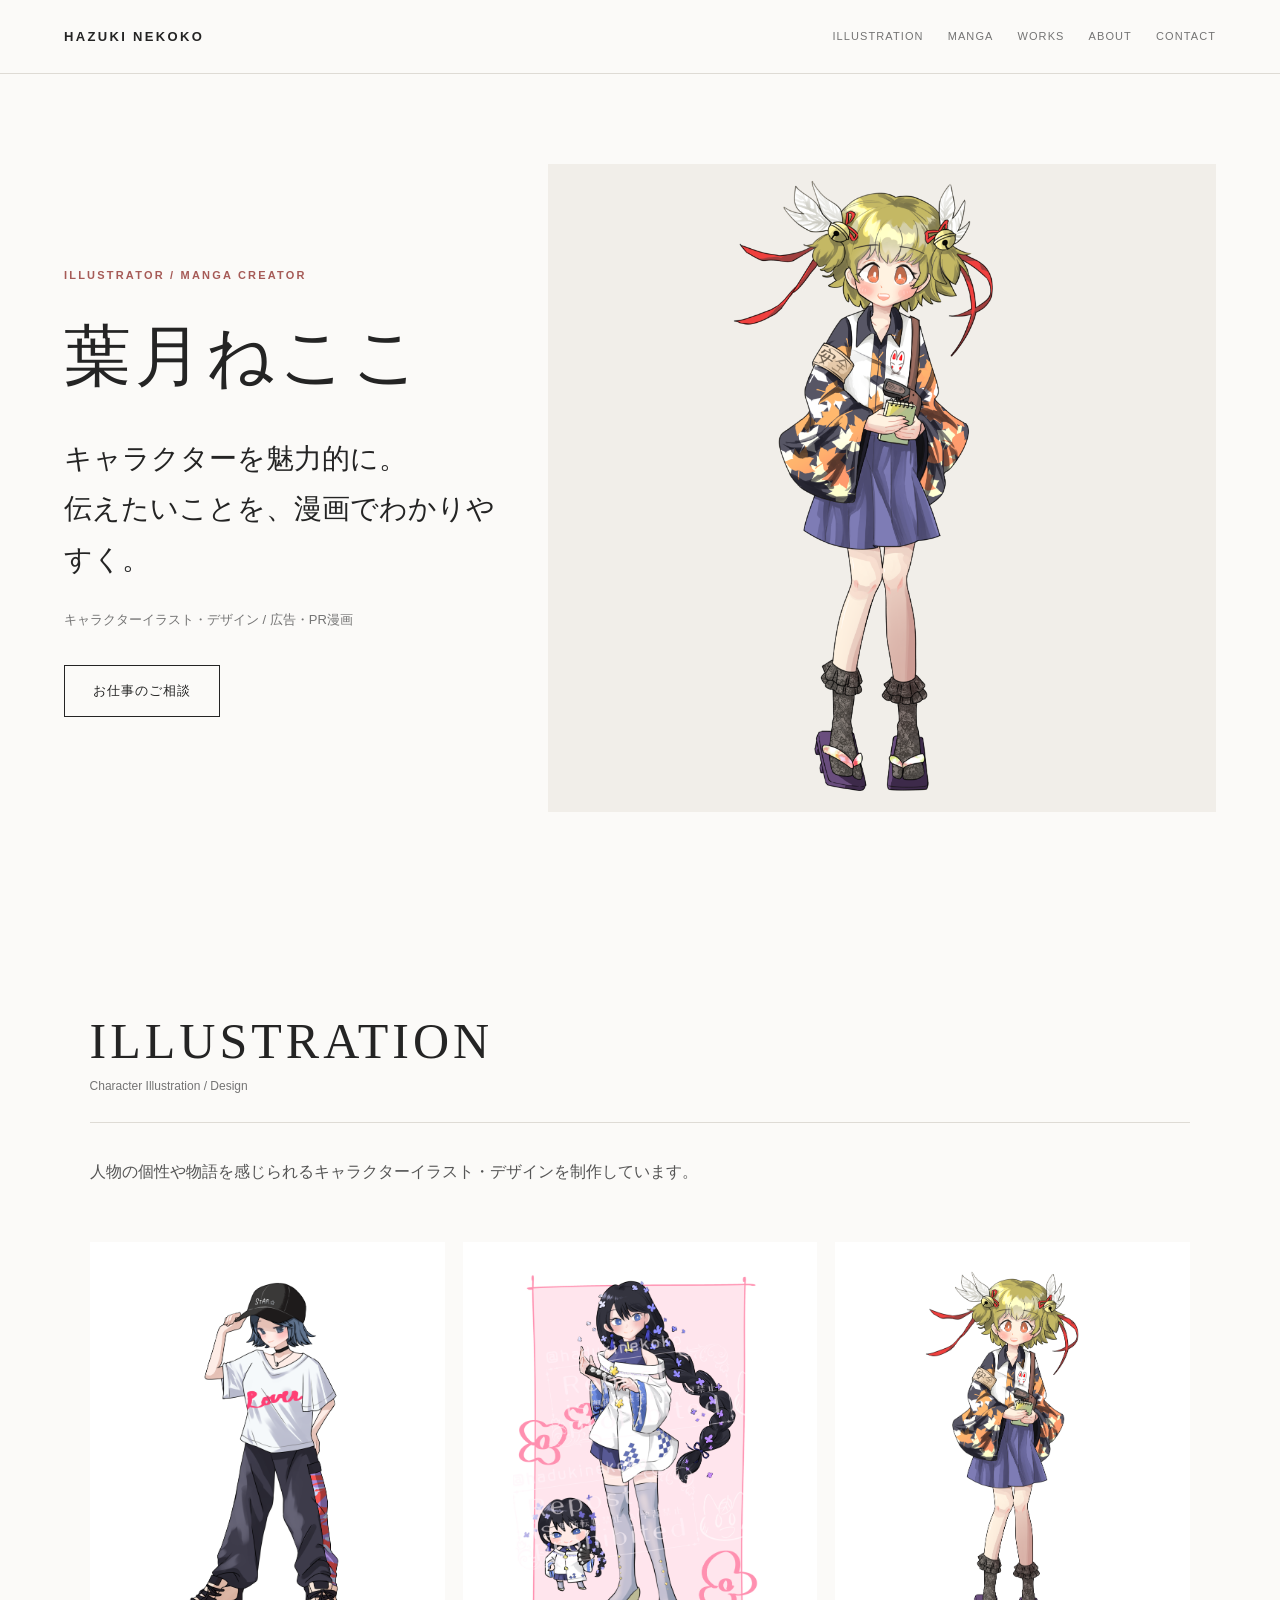
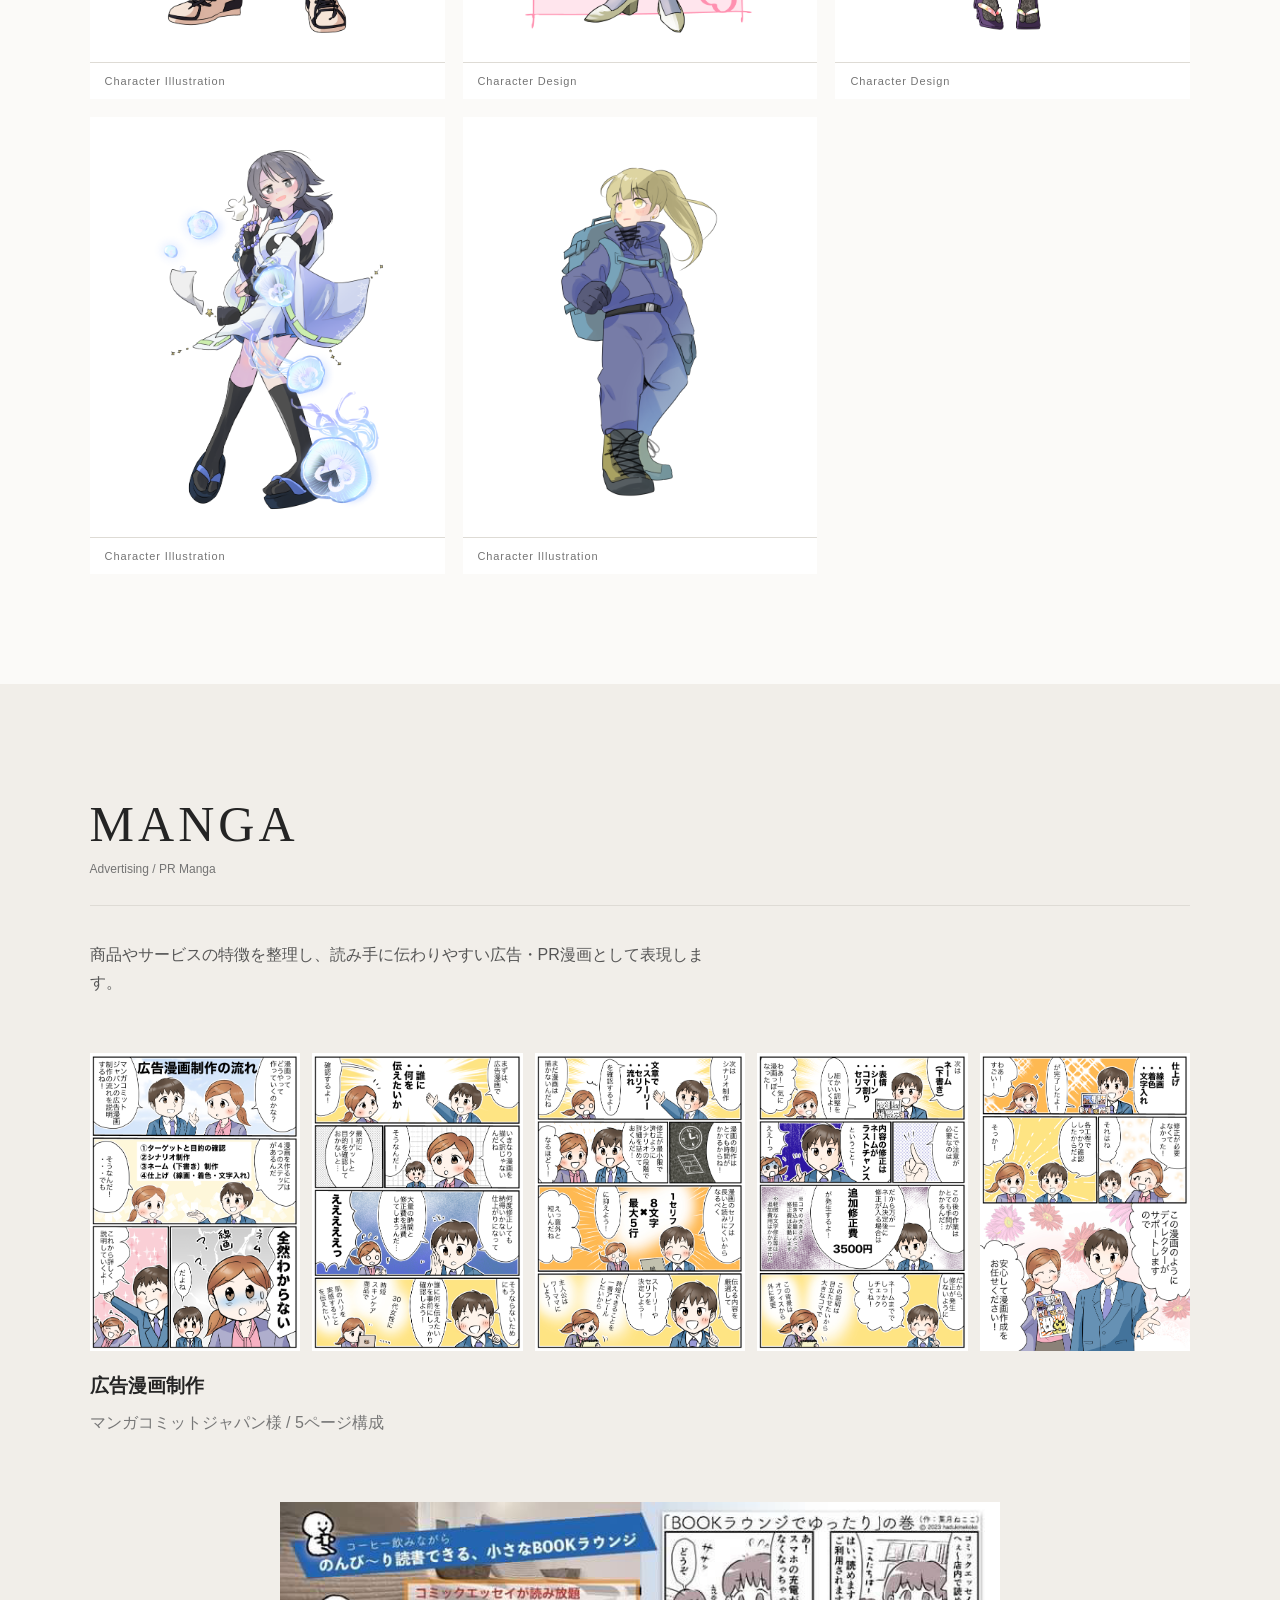
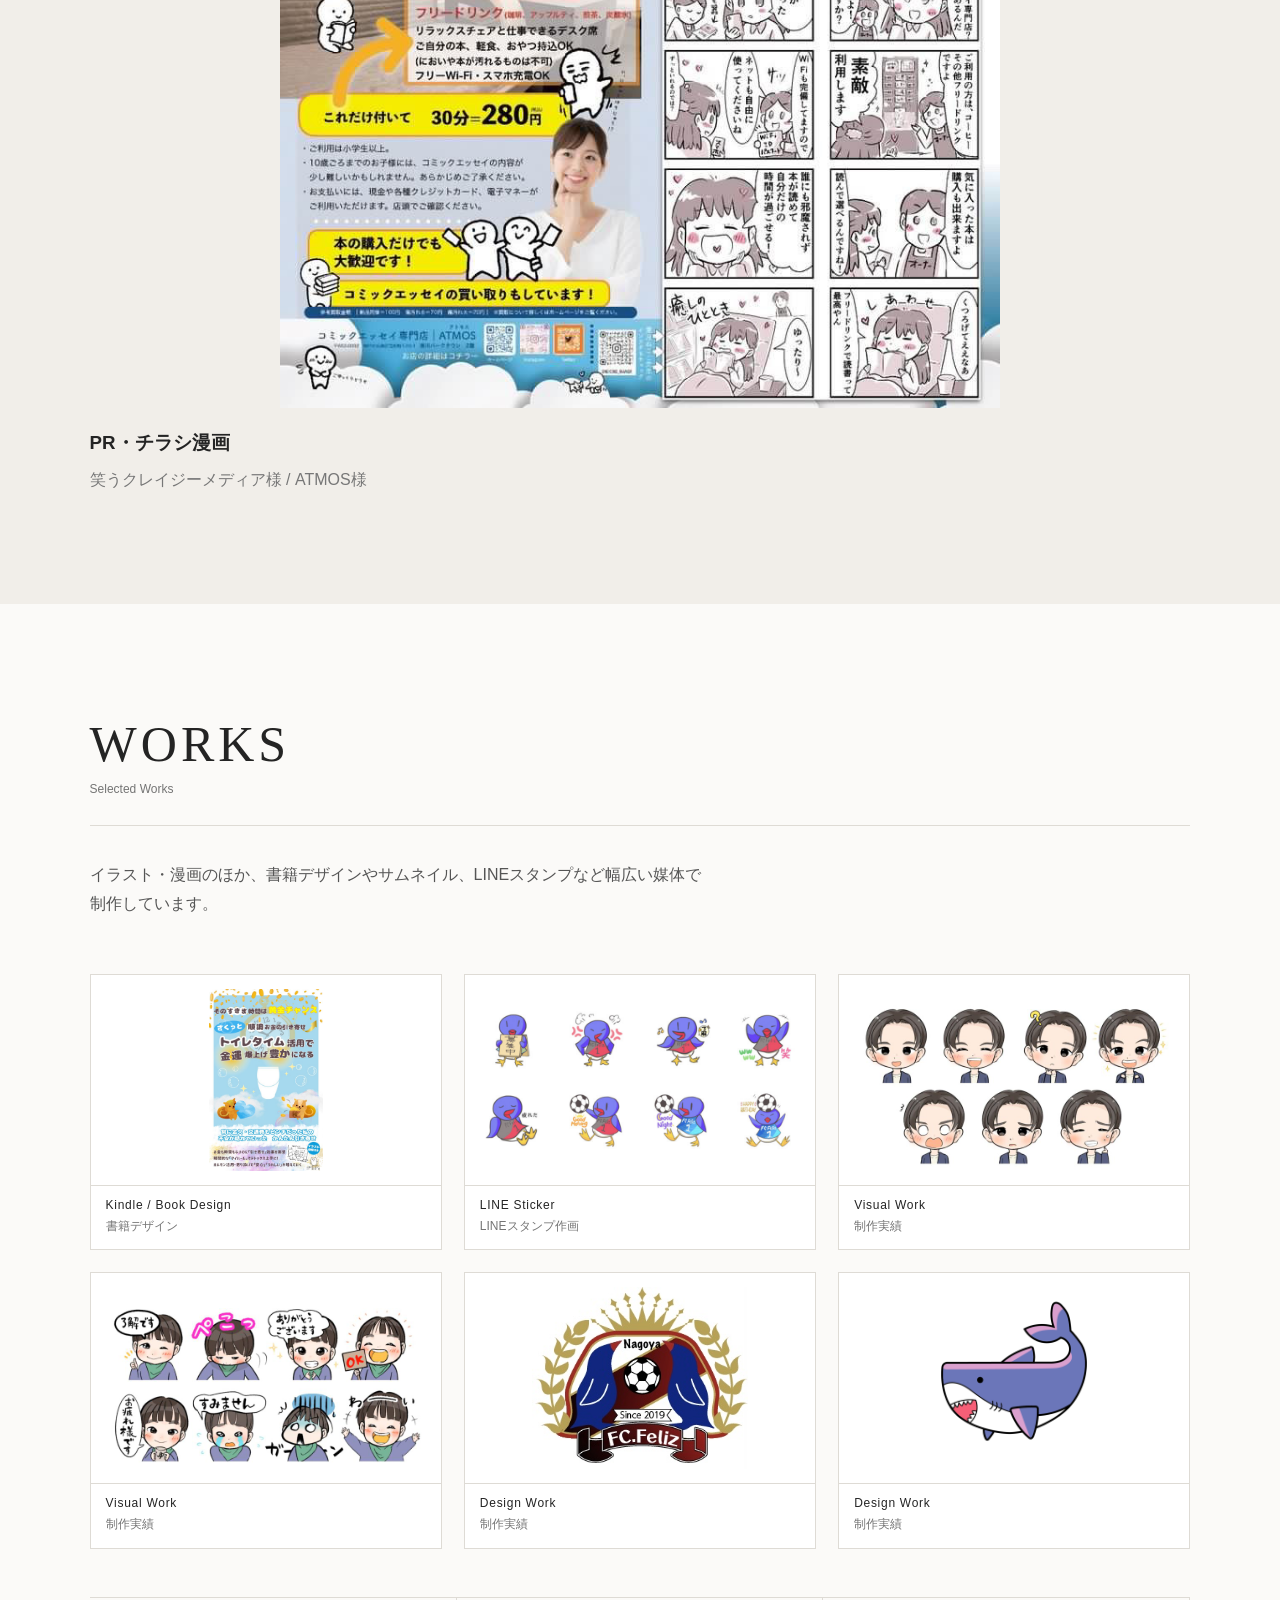
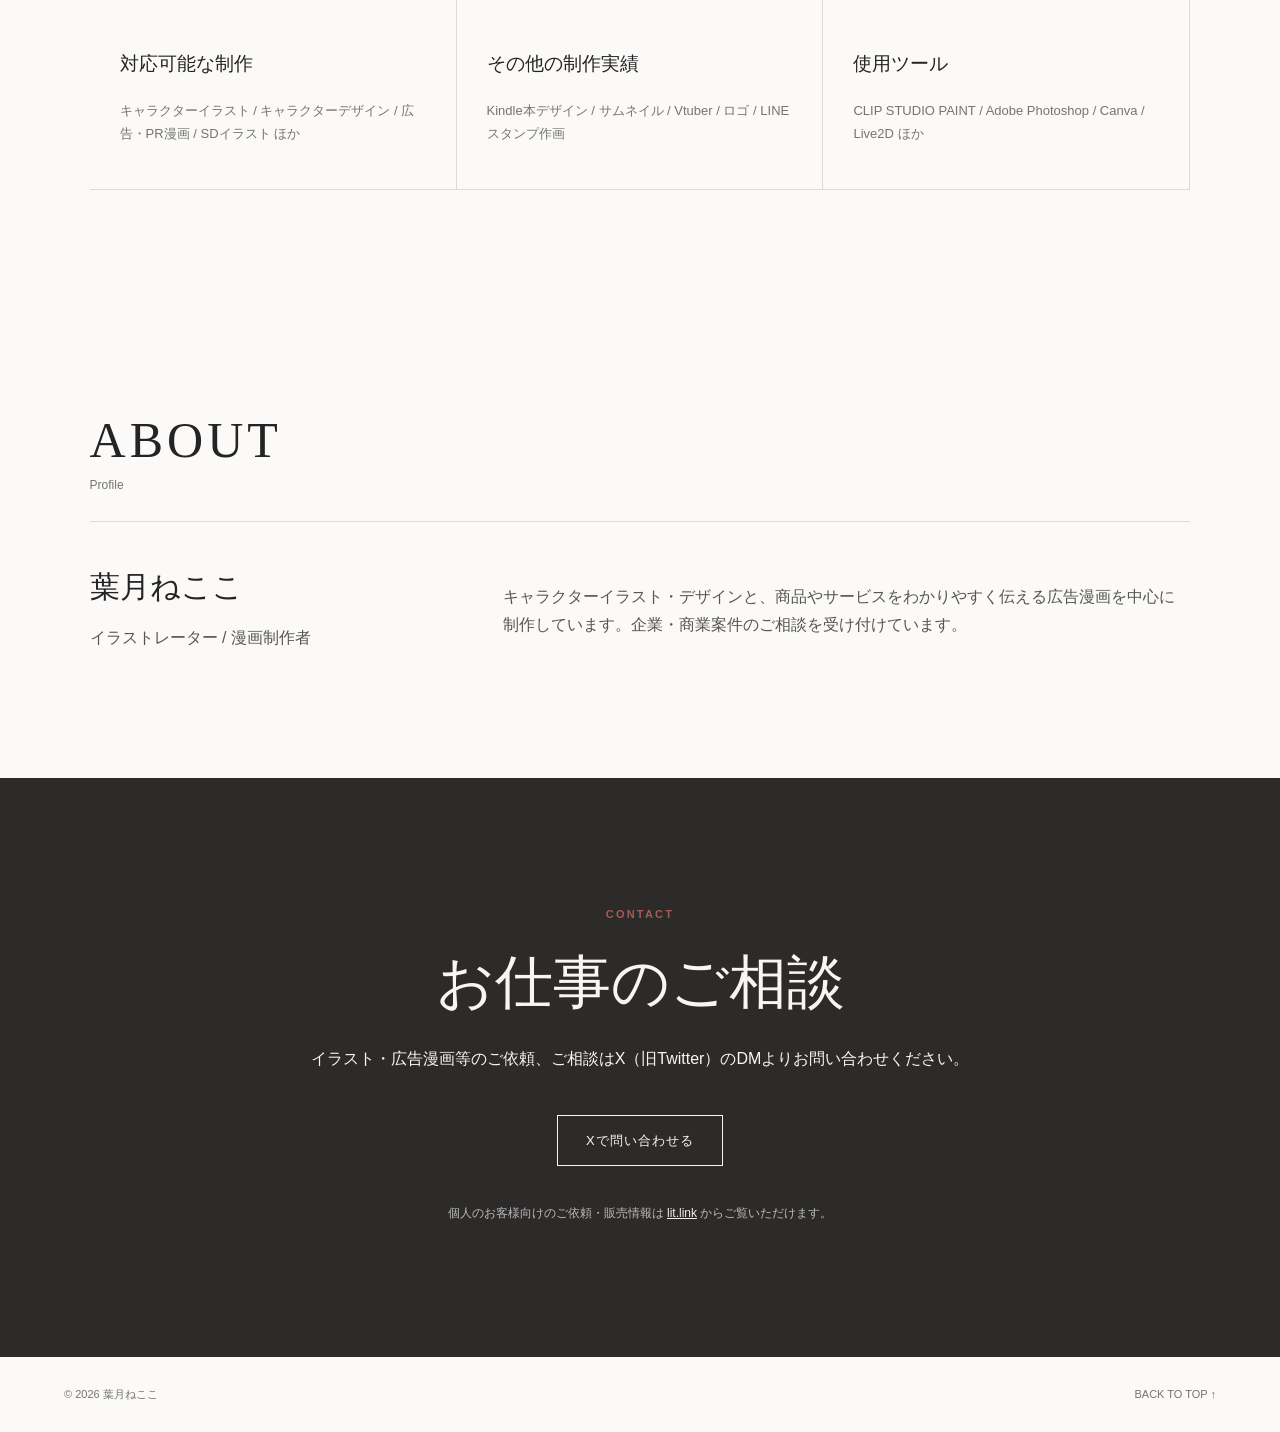
<file: index.html>
<!doctype html><html lang='ja'><head><meta charset='utf-8'><meta name='viewport' content='width=device-width,initial-scale=1'><title>葉月ねここ | Portfolio</title><meta name='description' content='葉月ねここの企業・商業案件向けポートフォリオ。キャラクターイラスト・デザイン、広告・PR漫画。'><link rel='stylesheet' href='style.css'></head><body>
<header class='header'><a class='logo' href='#top'>HAZUKI NEKOKO</a><nav><a href='#illustration'>ILLUSTRATION</a><a href='#manga'>MANGA</a><a href='#works'>WORKS</a><a href='#about'>ABOUT</a><a href='#contact'>CONTACT</a></nav></header>
<main id='top'>
<section class='hero'><div class='hero-copy'><p class='eyebrow'>ILLUSTRATOR / MANGA CREATOR</p><h1>葉月ねここ</h1><p class='lead'>キャラクターを魅力的に。<br>伝えたいことを、漫画でわかりやすく。</p><p class='sub'>キャラクターイラスト・デザイン / 広告・PR漫画</p><a class='button' href='#contact'>お仕事のご相談</a></div><div class='hero-art'><img id='hero-random-image' src='images/illustration-main.png' alt='葉月ねここ イラスト作品'></div></section>
<section id='illustration' class='section'><div class='section-head'><div><h2>ILLUSTRATION</h2><span>Character Illustration / Design</span></div></div><p class='intro'>人物の個性や物語を感じられるキャラクターイラスト・デザインを制作しています。</p><div class='gallery'><figure><img src='images/character67.png' alt='キャラクターイラスト'><figcaption>Character Illustration</figcaption></figure><figure><img src='images/asukame.png' alt='キャラクターデザイン'><figcaption>Character Design</figcaption></figure><figure><img src='images/character66.png' alt='キャラクターデザイン'><figcaption>Character Design</figcaption></figure><figure><img src='images/character65.png' alt='キャラクターイラスト'><figcaption>Character Illustration</figcaption></figure><figure><img src='images/character64.png' alt='キャラクターイラスト'><figcaption>Character Illustration</figcaption></figure></div></section>
<section id='manga' class='section soft'><div class='section-head'><div><h2>MANGA</h2><span>Advertising / PR Manga</span></div></div><p class='intro'>商品やサービスの特徴を整理し、読み手に伝わりやすい広告・PR漫画として表現します。</p><div class='manga-project'><div class='manga-pages'><img src='images/mcj1.jpg' alt='マンガコミットジャパン様 広告漫画 1ページ目'><img src='images/mcj2.jpg' alt='マンガコミットジャパン様 広告漫画 2ページ目'><img src='images/mcj3.jpg' alt='マンガコミットジャパン様 広告漫画 3ページ目'><img src='images/mcj4.jpg' alt='マンガコミットジャパン様 広告漫画 4ページ目'><img src='images/mcj5.jpg' alt='マンガコミットジャパン様 広告漫画 5ページ目'></div><h3>広告漫画制作</h3><p>マンガコミットジャパン様 / 5ページ構成</p></div><div class='manga-project atmos'><img class='manga-single' src='images/atmos.jpg' alt='ATMOS様 チラシ漫画'><h3>PR・チラシ漫画</h3><p>笑うクレイジーメディア様 / ATMOS様</p></div></section>
<section id='works' class='section'><div class='section-head'><div><h2>WORKS</h2><span>Selected Works</span></div></div><p class='intro'>イラスト・漫画のほか、書籍デザインやサムネイル、LINEスタンプなど幅広い媒体で制作しています。</p><div class='works-gallery'><figure><img src='images/works-kindle.jpg' alt='Kindle本デザイン実績'><figcaption><strong>Kindle / Book Design</strong><span>書籍デザイン</span></figcaption></figure><figure><img src='images/works-line.jpg' alt='LINEスタンプ作画実績'><figcaption><strong>LINE Sticker</strong><span>LINEスタンプ作画</span></figcaption></figure><figure><img src='images/works-piyo.jpg' alt='制作実績'><figcaption><strong>Visual Work</strong><span>制作実績</span></figcaption></figure><figure><img src='images/works-yuzora.jpg' alt='制作実績'><figcaption><strong>Visual Work</strong><span>制作実績</span></figcaption></figure><figure><img src='images/works30.jpg' alt='制作実績'><figcaption><strong>Design Work</strong><span>制作実績</span></figcaption></figure><figure><img src='images/works31.png' alt='制作実績'><figcaption><strong>Design Work</strong><span>制作実績</span></figcaption></figure></div><div class='works-info'><div><h3>対応可能な制作</h3><p>キャラクターイラスト / キャラクターデザイン / 広告・PR漫画 / SDイラスト ほか</p></div><div><h3>その他の制作実績</h3><p>Kindle本デザイン / サムネイル / Vtuber / ロゴ / LINEスタンプ作画</p></div><div><h3>使用ツール</h3><p>CLIP STUDIO PAINT / Adobe Photoshop / Canva / Live2D ほか</p></div></div></section>
<section id='about' class='section about'><div class='section-head'><div><h2>ABOUT</h2><span>Profile</span></div></div><div class='about-grid'><div><h3>葉月ねここ</h3><p>イラストレーター / 漫画制作者</p></div><p>キャラクターイラスト・デザインと、商品やサービスをわかりやすく伝える広告漫画を中心に制作しています。企業・商業案件のご相談を受け付けています。</p></div></section>
<section id='contact' class='section contact'><p class='eyebrow'>CONTACT</p><h2>お仕事のご相談</h2><p>イラスト・広告漫画等のご依頼、ご相談はX（旧Twitter）のDMよりお問い合わせください。</p><a class='button light' href='https://x.com/hazuki_draw' target='_blank' rel='noopener'>Xで問い合わせる</a><p class='personal'>個人のお客様向けのご依頼・販売情報は <a href='https://lit.link/hadukinekoko' target='_blank' rel='noopener'>lit.link</a> からご覧いただけます。</p></section>
</main><footer><span>© 2026 葉月ねここ</span><a href='#top'>BACK TO TOP ↑</a></footer><script>(function(){const images=['images/illustration-main.png','images/character67.png','images/character66.png','images/character65.png'];const image=document.getElementById('hero-random-image');if(image){image.src=images[Math.floor(Math.random()*images.length)];}})();</script></body></html>
</file>
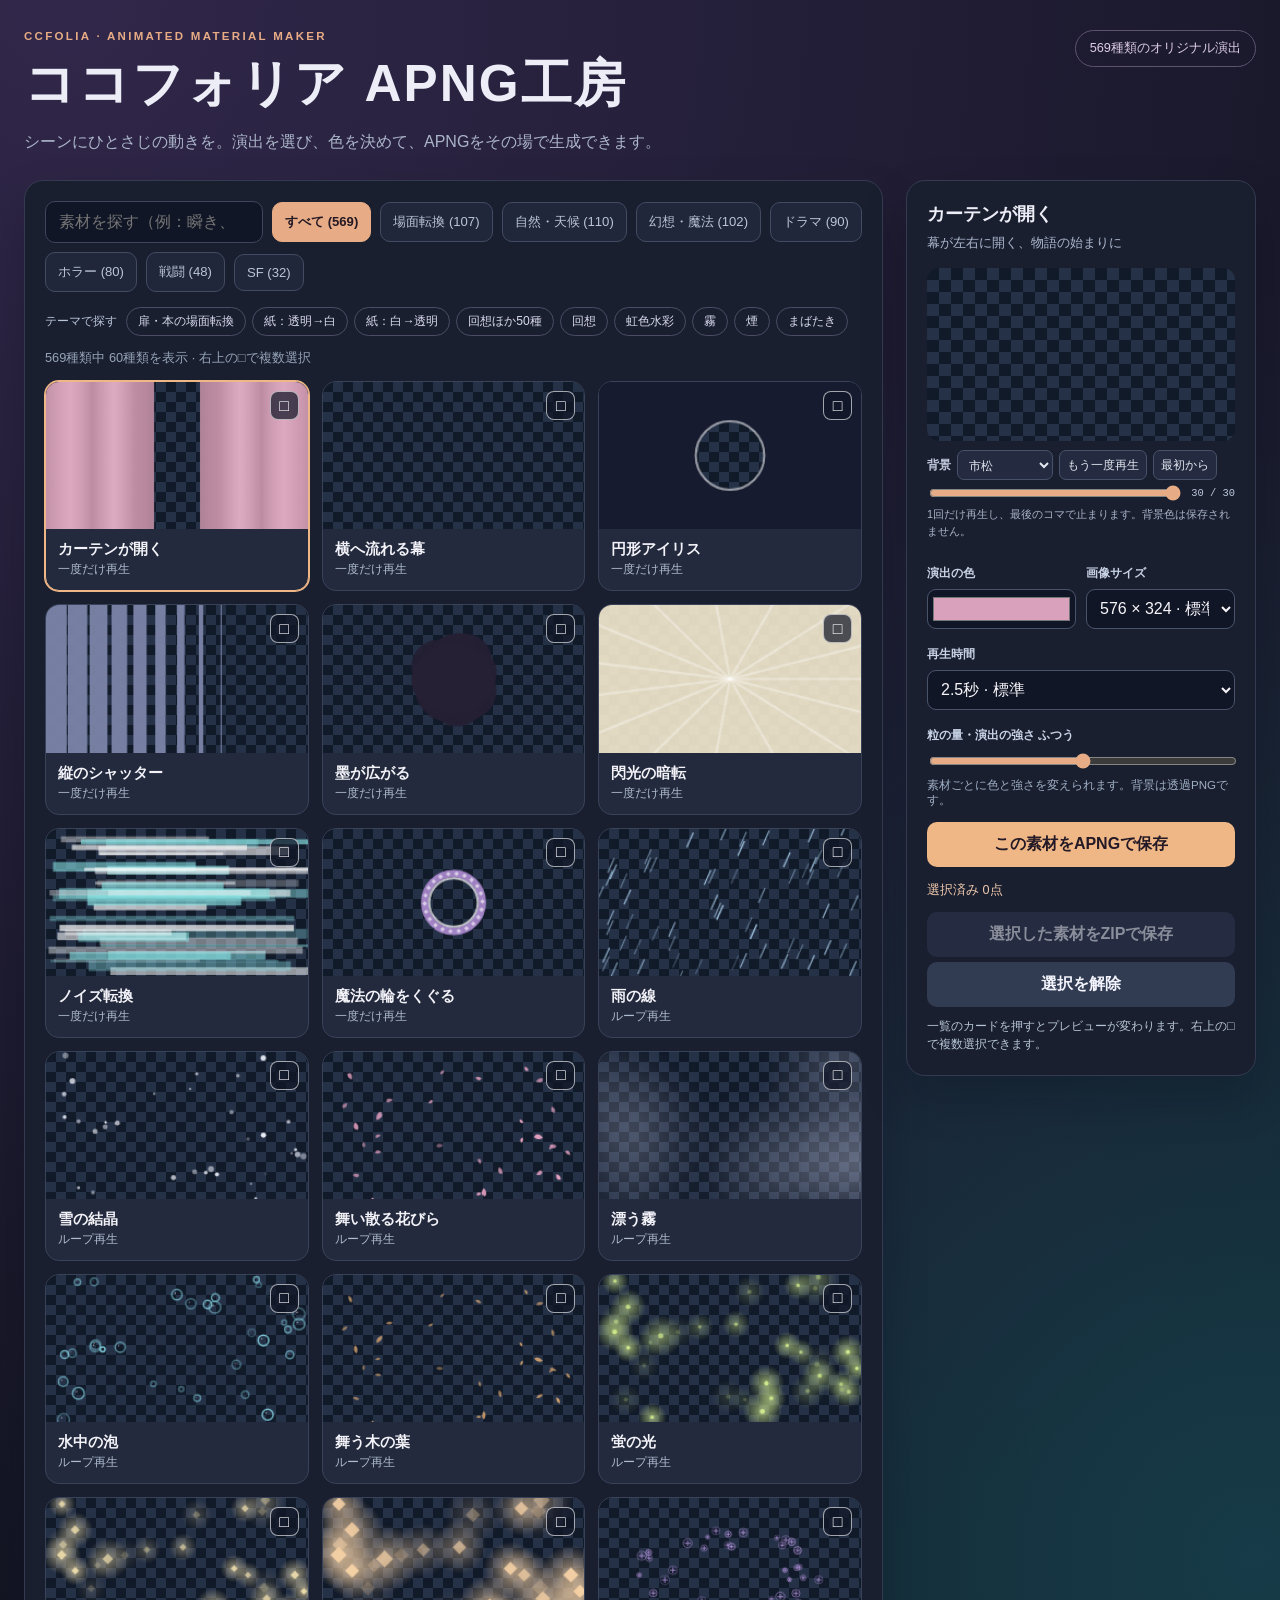
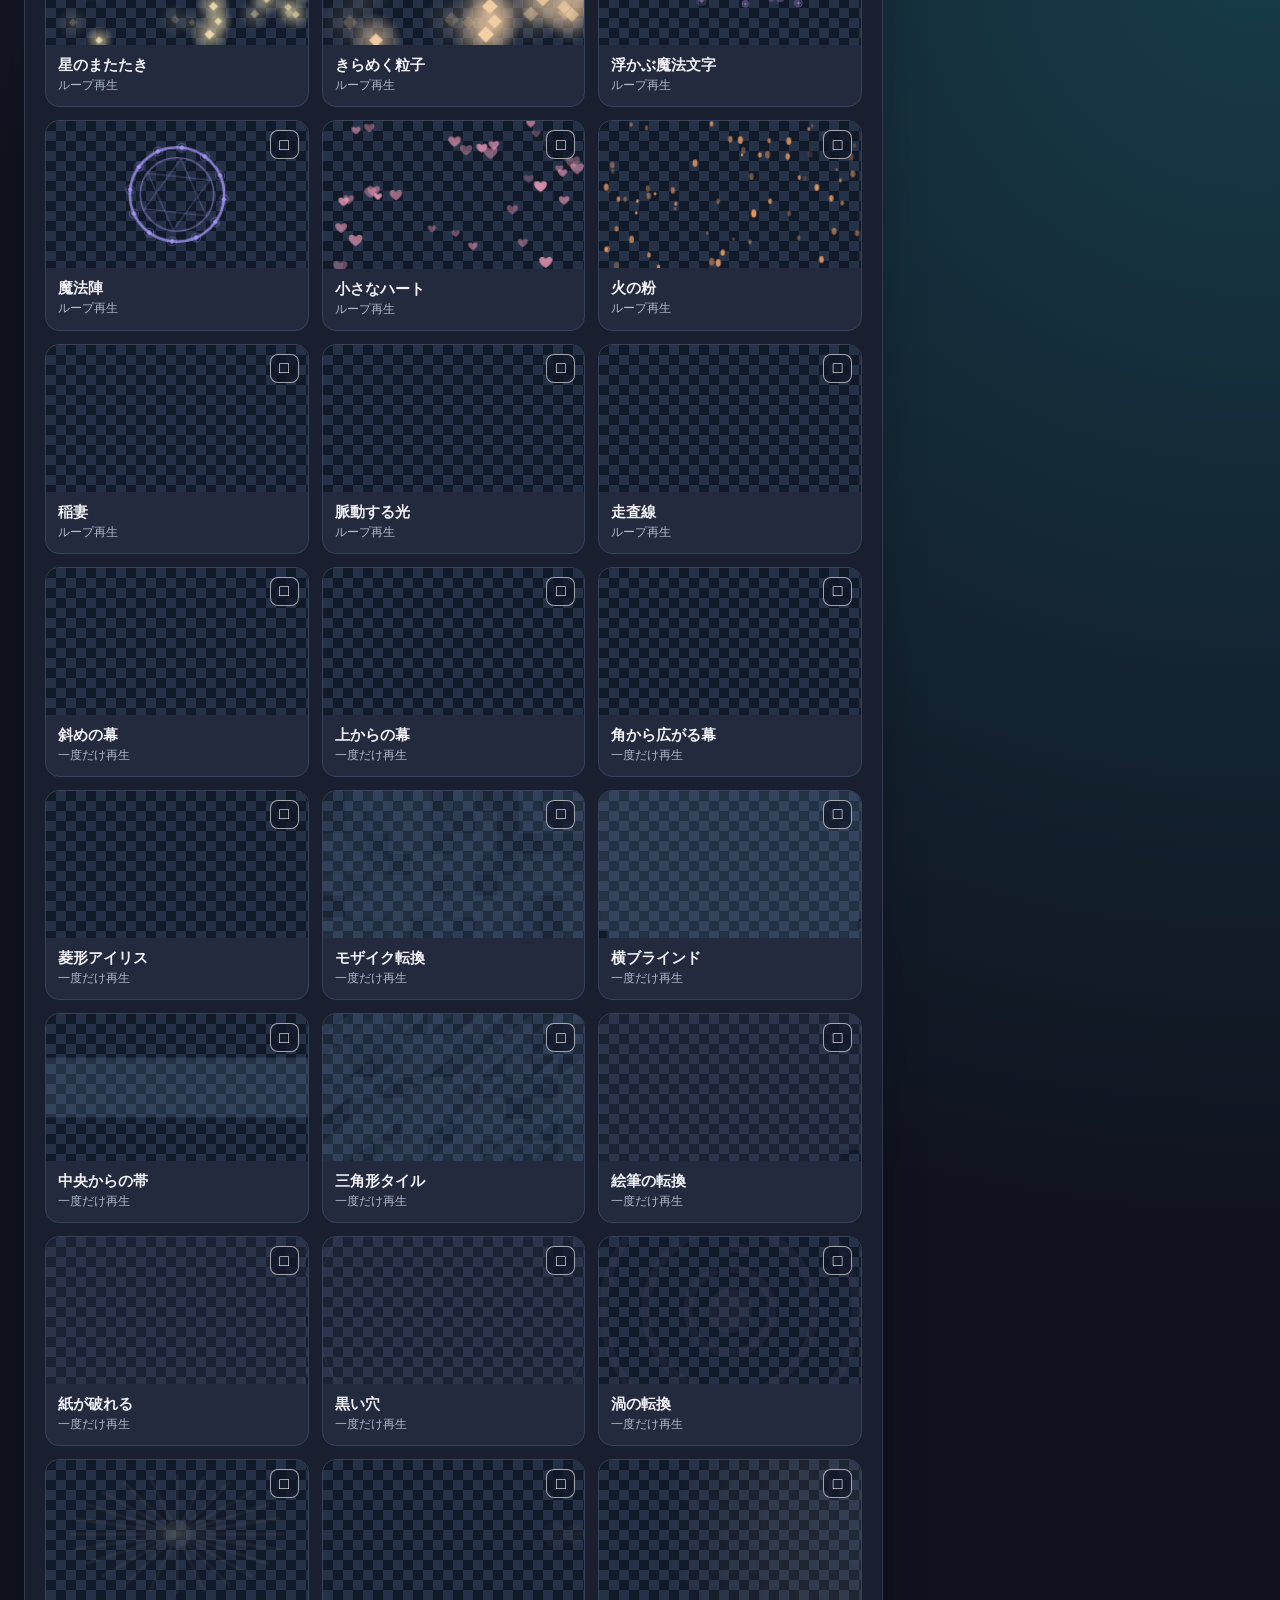
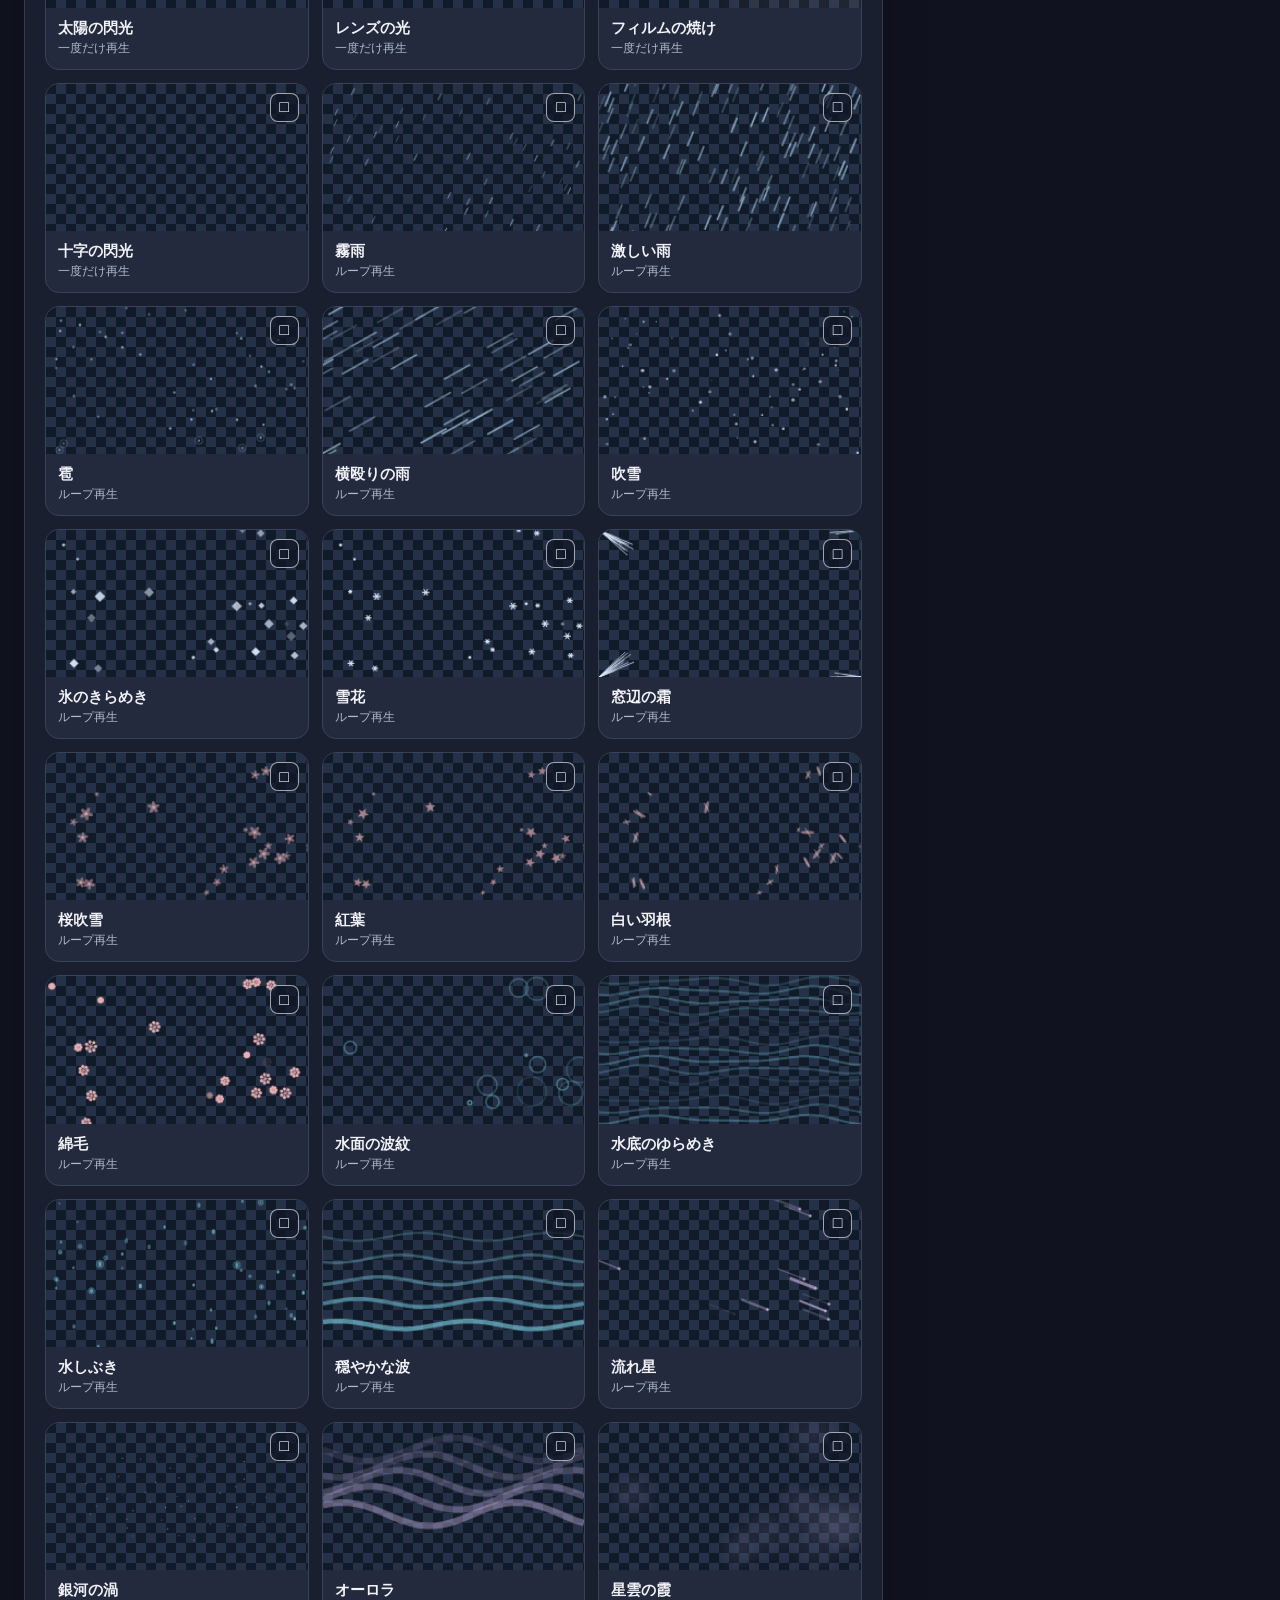
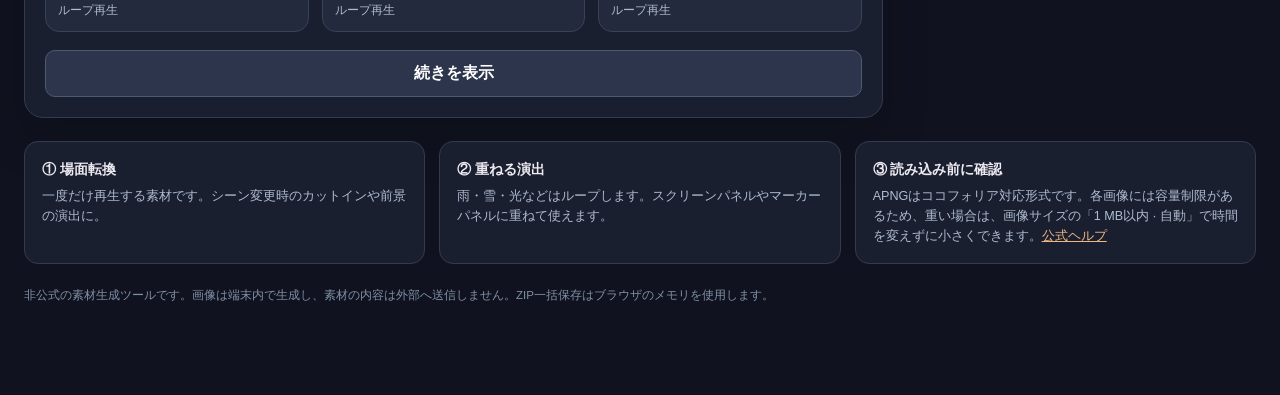
<file: apng/index.html>
<!doctype html>
<html lang="ja">
<head>
<meta charset="utf-8"><meta name="viewport" content="width=device-width,initial-scale=1"><meta name="robots" content="noindex,nofollow">
<title>ココフォリア APNG工房</title>
<style>
:root{font-family:-apple-system,BlinkMacSystemFont,"Hiragino Kaku Gothic ProN","Yu Gothic",sans-serif;color:#ecedf6;background:#10131f}*{box-sizing:border-box}body{margin:0;background:radial-gradient(circle at 5% 0,#31274a 0,transparent 33%),radial-gradient(circle at 98% 30%,#173b48 0,transparent 33%),#10131f;min-height:100vh}button,input,select{font:inherit}button{cursor:pointer}button:focus-visible,input:focus-visible,select:focus-visible{outline:2px solid #f3ba82;outline-offset:3px}.wrap{max-width:1320px;margin:auto;padding:30px 24px 80px}.top{display:flex;align-items:flex-start;justify-content:space-between;gap:20px;margin-bottom:25px}.eyebrow{font-size:.72rem;letter-spacing:.2em;color:#e7ac85;font-weight:800}h1{font-size:clamp(1.9rem,4vw,3.2rem);letter-spacing:.04em;margin:8px 0 9px}h1 span{color:#f0b786}.lead{color:#abb5c9;line-height:1.7;margin:0}.pill{border:1px solid #5e526f;color:#decde8;border-radius:99px;padding:9px 14px;font-size:.8rem;white-space:nowrap}.layout{display:grid;grid-template-columns:minmax(0,1fr) 350px;gap:23px;align-items:start}.library,.panel{background:#1a1f30;border:1px solid #343b51;border-radius:19px;box-shadow:0 22px 45px #06091036}.library{padding:20px}.toolbar{display:flex;flex-wrap:wrap;gap:9px;align-items:center;margin-bottom:15px}.search{min-width:180px;flex:1;padding:11px 13px;background:#111626;color:#fff;border:1px solid #3e465e;border-radius:10px}.filter{border:1px solid #424b62;border-radius:10px;color:#bbc5d8;background:#20273a;padding:10px 12px;font-size:.82rem}.filter.active{background:#e7ac85;border-color:#e7ac85;color:#241925;font-weight:800}.count{color:#95a4b7;font-size:.8rem;margin:0 0 14px}.more{display:block;width:100%;margin-top:18px;padding:12px;border:1px solid #4d5a73;border-radius:10px;background:#2c354c;color:#fff;font-weight:800}.more[hidden]{display:none}.cards{display:grid;grid-template-columns:repeat(3,minmax(0,1fr));gap:13px}.card{position:relative;text-align:left;border:1px solid #384258;border-radius:14px;background:#232a3d;color:#f2f2f8;padding:0;overflow:hidden;transition:transform .16s,border-color .16s}.card:hover{transform:translateY(-2px);border-color:#bd9caa}.card.active{border-color:#f0b786;box-shadow:0 0 0 1px #f0b786}.card canvas{display:block;width:100%;aspect-ratio:16/9;background-color:#111a29;background-image:linear-gradient(45deg,#253147 25%,transparent 25%),linear-gradient(-45deg,#253147 25%,transparent 25%),linear-gradient(45deg,transparent 75%,#253147 75%),linear-gradient(-45deg,transparent 75%,#253147 75%);background-size:20px 20px;background-position:0 0,0 10px,10px -10px,-10px 0}.card-text{padding:11px 12px 13px}.card-title{display:block;font-size:.92rem;font-weight:800}.card-sub{display:block;font-size:.72rem;color:#aebbd0;margin-top:3px}.check{position:absolute;right:9px;top:9px;width:29px;height:29px;border:1px solid #ffffff9c;border-radius:8px;background:#111728b8;color:#fff;display:grid;place-items:center;font-size:1rem}.check.on{background:#e7ac85;border-color:#e7ac85;color:#211626}.panel{position:sticky;top:16px;padding:20px}.panel h2{font-size:1.15rem;margin:0 0 7px}.panel p{font-size:.8rem;line-height:1.55;color:#acb8ce;margin:0 0 15px}.previewbox{border-radius:12px;overflow:hidden;background-color:#111a29;background-image:linear-gradient(45deg,#253147 25%,transparent 25%),linear-gradient(-45deg,#253147 25%,transparent 25%),linear-gradient(45deg,transparent 75%,#253147 75%),linear-gradient(-45deg,transparent 75%,#253147 75%);background-size:24px 24px;background-position:0 0,0 12px,12px -12px,-12px 0}.previewbox canvas{display:block;width:100%;aspect-ratio:16/9}.panel label{display:block;font-size:.77rem;font-weight:800;color:#c7d2e5;margin:17px 0 7px}.controlrow{display:grid;grid-template-columns:1fr 1fr;gap:10px}.panel select,.panel input[type=color]{width:100%;height:40px;background:#111626;color:#f7f5fa;border:1px solid #49546c;border-radius:9px;padding:6px 9px}.panel input[type=color]{padding:3px;cursor:pointer}.panel input[type=range]{width:100%;accent-color:#e7ac85}.hint{font-size:.72rem;color:#9eaec2;margin-top:5px}.primary,.secondary{width:100%;border:0;border-radius:10px;padding:12px 13px;font-weight:800;margin-top:14px}.primary{background:#f0b786;color:#241926}.primary:hover{background:#ffd1a5}.secondary{background:#313b52;color:#f2f3fc;margin-top:8px}.secondary:hover{background:#42506c}button:disabled{opacity:.52;cursor:wait}.selection{color:#eec9ad;font-size:.79rem;min-height:22px;margin-top:15px}.status{font-size:.77rem;color:#b6c6d5;line-height:1.5;min-height:38px;margin-top:10px}.help{display:grid;grid-template-columns:repeat(3,1fr);gap:14px;margin-top:23px}.help article{background:#1a1f30;border:1px solid #343b51;border-radius:14px;padding:17px;color:#aebbd0;line-height:1.6;font-size:.79rem}.help strong{display:block;color:#eeeaf1;font-size:.85rem;margin-bottom:5px}.help a{color:#f0b786}.empty{grid-column:1/-1;padding:45px;text-align:center;color:#b2bdd0}.foot{font-size:.72rem;color:#8190a5;margin-top:24px}@media(max-width:1050px){.cards{grid-template-columns:repeat(2,minmax(0,1fr))}.layout{grid-template-columns:minmax(0,1fr) 320px}}@media(max-width:760px){.wrap{padding:22px 14px 60px}.top{display:block}.pill{display:inline-block;margin-top:14px}.layout{display:flex;flex-direction:column-reverse}.panel{position:static;width:100%}.library{width:100%}.help{grid-template-columns:1fr}}@media(max-width:470px){.cards{grid-template-columns:1fr 1fr;gap:9px}.card-title{font-size:.8rem}.card-sub{font-size:.66rem}.card-text{padding:9px}.toolbar{gap:6px}.filter{padding:8px;font-size:.74rem}.search{flex-basis:100%}}
.collections{display:flex;flex-wrap:wrap;gap:6px;align-items:center;margin:0 0 14px}.collections span{font-size:.74rem;color:#b8c4d8;margin-right:3px}.feature{border:1px solid #4c4d64;border-radius:18px;padding:5px 11px;text-decoration:none;color:#d9d9ee;font-size:.76rem}.feature:hover,.feature[aria-current=true]{background:#3a354e;color:#ffdcbe;border-color:#bc93a7}.feature:focus-visible{outline:2px solid #f3ba82;outline-offset:2px}.previewbox[data-backdrop=light]{background:#f2ece3}.previewbox[data-backdrop=dark]{background:#1d2330}.previewtools{display:flex;gap:6px;align-items:center;flex-wrap:wrap;margin:9px 0 3px}.panel .previewtools label{margin:0;color:#bfc8da}.panel .previewtools select,.previewtools button{border:1px solid #47526a;border-radius:7px;background:#242b40;color:#e4e7f0;font-size:.73rem;height:30px;padding:3px 7px;width:auto}.previewtools button:hover{background:#39425c}.scrub{display:flex;align-items:center;gap:8px}.scrub input{flex:1;min-width:0}.scrub output{font: .65rem ui-monospace,monospace;white-space:nowrap;color:#bac8da}.panel .previewnote{font-size:.68rem;color:#a8b4c7;margin:3px 0 8px}.card-text{display:block}@media(min-width:761px) and (max-height:870px){.panel{max-height:calc(100vh - 32px);max-height:calc(100dvh - 32px);overflow-y:auto;overscroll-behavior:contain}}
.previewbox[data-matte=yes][data-backdrop=grid],.card[data-matte=yes] canvas{background:#9aa5b1;background-image:conic-gradient(#b8c1ca 25%,transparent 0 50%,#b8c1ca 0 75%,transparent 0);background-size:20px 20px;background-position:0 0}.panel input[type=color]:disabled{cursor:default;opacity:1}.panel [hidden]{display:none!important}.stage-cue{display:flex;flex-wrap:wrap;gap:4px 8px;align-items:center;color:#edd3b9;font-size:.79rem;line-height:1.55;margin:7px 0 5px}.stage-cue[hidden],.stage-cue button[hidden]{display:none}.stage-cue button{font-size:.79rem;color:#f4d1ad;background:transparent;border:0;border-bottom:1px dotted #a68c85;white-space:nowrap;padding:1px 0}
</style>
</head>
<body><main class="wrap">
<header class="top"><div><div class="eyebrow">CCFOLIA · ANIMATED MATERIAL MAKER</div><h1>ココフォリア APNG工房</h1><p class="lead">シーンにひとさじの動きを。演出を選び、色を決めて、APNGをその場で生成できます。</p></div><div class="pill"><span id="totalCount">569</span>種類のオリジナル演出</div></header>
<div class="layout"><section class="library" aria-label="素材一覧"><div class="toolbar"><input id="search" class="search" type="search" placeholder="素材を探す（例：瞬き、思い出す、虹色）" aria-label="素材を検索"><button class="filter active" data-filter="all">すべて</button><button class="filter" data-filter="transition">場面転換</button><button class="filter" data-filter="weather">自然・天候</button><button class="filter" data-filter="fantasy">幻想・魔法</button><button class="filter" data-filter="dramatic">ドラマ</button><button class="filter" data-filter="horror">ホラー</button><button class="filter" data-filter="combat">戦闘</button><button class="filter" data-filter="cyber">SF</button></div><nav class="collections" aria-label="テーマ別の素材"><span>テーマで探す</span><a class="feature" href="#doors-books" data-feature="doors-books">扉・本の場面転換</a><a class="feature" href="#page-turn" data-feature="page-turn">紙：透明→白</a><a class="feature" href="#page-reveal" data-feature="page-reveal">紙：白→透明</a><a class="feature" href="#new" data-feature="new">回想ほか50種</a><a class="feature" href="#recall" data-feature="recall">回想</a><a class="feature" href="#watercolor" data-feature="watercolor">虹色水彩</a><a class="feature" href="#mist" data-feature="mist">霧</a><a class="feature" href="#smoke" data-feature="smoke">煙</a><a class="feature" href="#blink" data-feature="blink">まばたき</a></nav><p class="count" id="count"></p><div class="cards" id="cards"></div><button id="loadMore" class="more" hidden>続きを表示</button></section>
<aside class="panel"><h2 id="selectedTitle">カーテンが開く</h2><p id="selectedDescription">幕が左右に開く、物語の始まりに。</p><div class="previewbox" id="previewBox" data-backdrop="grid"><canvas id="preview" width="640" height="360" aria-label="選んだ演出のプレビュー"></canvas></div><div class="stage-cue" id="stageCue" hidden><span id="stageTiming"></span><button type="button" id="pageInverse" hidden></button><button type="button" id="stagePair" hidden></button></div><div class="previewtools"><label for="backdrop">背景</label><select id="backdrop"><option value="grid" selected>市松</option><option value="light">明るい背景</option><option value="dark">暗い背景</option></select><button type="button" id="playPreview">一時停止</button><button type="button" id="restartPreview">最初から</button></div><div class="scrub"><input type="range" id="previewFrame" min="0" max="29" value="0" step="1" aria-label="プレビューのコマ"><output id="frameLabel" for="previewFrame">1 / 30</output></div><p class="previewnote" id="previewNote">プレビューは繰り返し再生します。背景色は保存されません。</p><div class="controlrow"><div><label for="color" id="colorLabel">演出の色</label><input id="color" type="color" value="#d9a1bb"></div><div><label for="size">画像サイズ</label><select id="size"><option value="auto">1 MB以内 · 自動</option><option value="384">384 × 216 · 軽量</option><option value="576" selected>576 × 324 · 標準</option><option value="768">768 × 432 · 高画質</option></select></div></div><label for="duration">再生時間</label><select id="duration"><option value="1.5">1.5秒 · 速い</option><option value="2.5" selected>2.5秒 · 標準</option><option value="4">4秒 · ゆっくり</option></select><div id="densityBlock"><label for="density"><span id="densityLabel">粒の量・演出の強さ</span> <span id="densityValue">ふつう</span></label><input id="density" type="range" min="1" max="3" value="2" step="1"></div><div class="hint" id="materialHint">素材ごとに色と強さを変えられます。背景は透過PNGです。</div><button id="downloadOne" class="primary">この素材をAPNGで保存</button><div class="selection" id="selection">選択済み 0点</div><button id="downloadZip" class="secondary" disabled>選択した素材をZIPで保存</button><button id="clearSelection" class="secondary" style="margin-top:5px">選択を解除</button><div id="status" class="status" role="status" aria-live="polite">一覧のカードを押すとプレビューが変わります。右上の□で複数選択できます。</div></aside></div>
<section class="help"><article><strong>① 場面転換</strong>一度だけ再生する素材です。シーン変更時のカットインや前景の演出に。</article><article><strong>② 重ねる演出</strong>雨・雪・光などはループします。スクリーンパネルやマーカーパネルに重ねて使えます。</article><article><strong>③ 読み込み前に確認</strong>APNGはココフォリア対応形式です。各画像には容量制限があるため、重い場合は、画像サイズの「1 MB以内 · 自動」で時間を変えずに小さくできます。<a href="https://docs.ccfolia.com/" target="_blank" rel="noopener">公式ヘルプ</a></article></section><p class="foot">非公式の素材生成ツールです。画像は端末内で生成し、素材の内容は外部へ送信しません。ZIP一括保存はブラウザのメモリを使用します。</p>
</main><script>
const presets=[
  ['curtain','カーテンが開く','幕が左右に開く、物語の始まりに','transition','#d9a1bb'],
  ['wipe','横へ流れる幕','スッと横切るシンプルな場面転換','transition','#d7b27a'],
  ['iris','円形アイリス','暗転して丸く視界が開く','transition','#171b30'],
  ['shutter','縦のシャッター','細い板が順に現れて消える','transition','#7d85a9'],
  ['ink','墨が広がる','不穏な黒い染みが画面を覆う','transition','#252034'],
  ['flash','閃光の暗転','光が一瞬すべてを包み込む','transition','#fff4d7'],
  ['glitch','ノイズ転換','画面が乱れて切り替わる','transition','#88e1e2'],
  ['portal','魔法の輪をくぐる','光の輪が膨らみ景色を覆う','transition','#c29ae6'],
  ['rain','雨の線','静かに降り続く雨','weather','#b2d8f4'],
  ['snow','雪の結晶','ゆっくり落ちる雪','weather','#f4f6ff'],
  ['petals','舞い散る花びら','春や別れのシーンに','weather','#eea7c7'],
  ['fog','漂う霧','薄い靄が流れる','weather','#c2c7df'],
  ['bubbles','水中の泡','海や水族館の場面に','weather','#88d7e6'],
  ['leaves','舞う木の葉','風に揺れる秋の気配','weather','#e0aa75'],
  ['fireflies','蛍の光','夜の景色に小さな灯り','fantasy','#d0e98d'],
  ['stars','星のまたたき','静かな夜に細かな光','fantasy','#e9d9aa'],
  ['sparkles','きらめく粒子','祝福や発見の瞬間に','fantasy','#f4d0a5'],
  ['runes','浮かぶ魔法文字','円を描いて巡る小さな紋様','fantasy','#bb99e4'],
  ['circle','魔法陣','回転する二重の魔法陣','fantasy','#ab9eff'],
  ['hearts','小さなハート','やわらかな恋の演出','fantasy','#f29cb8'],
  ['embers','火の粉','炎の気配を画面に重ねる','dramatic','#f4a164'],
  ['lightning','稲妻','不穏な夜を裂く閃光','dramatic','#b9c9ff'],
  ['pulse','脈動する光','緊張感のある場面に','dramatic','#db657b'],
  ['scan','走査線','機械や近未来の演出','dramatic','#8ad7d9']
].map(([id,name,desc,category,color])=>({id,name,desc,category,color}));
// 19の描画テーマに4種類ずつ、形と動きを変えた独立した素材を追加。
const extraGroups=[
  ['sweep','transition','#b79cd8',[
    ['diagonal_wipe','斜めの幕','斜めに流れて画面を覆う'],['vertical_wipe','上からの幕','上から降りる場面転換'],['corner_sweep','角から広がる幕','隅から広がる扇形'],['diamond_iris','菱形アイリス','菱形の視界が開く']]],
  ['tiles','transition','#7399b9',[
    ['mosaic_tiles','モザイク転換','小さなタイルが順に点灯'],['horizontal_blinds','横ブラインド','細い帯が交互に走る'],['center_bars','中央からの帯','中央から上下へ広がる'],['triangle_tiles','三角形タイル','三角片が画面を埋める']]],
  ['cut','transition','#49445e',[
    ['brush_strokes','絵筆の転換','太い筆跡が横切る'],['paper_tear','紙が破れる','裂け目が広がる'],['black_hole','黒い穴','中央に吸い込まれる暗転'],['spiral_wipe','渦の転換','渦を描いて視界が変わる']]],
  ['flare','transition','#f1d4a0',[
    ['sunburst_transition','太陽の閃光','光線が一斉に広がる'],['lens_flare_transition','レンズの光','丸い光が横切る'],['film_burn','フィルムの焼け','端から色が焼き付く'],['cross_flash','十字の閃光','十字の光が一瞬広がる']]],
  ['rainstorm','weather','#a9cde5',[
    ['drizzle','霧雨','細く穏やかな雨'],['downpour','激しい雨','密度の高い土砂降り'],['hail','雹','小さな氷粒が跳ねる'],['sideways_rain','横殴りの雨','風に流される雨線']]],
  ['frost','weather','#dceaff',[
    ['snowstorm','吹雪','風に渦巻く雪'],['ice_crystals','氷のきらめき','鋭い光を持つ氷片'],['snowflakes','雪花','六角形の結晶が舞う'],['frost_edges','窓辺の霜','四隅から広がる霜模様']]],
  ['flora','weather','#e8b0b3',[
    ['sakura','桜吹雪','桜の花びらが流れる'],['maple','紅葉','楓の葉が舞う'],['feathers','白い羽根','羽根がゆっくり落ちる'],['dandelions','綿毛','タンポポの綿毛が飛ぶ']]],
  ['water','weather','#79cbdc',[
    ['ripples','水面の波紋','小さな円が次々広がる'],['caustics','水底のゆらめき','水の光が揺れる'],['splash','水しぶき','水滴が跳ねる'],['waves','穏やかな波','横に流れる波線']]],
  ['cosmos','fantasy','#d2bceb',[
    ['shooting_stars','流れ星','夜空を横切る光跡'],['galaxy','銀河の渦','星が螺旋を描く'],['aurora','オーロラ','光の帯が揺れる'],['nebula','星雲の霞','宇宙の雲が漂う']]],
  ['arcana','fantasy','#b6a0ed',[
    ['pentagram','五芒星','ゆっくり回る星の紋章'],['constellation','星座の線','星が結び合わされる'],['orbit_glyphs','巡る紋様','魔法の記号が軌道を巡る'],['crystals','浮遊水晶','透明な結晶が浮かぶ']]],
  ['spirits','fantasy','#b4e4d1',[
    ['wisps','鬼火','小さな光がゆらめく'],['butterflies','光の蝶','蝶がふわりと飛ぶ'],['floating_candles','浮かぶ灯火','温かな灯りが昇る'],['dream_orbs','夢の泡','淡い光球が漂う']]],
  ['celebrate','fantasy','#ebc895',[
    ['confetti','紙吹雪','色紙が踊る'],['ribbons','祝福のリボン','細いリボンが流れる'],['fireworks','小さな花火','光の輪が弾ける'],['lanterns','灯籠の光','灯りがゆっくり昇る']]],
  ['danger','dramatic','#d16d83',[
    ['red_drops','赤い雫','落ちる赤いしずく'],['red_slashes','鋭い斬撃','斜めに走る光の傷'],['warning','警告の三角','点滅する三角形'],['shattered_glass','砕ける硝子','破片が外へ飛び散る']]],
  ['tech','dramatic','#75d4d8',[
    ['digital_grid','デジタル格子','光る格子が流れる'],['code_rain','数字の雨','データの列が降る'],['radar','レーダー','円を走る探索線'],['pixel_dust','ピクセル崩壊','四角い粒が散る']]],
  ['motion','dramatic','#e4c0ae',[
    ['speed_lines','疾走線','端から伸びる速度線'],['impact_rays','衝撃の光線','中心から放射する衝撃'],['shockwave','衝撃波','広がる円形の波'],['focus_tunnel','集中線のトンネル','視線を中央へ集める']]],
  ['horror','dramatic','#8f83aa',[
    ['tendrils','伸びる影','黒い影が這い寄る'],['blinking_eye','開く眼','大きな眼が一瞬開く'],['creeping_dark','迫る暗闇','四隅から闇が浸食する'],['tv_static','砂嵐','細かなノイズが揺れる']]],
  ['atmosphere','weather','#e6d4ae',[
    ['sunbeams','木漏れ日の筋','柔らかな日差しが差す'],['ash','灰の舞い','静かな灰が落ちる'],['wind_trails','風の線','空気が流れる軌跡'],['pollen','花粉の光','金色の粒が漂う']]],
  ['dream','fantasy','#c6a3c6',[
    ['clock_gears','時の歯車','歯車が静かに回る'],['falling_keys','落ちる鍵','古い鍵が舞い落ちる'],['memory_shards','記憶の欠片','四角い記憶が浮かぶ'],['red_thread','赤い糸','一本の糸が揺れる']]],
  ['symbols','dramatic','#e9d6a5',[
    ['dice_scatter','踊るダイス','小さなサイコロが転がる'],['hourglass','砂時計','砂が流れる時計'],['compass','方位の針','針がゆっくり回る'],['spotlight','スポットライト','光が対象を探す']]]
];
for(const [family,category,color,items] of extraGroups)items.forEach(([id,name,desc],variant)=>presets.push({id,name,desc,category,color,family,variant}));
// 50個のテーマに、形・時間変化・構図が異なる8演出ずつを登録。
const packs500=[
 ['eyelids','transition','#343347','視界の開閉',['まばたき・ゆっくり','まばたき・素早く','まばたき・二度','片目を閉じる','眠りに落ちる瞼','目を覚ます','細めた視界','猫目のまばたき']],
 ['veil500','transition','#404052','色の幕',['黒へのフェード','白へのフェード','赤に染まる','青に沈む','セピアの回想','月光の幕','霧に包まれる','夢色のフェード']],
 ['aperture500','transition','#a78fc6','形を変える視界',['円が閉じる','円が開く','六角形アイリス','星形アイリス','ハート形アイリス','三日月アイリス','扇形アイリス','十字アイリス']],
 ['doors500','transition','#a8a0a0','開閉する幕',['両開きの扉','観音開きの幕','襖が閉じる','障子の格子','本のページ送り','重い石扉','劇場の緞帳','シネマの上下帯']],
 ['disperse500','transition','#91b2bf','粒に変わる場面',['ピクセルに分解','水玉に分解','砂へ崩れる','灰へ崩れる','花びらに変わる','雪に溶ける','ガラス片に砕ける','泡へ消える']],
 ['spread500','transition','#8f667d','広がる転換',['墨の染み','血の染み','水彩のにじみ','火に包まれる','霜の侵食','蔦の侵食','影が広がる','光が広がる']],
 ['lightcut500','transition','#f2d09f','光の場面転換',['正面の閃光','横切る光線','縦の光線','神々しい光芒','星が弾ける','レンズフレア','プリズムの光','月光への切替']],
 ['warpcut500','transition','#78c6d4','歪む画面',['グリッチ暗転','RGBずれ','走査の切替','ビデオテープ乱れ','渦に吸い込まれる','波紋で切替','空間のひずみ','時が巻き戻る']],

 ['blood500','horror','#bd405c','血の演出',['血飛沫・中心','血飛沫・斜め','細かな血の霧','滴る血','赤い手形','広がる血だまり','画面の縁の血','血の雨']],
 ['eyes500','horror','#b687a2','視線とまばたき',['闇に浮かぶ眼','一斉に瞬く目','猫の瞳','横目で見つめる','涙を流す瞳','無数の目','視線が追う','赤い瞳の点滅']],
 ['wounds500','horror','#aa6a78','壊れた画面',['蜘蛛の巣状のひび','ガラスの亀裂','鏡が割れる','氷のひび','三本の爪痕','斜めの傷跡','ひびから光','割れた破片']],
 ['phantom500','horror','#6d7793','忍び寄る影',['床を這う影','隅から伸びる腕','黒い手の群れ','影の触手','ぼやけた人影','窓を横切る影','逆光の輪郭','影が脈打つ']],
 ['pulse500','horror','#d56273','鼓動の異変',['心電図・平常','心電図・速い','心電図・乱れ','心電図・停止','赤い心拍の輪','視界の鼓動','呼吸する暗角','強い一拍']],
 ['haunt500','horror','#beaaca','怪異の気配',['蝋燭の揺れ','蛍光灯の明滅','懐中電灯の円','壁に浮かぶ文字','消える足跡','揺れる吊り灯','現れて消える顔','幽霊の灯り']],
 ['rot500','horror','#718475','侵食と汚れ',['広がる黴','錆の斑点','黒い染み','壁のしみ出し','朽ちる縁','湿った水滴','ひびの根','灰色の粉']],
 ['static500','horror','#9ca6c0','映像の異常',['白い砂嵐','古いフィルム','VHSの横ずれ','監視カメラの線','通信途絶','赤い警告ノイズ','暗号のちらつき','映像の焼き付き']],
 ['crawl500','horror','#847a93','這うもの',['小さな虫の影','虫の群れ','蜘蛛の糸','蜘蛛の巣','壁を這う指','暗闇の羽音','蛇の影','落ちる羽虫']],
 ['eldritch500','horror','#9476aa','異界の兆し',['黒い太陽','邪紋の輪','異形の触手','虚空の穴','逆回転の星','深淵の波','狂気の螺旋','歪んだ月']],

 ['rain500','weather','#91bad8','雨と窓',['窓を流れる雨','雨粒の接写','斜めの霧雨','滝のような雨','水たまりの雨輪','雨雲の影','小雨と稲光','雨上がりの滴']],
 ['snow500','weather','#e1e9fa','雪と氷',['粉雪の舞い','大粒の雪','横風の吹雪','舞う氷片','窓を覆う霜','雪だまり','氷の結晶','雪解けの滴']],
 ['sky500','weather','#f0d4a5','空の光',['朝の光芒','夕陽の漏れ','流れる雲影','月明かり','日食の輪','遠くの稲妻','薄明の筋','夜明けの色']],
 ['forest500','weather','#a8c995','森の気配',['揺れる木漏れ日','葉の影','枝の揺れ','森の蛍','風に舞う葉','揺れる草影','落ちる木の実','森の靄']],
 ['flowers500','weather','#edb1c5','花と季節',['桜の花びら','梅の花びら','薔薇の花びら','藤の花房','綿毛の風','秋の紅葉','銀杏の葉','黄金の花粉の舞い']],
 ['sea500','weather','#80c5d8','水と海',['寄せる波','引く波','水面の反射','深海の泡','泳ぐ魚影','水底の光','飛び散る水滴','静かな波紋']],
 ['fire500','weather','#eeae78','炎と煙',['焚火の火の粉','静かな煙','濃い黒煙','燃える縁','揺れる炎','飛び散る火花','熾火の光','燃え尽きる灰']],
 ['dust500','weather','#c7b7a0','空気の粒',['日差しの塵','横風の砂塵','舞い上がる砂','降る灰','漂う花粉','雪のような羽','夜の霧粒','風の軌跡']],

 ['sigils500','fantasy','#b9a5e9','魔法陣',['二重の魔法陣','三重の魔法陣','六芒星の陣','花びらの陣','歯車の陣','古代紋の陣','結界の陣','崩れる魔法陣']],
 ['runes500','fantasy','#c3a9e5','魔法文字',['巡るルーン','降るルーン','浮かぶ文字','文字の螺旋','封印の文字','発光する文字','消える文字','文字の鎖']],
 ['alchemy500','fantasy','#e0c4a2','錬金術',['錬成の円','天秤の光','三角の構図','瓶の泡','元素の記号','金色の粒','練り上がる線','完成の光']],
 ['gems500','fantasy','#a5d9df','結晶と宝石',['浮かぶ水晶','砕ける結晶','氷の宝石','宝石の雨','回る八面体','光る鉱脈','結晶の芽','プリズム粒子']],
 ['spirits500','fantasy','#b4dfcb','精霊',['漂う鬼火','群れる光蝶','光の鳥','小さな妖精','浮かぶ魂','守護の灯','森の精霊','目覚める魂']],
 ['portals500','fantasy','#bba4f0','異界の門',['開く光の門','閉じる門','渦の門','鏡の門','星空の門','水面の門','三角の門','歪む門']],
 ['elements500','fantasy','#a8c8ee','属性の力',['炎のオーラ','氷のオーラ','雷のオーラ','風のオーラ','水のオーラ','土のオーラ','光のオーラ','闇のオーラ']],
 ['zodiac500','fantasy','#e1d3ab','天体と星座',['星座をたどる','流れる星図','惑星の軌道','三日月の光','銀河の粒','星の雨','天球の回転','星の誕生']],

 ['slash500','combat','#f2c6c8','斬撃',['横一閃','縦一閃','斜め一閃','交差する斬撃','三連撃','円弧の斬撃','残像の刃','剣閃の火花']],
 ['impact500','combat','#f6c78d','衝撃',['中央の衝撃','地面の震動','爆ぜる火花','拳の一撃','衝撃の輪','衝撃の集中線','砕ける床','反響する波']],
 ['projectile500','combat','#bcd4ee','飛び道具',['矢の雨','弾丸の軌跡','魔弾の連射','光線の狙撃','投げた短剣','飛ぶ羽根矢','貫く槍','跳ねる弾']],
 ['barrier500','combat','#a6dbdf','防御',['丸い結界','六角の防壁','盾の閃き','泡の防御','反射の輪','重なる防壁','割れる盾','守りの光']],
 ['blast500','combat','#f7af84','爆発',['炎の爆発','煙の爆発','光の爆発','氷の破裂','雷の破裂','土煙の爆発','連鎖する爆発','小さな炸裂']],
 ['heal500','combat','#a6e3bd','回復と補助',['回復の光','緑の脈動','解毒の粒','蘇生の輪','強化の火花','加速の風','加護の羽','浄化の雨']],

 ['glitch500','cyber','#81d2df','デジタル故障',['横ずれグリッチ','RGB分離','ブロックノイズ','データの欠損','強い走査線','文字化け','信号断絶','画面の復旧']],
 ['hud500','cyber','#8fe7ce','近未来の画面',['追尾レティクル','回る照準','ホログラム窓','分析の枠','計測メーター','警告リング','位置スキャン','ターゲット固定']],
 ['matrix500','cyber','#8ad6aa','流れる情報',['降る数字','走るコード','二進数の帯','データの渦','光る回路','ドットの通信','転送の粒','解析の波']],
 ['neon500','cyber','#e8a5de','光る都市',['ネオンの雨','看板の明滅','街の光跡','格子の床','遠くの車の灯','高層の窓灯','ホログラム広告','サイバーの霧']],

 ['romance500','dramatic','#efaac6','恋と心',['舞うハート','繋がる赤い糸','胸の鼓動','花びらの告白','光る約束','手紙の封','二つの灯り','余韻のきらめき']],
 ['tension500','dramatic','#dc9b97','緊迫',['迫る暗角','細い赤線','揺れる焦点','息をひそめる霧','危機の点滅','割れる視界','秒針の影','沈黙の波']],
 ['clue500','dramatic','#c5b9a3','探索と謎',['点灯する手掛かり','赤い糸の結び目','地図の印','読めない手記','浮かぶ鍵穴','回る方位針','封印の印','真実のひらめき']],
 ['festival500','dramatic','#f0c58a','祝祭',['舞う紙吹雪','金のリボン','花火の輪','上がる提灯','舞台のライト','拍手の光','鳴るベル','勝利の光']],
 ['time500','dramatic','#b9bfd7','時の流れ',['回る時計','振れる振り子','落ちる砂時計','戻る秒針','止まる時間','流れる日付','過去の残像','未来への光']],
 ['dream500','dramatic','#cbb7df','夢と回想',['柔らかな白い霧','思い出の欠片','泡立つ夢','ぼやける輪郭','舞う羽','眠りの星','重なる記憶','目覚めの光']]
];
const oneShot500=new Set(['blood500','wounds500','slash500','impact500','projectile500','blast500']);
const palette500={veil500:['#171824','#f4f4f2','#a43149','#385f91','#997b65','#b8c4ec','#adb2b5','#d8b4d8']};
for(const [family,category,color,desc,items] of packs500){items.forEach((name,variant)=>presets.push({id:`fx_${family}_${variant}`,name,desc:`${desc}。${name}のアニメーション。`,category,color:palette500[family]?.[variant]||color,newFamily:family,variant,once:oneShot500.has(family)}))}

// Each entry has a stable export name, a scene cue, and an explicit playback mode.
const edition550=[
  ['recall','dramatic','思い出す 想い出 思い出 回想 記憶 過去 フラッシュバック',[
    ['white-door','回想へ・白くほどける視界','周辺の光がゆっくり重なり、記憶の場面が現れます。','#f3e9d1',1],
    ['return','回想から・現実に戻る','白い靄の中央が先に晴れ、最後に周囲の光が消えます。','#e0e5ed',1],
    ['photograph','古い写真の現像','斜めに浮かぶ印画紙の中に、銀色の光がにじみます。','#d8b388',1],
    ['double-exposure','記憶の二重露光','ずれた二つの光のフレームが、ひとつの像に合います。','#aabdd5',1],
    ['film','巻き戻されるフィルム','送り穴のあるフィルムが画面の下を巻き戻ります。','#d2b087',1],
    ['clock','あの日に戻る秒針','淡い懐中時計に逆回転する針と残像が浮かびます。','#d2b08c',1],
    ['diary','めくられる日記','重なったページを風がめくり、短い筆跡がのぞきます。','#dfc7a5',1],
    ['letter','思い出の手紙','封筒のふたが開き、手書きの便箋がせり上がります。','#e1b9a4',1],
    ['pool','水面に戻る面影','重なった横長の波紋が、淡い反射の中でほどけます。','#a7cbd0',1],
    ['thread','赤い糸がたどる記憶','ひと筋の糸が結び目を通り、過去と今をつなぎます。','#d98590',1],
    ['pieces','ひとつに戻る記憶の欠片','離れた三枚の写真のかけらが、ひとつの額に集まります。','#d3bb9b',1],
    ['corridor','走馬灯の小窓','光を宿した小窓が奥から順に浮かび、手前に通り過ぎます。','#c4b2d5',1],
    ['patina','セピアの余韻','古い写真のように四隅が染まり、小さな埃が光ります。','#b39777',0],
    ['summer','遠い夏の日差し','カーテン越しの光と温かな埃がゆっくり揺れます。','#e8cd96',0],
    ['voice','遠い声の余韻','細い波が途切れて重なり、静かな呼び声のように残ります。','#b8c5e0',0],
    ['pressed-flower','押し花の栞','画面の端で薄い花びらが揺れる、日記の余白のような演出。','#cca7b2',0],
    ['star-map','ふたりで結んだ星図','星を結ぶ細い線の上を、ひと粒の光がたどります。','#c2c2df',0],
    ['lamps','記憶にともる二つの灯','遠近の異なる二つの灯が、交互にやさしく明滅します。','#e7ba91',0]
  ]],
  ['aquarelle','fantasy','水彩 水彩画 絵の具 にじみ 滲み 淡い 薄い 虹色 パステル',[
    ['drop','虹色水彩・ひとしずく','水を含んだ紙に、中心から薄い色が何層も広がります。','#d697ac',1],
    ['meeting','虹色水彩・色の出会い','左右からにじむ暖色と寒色が、中央で重なります。','#d697ac',0],
    ['rainbow','虹色水彩・雨上がりのアーチ','かすれを残した虹の筆跡が、ゆっくり息づきます。','#d697ac',0],
    ['prism','虹色水彩・窓辺のプリズム','斜めに伸びた淡い色帯が、窓に差す光のように揺れます。','#d697ac',0],
    ['corners','虹色水彩・四隅の花ぼかし','四隅にだけ薄い色を置き、立ち絵のまわりに余白を残します。','#d697ac',0],
    ['brush','虹色水彩・濡れ筆のひと引き','平筆が左から右へ走り、筆先のかすれと色の重なりが消えます。','#d697ac',1],
    ['drips','虹色水彩・伝う顔料','上端で色が溜まり、長さの違う細い筋になって垂れます。','#d697ac',0],
    ['blossom','虹色水彩・水の花','一枚ずつにじむ花びらが、中央で透ける色の花を結びます。','#d697ac',1],
    ['stream','虹色水彩・色のせせらぎ','画面の下で、透明な色の流れが細く広く蛇行します。','#d697ac',0],
    ['backruns','虹色水彩・雨粒のにじみ','濡れた紙に水滴が落ち、輪に沿って顔料が集まります。','#d697ac',0],
    ['tide','虹色水彩・乾き際の水紋','重なったにじみの縁に、ごく細い絵の具の溜まりが残ります。','#d697ac',0],
    ['lift','虹色水彩・余白が戻る','淡い色面が中央から吸い取られ、背景の余白が戻ります。','#d697ac',1]
  ]],
  ['mist','weather','霧 きり もや 靄 霞 かすみ 薄霧 自然',[
    ['ground','地をはう薄霧','低い位置を、奥行きの違う二層の霧がすべります。','#c8d9dc',0],
    ['pass','峠を越える霧','斜めの筋が連なって、吹き上がる山霧を描きます。','#c6cfdf',0],
    ['lake','静かな湖面の朝靄','横に長い薄靄が、鏡に映ったように二重に漂います。','#c4dcd9',0],
    ['banks','左右から寄る霧','左右の岸から低い霧が流れ、中央の隙間が変化します。','#c0cedd',0],
    ['hollow','森の小径の霧','奥へ細くなる霧の間に、灯りの通る小径が見えます。','#b7cec7',0],
    ['shaft','光が差す霧','柔らかな斜光が、霧の濃淡をゆっくり照らします。','#e0dcc5',0],
    ['sea-bank','うねる海霧','海から押し寄せるように、低い霧の頭が波打ちます。','#bdcfdc',0],
    ['ring','輪になって漂う霧','薄い霧が輪をなし、その一部だけがほどけて動きます。','#c6c1d8',0],
    ['curtain','霧の幕が晴れる','広がっていた霧が左右に分かれ、奥の景色が開けます。','#d0d6d4',1],
    ['frost','霜の朝に漂う靄','冷たい朝の空気に、小さな霧の塊が次々と溶けます。','#d6e5ee',0]
  ]],
  ['smoke','weather','煙 けむり スモーク 燻り 湯気 蒸気',[
    ['wick','消した蝋燭のひと筋','一本の細い煙が上がり、先端から柔らかくほどけます。','#c4bdcc',0],
    ['incense','お香の横流れ','香の細い白煙が弓なりに傾き、その先が風に流れます。','#d1c2d3',0],
    ['tea','紅茶の湯気','カップの縁から立つ二本の湯気が、交互に巻いて消えます。','#e0d2c4',0],
    ['rings','ほどける煙の輪','丸い輪が少しずつ傾き、広がって薄れていきます。','#bec4d6',0],
    ['chimney','煙突の煙','小さい煙の塊が、風下にふくらみながら連なります。','#9fa7af',0],
    ['fireplace','暖炉の煙の層','くすんだ煙が底から何層も積もり、上ほど薄く広がります。','#9e9498',0],
    ['dry-ice','舞台のドライアイス','床に落ちた冷気が、中央から左右へ転がって広がります。','#d4d9e3',0],
    ['puff','ひと息の煙','短く吹き出した煙が渦を巻き、背景に溶けます。','#c4c8d1',1],
    ['braid','より合う二本の煙','色温度の違う二本の煙が、上へ進みながら交差します。','#c5bccf',0],
    ['vent','隙間から漏れる蒸気','片隅から斜めに蒸気が噴き、細い筋が扇状にほどけます。','#c1d3d6',0]
  ]]
];
for(const [series,category,tags,entries] of edition550){
  entries.forEach(([slug,name,desc,color,once],variant)=>presets.push({id:series+'_'+slug.replaceAll('-','_'),series,category,tags,variant,name,desc,color,once:!!once}));
}

// These are single actions, not a cover-and-reveal sequence. The first two
// are the basic black close and white page. Keep existing internal IDs for saved lists.
const matteEntries=[
  ['stage_manor_close','black_door_close','扉を閉じる｜左右から黒','close','smooth',1,'stage_manor_open'],
  ['stage_tale_forward','white_page_from_right','ページをめくる｜右から白','page','edge',1,'stage_tale_back'],
  ['stage_manor_open','black_door_open','扉を開く｜中央から透明','open','smooth',1,'stage_manor_close'],
  ['stage_tale_back','white_page_from_left','ページを戻す｜左から白','page','edge',-1,'stage_tale_forward'],
  ['stage_shoji_close','black_door_close_linear','扉を閉じる｜一定の速さ','close','linear',1,'stage_shoji_open'],
  ['stage_shoji_open','black_door_open_linear','扉を開く｜一定の速さ','open','linear',1,'stage_shoji_close'],
  ['stage_archive_close','black_door_close_two_steps','扉を閉じる｜途中でひと息','close','twoSteps',1,'stage_archive_open'],
  ['stage_archive_open','black_door_open_two_steps','扉を開く｜途中でひと息','open','twoSteps',1,'stage_archive_close'],
  ['stage_manor_change','white_page_bottom_right','右下の角からめくる｜白','page','bottom',1,'stage_shoji_change'],
  ['stage_shoji_change','white_page_bottom_left','左下の角からめくる｜白','page','bottom',-1,'stage_manor_change'],
  ['stage_archive_change','white_page_top_right','右上の角からめくる｜白','page','top',1,'stage_diary_riffle'],
  ['stage_diary_riffle','white_page_top_left','左上の角からめくる｜白','page','top',-1,'stage_archive_change']
];
function matteInfo(kind,style,dir,pair){
  const page=kind==='page',open=kind==='open',side=dir>0?'右':'左';
  const motion=page?(style==='top'?side+'上の角':style==='bottom'?side+'下の角':side+'端')+'が手前に浮き、紙が弓なりにしなります。裏面が返ると、下の白いページが現れます。':
    open?'黒一色から、中央のすき間が両端に広がり、最後は全面が透明になります。':'透明な画面の左右から黒い面が中央に集まり、すき間が閉じたら黒一色で止まります。';
  const extra=style==='linear'?' 一定の速さで動きます。':style==='twoSteps'?' 途中で短く止まり、そのまま同じ方向に進みます。':'';
  return {matte:{kind,style,dir,pair},color:page?'#ffffff':'#000000',once:true,desc:motion+extra,
    tags:'シーン切り替え シーン切替 シーントランジション 場面転換 背景透過 透明 無地 単色 ワイプ '+(page?'本 ほん 白 白い 白背景 白一色 ページ 頁 捲る 捲れる めくる ページめくり 紙 カール 折り返し しなる 折り目 紙の裏 反り '+side:open?'黒 黒背景 黒一色 ドア とびら 扉が開く 開ける あく ひらく 中央から左右 明転':'黒 黒背景 黒一色 ドア とびら 扉が閉まる 閉じる 閉める しまる しめる 左右 両端から中央 暗転')}
}
for(const [id,exportKey,name,kind,style,dir,pair] of matteEntries)
  presets.push({id,name,exportKey,category:'transition',stageNew:true,...matteInfo(kind,style,dir,pair)});
for(const [id,kind,style,dir] of [['fx_doors500_0','open','softEnd',1],['fx_doors500_2','close','softEnd',1],['fx_doors500_4','page','gentle',1]]){
  Object.assign(presets.find(p=>p.id===id),matteInfo(kind,style,dir,null))
}

// Each reveal keeps its source leaf, its shading, and the same individual frames.
const reversePages=[
  ['stage_tale_forward','page_reveal_to_right','右へ'],
  ['stage_tale_back','page_reveal_to_left','左へ'],
  ['stage_manor_change','page_reveal_to_bottom_right','右下へ'],
  ['stage_shoji_change','page_reveal_to_bottom_left','左下へ'],
  ['stage_archive_change','page_reveal_to_top_right','右上へ'],
  ['stage_diary_riffle','page_reveal_to_top_left','左上へ'],
  ['fx_doors500_4','page_reveal_gentle_to_right','ゆるやかに右へ']
];
const reverseOf=new Map(reversePages.map(([source,id])=>[source,id]));
for(const [source,id,direction] of reversePages){
  const forward=presets.find(p=>p.id===source),m=forward.matte;
  m.inverse=id;
  const from=m.dir>0?'左':'右',to=m.dir>0?'右':'左';
  presets.push({id,exportKey:id,name:'白いページをめくる｜'+direction,category:'transition',stageNew:true,once:true,color:forward.color,
    desc:'白一色から、紙が'+direction+'めくれ、下の背景が見えてきます。紙と影が抜けたら、全面が透明のまま止まります。',
    tags:forward.tags+' 白から透明 白→透明 白ー透明 背景を見せる 明転 戻す 逆再生 '+from+'から背景 '+to+'に戻る',
    matte:{...m,reveal:true,inverse:source,pair:reverseOf.get(m.pair)||null}});
  forward.tags+=' 透明から白 透明→白 透明ー白'
}

const directedCuts=[
  ['fx_aperture500_0','irisClose','外側から円い視界が狭まり、選んだ色で全面を覆って止まります。'],
  ['fx_aperture500_1','irisOpen','選んだ色の中央から円い視界が開き、四隅まで透明になります。'],
  ['fx_doors500_1','drapes','閉じた幕が中央から左右に開き、最後は透明になります。'],
  ['fx_doors500_3','lattice','左右の障子が格子ごと滑り込み、一度閉じてから開きます。'],
  ['fx_doors500_6','theatre','ひだのある一枚の緞帳が持ち上がり、下から景色が見えます。'],
  ['fx_veil500_0','tint','透明から黒にゆっくり染まり、黒一色で止まります。色は変更できます。','#000000'],
  ['fx_veil500_1','tint','透明から白にゆっくり染まり、白一色で止まります。色は変更できます。','#ffffff'],
  ['fx_eyelids_4','lid','まぶたがゆっくり閉じ、そのまま眠りにつきます。'],
  ['fx_eyelids_5','lid','閉じたまぶたが開ききると、背景だけが見えます。']
];
for(const [id,cutMode,desc,color] of directedCuts){const p=presets.find(item=>item.id===id);Object.assign(p,{cutMode,desc});if(color)p.color=color}
function effectFps(p){return p.matte?.kind==='page'?24:12}
function onePlay550(p){return p.category==='transition'||!!p.once}
const $=id=>document.getElementById(id), byId=Object.fromEntries(presets.map(p=>[p.id,p]));
const state={active:'curtain',filter:'all',chosen:new Set(),visible:new Set(),busy:false};
const TAU=Math.PI*2;const rnd=(a,b=0,c=0)=>{let x=Math.sin(a*127.1+b*311.7+c*74.7)*43758.5453;return x-Math.floor(x)};
const lerp=(a,b,t)=>a+(b-a)*t, clamp=x=>Math.max(0,Math.min(1,x)), ease=x=>{x=clamp(x);return x*x*(3-2*x)};
function rgba(hex,alpha){let x=parseInt(hex.slice(1),16);return `rgba(${x>>16},${x>>8&255},${x&255},${clamp(alpha)})`}
function line(ctx,x1,y1,x2,y2,color,width=2){ctx.strokeStyle=color;ctx.lineWidth=width;ctx.beginPath();ctx.moveTo(x1,y1);ctx.lineTo(x2,y2);ctx.stroke()}
function ellipse(ctx,x,y,rx,ry,fill,rotation=0){ctx.fillStyle=fill;ctx.beginPath();ctx.ellipse(x,y,rx,ry,rotation,0,TAU);ctx.fill()}
function ring(ctx,x,y,r,color,width=2,from=0,to=TAU){ctx.strokeStyle=color;ctx.lineWidth=width;ctx.beginPath();ctx.arc(x,y,r,from,to);ctx.stroke()}
function star(ctx,x,y,r,color){ctx.fillStyle=color;ctx.beginPath();for(let j=0;j<4;j++){let a=j*Math.PI/2;let xx=x+Math.cos(a)*r,yy=y+Math.sin(a)*r;j?ctx.lineTo(xx,yy):ctx.moveTo(xx,yy)}ctx.closePath();ctx.fill()}
function poly(ctx,points,fill,stroke=null,width=1){ctx.beginPath();points.forEach(([x,y],i)=>i?ctx.lineTo(x,y):ctx.moveTo(x,y));ctx.closePath();if(fill){ctx.fillStyle=fill;ctx.fill()}if(stroke){ctx.strokeStyle=stroke;ctx.lineWidth=width;ctx.stroke()}}
function drawExtra(ctx,p,t,w,h,color,density){
  const v=p.variant,cx=w/2,cy=h/2,m=Math.min(w,h),n=12*density,phase=t*TAU,soft=rgba(color,.48),bright=rgba(color,.85);
  if(p.family==='sweep'){
    let k=ease(t);
    if(v===0){let shift=(-1.3+2.6*k)*w;poly(ctx,[[shift,0],[shift+w*.9,0],[shift+w*1.25,h],[shift+w*.35,h]],color)}
    if(v===1){ctx.fillStyle=color;ctx.fillRect(0,0,w,h*k)}
    if(v===2){let r=k*Math.hypot(w,h);ctx.fillStyle=color;ctx.beginPath();ctx.moveTo(0,0);ctx.arc(0,0,r,0,Math.PI/2);ctx.closePath();ctx.fill()}
    if(v===3){let r=k*Math.hypot(w,h);ctx.fillStyle=color;ctx.fillRect(0,0,w,h);ctx.globalCompositeOperation='destination-out';poly(ctx,[[cx,cy-r],[cx+r,cy],[cx,cy+r],[cx-r,cy]],'#000');ctx.globalCompositeOperation='source-over'}
  }else if(p.family==='tiles'){
    if(v===0||v===3){
      const cols=v===0?12:10,rows=7,life=seed=>.90*clamp((t-seed*.58)/.25)*clamp((1-t+seed*.3)/.28);
      for(let y=0;y<rows;y++)for(let x=0;x<cols;x++){
        const x0=Math.round(x*w/cols),x1=Math.round((x+1)*w/cols),y0=Math.round(y*h/rows),y1=Math.round((y+1)*h/rows);
        const a=life(rnd(x,y,6)),b=v===0?a:life(rnd(x,y,17)),base=Math.min(a,b);
        if(base>0){ctx.fillStyle=rgba(color,base);ctx.fillRect(x0,y0,x1-x0,y1-y0)}
        if(a!==b){const tri=a>b?[[x0,y0],[x1,y0],[x0,y1]]:[[x1,y1],[x0,y1],[x1,y0]];
          poly(ctx,tri,rgba(color,(Math.max(a,b)-base)/(1-base)))}
      }
    }
    if(v===1){for(let i=0;i<16;i++){let k=ease((t-i*.025)/.55);ctx.fillStyle=color;const top=Math.round(i*h/16),bottom=Math.round((i+1)*h/16);ctx.fillRect(i%2?w*(1-k):0,top,w*k,bottom-top)}}
    if(v===2){let k=Math.sin(Math.PI*t),band=h*k/2;ctx.fillStyle=color;ctx.fillRect(0,cy-band,w,band*2)}
  }else if(p.family==='cut'){
    let k=ease(t);
    if(v===0){for(let i=0;i<9;i++){let y=(i+.5)*h/9,extent=w*clamp((t-i*.06)/.42);line(ctx,-10,y,extent,y+Math.sin(i)*h*.03,color,h*.15)}}
    if(v===1)tornPage550(ctx,t,w,h,color);
    if(v===2){let r=k*Math.hypot(w,h)*.58;ellipse(ctx,cx,cy,r,r,color);ring(ctx,cx,cy,r*.83,rgba('#ffffff',.28),m*.01)}
    if(v===3){for(let i=0;i<6;i++){let r=m*(i+1)/7;ring(ctx,cx,cy,r,rgba(color,k),m*.06,-Math.PI/2,-Math.PI/2+TAU*k*(i%2?1:-1))}ellipse(ctx,cx,cy,m*k*.16,m*k*.16,color)}
  }else if(p.family==='flare'){
    let a=Math.sin(Math.PI*t);
    if(v===0){for(let i=0;i<24;i++){let ang=i*TAU/24;line(ctx,cx,cy,cx+Math.cos(ang)*w*a,cy+Math.sin(ang)*h*a,rgba(color,a*.65),m*.025)}ellipse(ctx,cx,cy,m*a*.23,m*a*.23,rgba('#ffffff',a*.75))}
    if(v===1){let x=(t*1.7-.35)*w;for(let i=0;i<7;i++)ellipse(ctx,x+(i-3)*w*.08,cy,m*(.03+Math.abs(i-3)*.018),m*(.03+Math.abs(i-3)*.018),rgba(color,a*(.55-Math.abs(i-3)*.06)));line(ctx,0,cy,w,cy,rgba(color,a*.35),m*.01)}
    if(v===2){let x=-w*.2+t*w*1.4,grad=ctx.createRadialGradient(x,cy,0,x,cy,w*.8);grad.addColorStop(0,rgba('#ffffff',a*.88));grad.addColorStop(.42,rgba(color,a*.8));grad.addColorStop(1,rgba(color,0));ctx.fillStyle=grad;ctx.fillRect(0,0,w,h)}
    if(v===3){ctx.fillStyle=rgba(color,a*.93);ctx.fillRect(cx-w*a*.09,0,w*a*.18,h);ctx.fillRect(0,cy-h*a*.12,w,h*a*.24);ellipse(ctx,cx,cy,m*a*.25,m*a*.25,rgba('#ffffff',a*.55))}
  }else if(p.family==='rainstorm'){
    for(let i=0;i<n*(v===1?5:2);i++){let x=rnd(i,1)*w,y=(frac550(rnd(i,2)+t*(v===0?1:2+Math.floor(rnd(i,3)*2)))*1.15-.13)*h,slant=v===3?-w*.10:v===1?-w*.023:-w*.012;
      if(v===2){ellipse(ctx,x,y,m*.008,m*.009,rgba(color,.35+rnd(i,5)*.5));if(y>h*.85)ring(ctx,x,y,m*.025,rgba(color,.26),1)}
      else line(ctx,x,y,x+slant,y+h*(v===0?.045:.1),rgba(color,.18+rnd(i,4)*.6),v===0?1:1.6)}
  }else if(p.family==='frost'){
    for(let i=0;i<n*(v===0?3:1);i++){ctx.globalAlpha=gate550(frac550(t+rnd(i,79)),0,.10,.9,1);let x=rnd(i,1)*w,y=(rnd(i,2)+(frac550(t+rnd(i,79))-.5)*(v===0?.65:.2))*h,r=m*(.008+rnd(i,3)*.018);
      if(v===0){x+=Math.sin(phase*2+i)*w*.04;ellipse(ctx,x,y,r*.45,r*.45,rgba(color,.4+rnd(i,4)*.55))}
      if(v===1)star(ctx,x,y,r*1.4,rgba(color,.35+.6*Math.abs(Math.sin(phase+i))));
      if(v===2){for(let j=0;j<6;j++){let a=j*TAU/6;line(ctx,x-Math.cos(a)*r,y-Math.sin(a)*r,x+Math.cos(a)*r,y+Math.sin(a)*r,bright,1)}}
    }ctx.globalAlpha=1;if(v===3){for(let i=0;i<4;i++){let x=i%2?w:0,y=i<2?0:h;for(let j=0;j<12*density;j++){let a=(i%2?Math.PI:0)+(rnd(i,j)-.5)*1.2,r=m*(.02+j*.01)*(1+.12*Math.sin(phase));line(ctx,x,y,x+Math.cos(a)*r,y+(i<2?1:-1)*Math.sin(Math.abs(a)+.4)*r,rgba(color,.12+j*.028),1)}}}
  }else if(p.family==='flora'){
    for(let i=0;i<n;i++){const life=frac550(t+rnd(i,78));ctx.globalAlpha=gate550(life,0,.10,.89,1);let x=(rnd(i,1)+.18*(life-.5)+Math.sin(phase+i)*.02)*w,y=(rnd(i,2)+(life-.5)*(v===3?-.11:.24))*h,r=m*(.012+rnd(i,3)*.02),rot=i+Math.sin(phase+i)*.63;
      if(v===0){for(let j=0;j<5;j++){let a=j*TAU/5+rot;ellipse(ctx,x+Math.cos(a)*r*.7,y+Math.sin(a)*r*.7,r*.75,r*.38,rgba(color,.5),a)}ellipse(ctx,x,y,r*.25,r*.25,bright)}
      if(v===1){poly(ctx,Array.from({length:10},(_,j)=>{let a=j*TAU/10+rot;return[x+Math.cos(a)*r*(j%2?.55:1.3),y+Math.sin(a)*r*(j%2?.55:1.3)]}),rgba(color,.68))}
      if(v===2){ellipse(ctx,x,y,r*.38,r*1.5,rgba(color,.54),rot);line(ctx,x-r*.6,y-r,x+r*.6,y+r,rgba('#ffffff',.42),1)}
      if(v===3){line(ctx,x,y,x-r*.6,y+r*.8,rgba(color,.7),1);for(let j=0;j<7;j++){let a=j*TAU/7;line(ctx,x,y,x+Math.cos(a)*r,y+Math.sin(a)*r,rgba(color,.65),1);ellipse(ctx,x+Math.cos(a)*r,y+Math.sin(a)*r,1.5,1.5,color)}}
    }
    ctx.globalAlpha=1;
  }else if(p.family==='water'){
    if(v===0){for(let i=0;i<n/2;i++){let x=rnd(i,1)*w,y=rnd(i,2)*h,r=((t+rnd(i,3))%1)*m*.13;ring(ctx,x,y,r,rgba(color,(1-r/(m*.13))*.65),1.5)}}
    if(v===1){for(let i=0;i<15;i++){let y=(i+.5)*h/15;ctx.beginPath();for(let x=0;x<=w;x+=5){let yy=y+Math.sin(x/w*TAU*2+phase+i)*m*.021+Math.cos(x/w*TAU*3-phase)*m*.011;x?ctx.lineTo(x,yy):ctx.moveTo(x,yy)}ctx.strokeStyle=rgba(color,.2+Math.sin(i)*.15);ctx.lineWidth=2;ctx.stroke()}}
    if(v===2){for(let i=0;i<n*2;i++){let x=rnd(i,1)*w,y=(frac550(rnd(i,2)+t)*1.12-.08)*h,r=m*(.004+rnd(i,3)*.008);ellipse(ctx,x,y,r,r*1.5,rgba(color,.35+rnd(i,4)*.6));if(i%4===0)ring(ctx,x,y,r*2,soft,1)}}
    if(v===3){for(let j=0;j<5;j++){ctx.beginPath();for(let x=0;x<=w;x+=6){let y=h*(.25+j*.15)+Math.sin(x/w*TAU*2+phase+j)*m*.027;x?ctx.lineTo(x,y):ctx.moveTo(x,y)}ctx.strokeStyle=rgba(color,.25+j*.1);ctx.lineWidth=2+j*.6;ctx.stroke()}}
  }else if(p.family==='cosmos'){
    if(v===0){for(let i=0;i<n/2;i++){const life=frac550(rnd(i,81)+t);ctx.globalAlpha=gate550(life,0,.16,.73,1);let x=(rnd(i,1)+(life-.5)*(.2+rnd(i,3)*.25))*w,y=(rnd(i,2)+(life-.5)*.16)*h;line(ctx,x-w*.1,y-h*.07,x,y,rgba(color,.15+rnd(i,4)*.65),1+rnd(i,5)*2);star(ctx,x,y,m*.012,bright)}ctx.globalAlpha=1}
    if(v===1){for(let i=0;i<n*2;i++){let a=i*.68+.36*Math.sin(phase),r=Math.sqrt(i/(n*2))*m*.43,x=cx+Math.cos(a)*r*1.6,y=cy+Math.sin(a)*r*.78;ellipse(ctx,x,y,m*.004,m*.004,rgba(color,.25+.6*rnd(i,2)))}}
    if(v===2){for(let j=0;j<5;j++){ctx.beginPath();for(let x=0;x<=w;x+=8){let y=h*(.18+j*.11)+Math.sin(x/w*TAU*1.5+phase+j)*h*.08;x?ctx.lineTo(x,y):ctx.moveTo(x,y)}ctx.strokeStyle=rgba(color,.12+j*.07);ctx.lineWidth=h*.045;ctx.stroke()}}
    if(v===3){for(let i=0;i<9;i++){let x=rnd(i,1)*w+Math.sin(phase+i)*w*.03,y=rnd(i,2)*h,r=m*(.15+rnd(i,3)*.15),g=ctx.createRadialGradient(x,y,0,x,y,r);g.addColorStop(0,rgba(color,.11));g.addColorStop(1,rgba(color,0));ctx.fillStyle=g;ctx.fillRect(x-r,y-r,r*2,r*2)}}
  }else if(p.family==='arcana'){
    if(v===0){ctx.save();ctx.translate(cx,cy);ctx.rotate(phase/5);let pts=Array.from({length:5},(_,i)=>[Math.cos(-Math.PI/2+i*TAU/5)*m*.34,Math.sin(-Math.PI/2+i*TAU/5)*m*.34]);for(let i=0;i<5;i++)line(ctx,...pts[i],...pts[(i+2)%5],bright,2);ring(ctx,0,0,m*.39,bright,2);ctx.restore()}
    if(v===1){let pts=Array.from({length:14},(_,i)=>[rnd(i,1)*w,rnd(i,2)*h]);for(let i=0;i<pts.length-1;i++)line(ctx,...pts[i],...pts[i+1],rgba(color,.28),1.4);pts.forEach(([x,y],i)=>star(ctx,x,y,m*.009,rgba(color,.45+.4*Math.sin(phase+i)**2)))}
    if(v===2){for(let i=0;i<n;i++){let a=i*TAU/n+.41*Math.sin(phase),r=m*(.25+rnd(i,2)*.12),x=cx+Math.cos(a)*r*1.5,y=cy+Math.sin(a)*r*.8;ring(ctx,x,y,m*.014,soft,1.2);line(ctx,x-m*.01,y,x+m*.01,y,bright,1);line(ctx,x,y-m*.01,x,y+m*.01,bright,1)}}
    if(v===3){for(let i=0;i<n;i++){let x=rnd(i,1)*w,y=(rnd(i,2)+Math.sin(phase+i)*.035)*h,r=m*(.014+rnd(i,3)*.025);poly(ctx,[[x,y-r],[x+r*.7,y],[x,y+r],[x-r*.7,y]],rgba(color,.35+rnd(i,4)*.38),rgba('#ffffff',.45),1)}}
  }else if(p.family==='spirits'){
    for(let i=0;i<n;i++){const life=frac550(t+rnd(i,68));ctx.globalAlpha=gate550(life,0,.1,.88,1);let x=(rnd(i,1)+Math.sin(phase+i)*.024)*w,y=(rnd(i,2)-(.12+rnd(i,3)*.15)*(life-.5))*h,r=m*(.009+rnd(i,4)*.022);
      if(v===0){let g=ctx.createRadialGradient(x,y,0,x,y,r*3);g.addColorStop(0,rgba(color,.72));g.addColorStop(1,rgba(color,0));ctx.fillStyle=g;ctx.fillRect(x-r*3,y-r*3,r*6,r*6)}
      if(v===1){ellipse(ctx,x-r*.65,y,r*.55,r*.9,soft,Math.sin(phase+i)*.4);ellipse(ctx,x+r*.65,y,r*.55,r*.9,soft,-Math.sin(phase+i)*.4);ellipse(ctx,x,y,r*.13,r*.5,bright)}
      if(v===2){ctx.fillStyle=rgba(color,.4);ctx.fillRect(x-r*.4,y,r*.8,r*1.6);ellipse(ctx,x,y-r*.3,r*.5,r*.85,rgba('#fff0b9',.6))}
      if(v===3){ring(ctx,x,y,r*1.5,rgba(color,.35),1.4);ellipse(ctx,x,y,r*.7,r*.7,rgba(color,.23))}
    }
    ctx.globalAlpha=1;
  }else if(p.family==='celebrate'){
    if(v===0){for(let i=0;i<n*2;i++){const life=frac550(t+rnd(i,68));ctx.globalAlpha=gate550(life,0,.1,.88,1);let x=rnd(i,1)*w,y=(rnd(i,2)+(life-.5)*(.3+rnd(i,3)*.3))*h;ctx.save();ctx.translate(x,y);ctx.rotate(phase*2+i);ctx.fillStyle=rgba(i%3?color:'#ffffff',.45+rnd(i,4)*.5);ctx.fillRect(-3,-5,6,10);ctx.restore()}}
    if(v===1){for(let i=0;i<n/2;i++){const life=frac550(t+rnd(i,68));ctx.globalAlpha=gate550(life,0,.1,.88,1);let x=rnd(i,1)*w,y=(rnd(i,2)+(life-.5)*.24)*h;ctx.beginPath();ctx.moveTo(x,y);ctx.bezierCurveTo(x+w*.06,y-h*.07,x-w*.05,y+h*.06,x+w*.04,y+h*.11);ctx.strokeStyle=bright;ctx.lineWidth=2+rnd(i,3)*3;ctx.stroke()}}
    if(v===2){for(let i=0;i<6;i++){let x=rnd(i,1)*w,y=rnd(i,2)*h,r=((t+rnd(i,3))%1)*m*.12;for(let j=0;j<12;j++){let a=j*TAU/12;line(ctx,x+Math.cos(a)*r*.5,y+Math.sin(a)*r*.5,x+Math.cos(a)*r,y+Math.sin(a)*r,rgba(color,(1-r/(m*.12))*.8),1.8)}}}
    if(v===3){for(let i=0;i<n;i++){const life=frac550(t+rnd(i,68));ctx.globalAlpha=gate550(life,0,.1,.88,1);let x=rnd(i,1)*w,y=(1-rnd(i,2)-(life-.5)*.21)*h,r=m*(.015+rnd(i,3)*.02);ctx.fillStyle=rgba(color,.36);ctx.fillRect(x-r*.6,y-r,r*1.2,r*2);ellipse(ctx,x,y,r*.6,r,rgba('#ffe9b7',.35))}}
    ctx.globalAlpha=1;
  }else if(p.family==='danger'){
    if(v===0){for(let i=0;i<n;i++){let x=rnd(i,1)*w,y=(frac550(rnd(i,2)+t)*1.14-.07)*h,r=m*(.007+rnd(i,3)*.015);ellipse(ctx,x,y,r*.7,r*1.4,bright)}}
    if(v===1){for(let i=0;i<5;i++){const u=frac550(t+1-i*.08);let a=gate550(u,0,.14,.46,.74),x=(i+.5)*w/5;line(ctx,x-w*.18*a,0,x+w*.2*a,h,rgba(color,a*.78),m*.025);line(ctx,x-w*.18*a,0,x+w*.2*a,h,rgba('#ffffff',a*.55),m*.005)}}
    if(v===2){let a=.28+.7*Math.sin(phase*2)**2;poly(ctx,[[cx,cy-m*.35],[cx+m*.38,cy+m*.32],[cx-m*.38,cy+m*.32]],rgba(color,a*.4),rgba(color,a),m*.015);line(ctx,cx,cy-m*.14,cx,cy+m*.12,rgba('#ffffff',a),m*.03);ellipse(ctx,cx,cy+m*.21,m*.013,m*.013,rgba('#ffffff',a))}
    if(v===3){for(let i=0;i<n;i++){let a=rnd(i,1)*TAU,r=m*((t+rnd(i,2)*.5)%1)*.75;poly(ctx,[[cx+Math.cos(a)*r,cy+Math.sin(a)*r],[cx+Math.cos(a+.1)*(r+m*.08),cy+Math.sin(a+.1)*(r+m*.08)],[cx+Math.cos(a-.12)*(r+m*.035),cy+Math.sin(a-.12)*(r+m*.035)]],rgba(color,.16),rgba('#ffffff',.45),1)}}
  }else if(p.family==='tech'){
    if(v===0){let gap=m*.085,off=(.5-.5*Math.cos(phase))*gap;for(let x=-gap+off;x<w;x+=gap)line(ctx,x,0,x,h,rgba(color,.22),1);for(let y=off;y<h;y+=gap)line(ctx,0,y,w,y,rgba(color,.22),1);for(let i=0;i<n;i++){let x=Math.floor(rnd(i,1)*w/gap)*gap+off,y=Math.floor(rnd(i,2)*h/gap)*gap+off;ctx.fillStyle=rgba(color,.15+rnd(i,3)*.3);ctx.fillRect(x,y,gap,gap)}}
    if(v===1){ctx.font=`${Math.max(10,m*.04)}px monospace`;for(let i=0;i<n;i++){let x=rnd(i,1)*w,y=(frac550(rnd(i,2)+t)*1.20-.05)*h;ctx.fillStyle=rgba(color,.2+rnd(i,4)*.55);ctx.fillText(String(Math.floor(rnd(i,5)*10)),x,y)}}
    if(v===2){for(let j=1;j<5;j++)ring(ctx,cx,cy,m*j*.1,rgba(color,.3),1);let a=phase;poly(ctx,[[cx,cy],[cx+Math.cos(a)*m*.45,cy+Math.sin(a)*m*.45],[cx+Math.cos(a+.5)*m*.45,cy+Math.sin(a+.5)*m*.45]],rgba(color,.22));line(ctx,cx,cy,cx+Math.cos(a)*m*.45,cy+Math.sin(a)*m*.45,bright,2)}
    if(v===3){for(let i=0;i<n*3;i++){let x=(frac550(rnd(i,1)+t)*1.14-.10)*w,y=rnd(i,2)*h,s=2+rnd(i,3)*m*.015;ctx.fillStyle=rgba(color,.2+rnd(i,4)*.55);ctx.fillRect(x,y,s,s)}}
  }else if(p.family==='motion'){
    if(v===0||v===3){for(let i=0;i<n*2;i++){let a=rnd(i,1)*TAU,r0=v===0?m*(.25+.12*Math.sin(phase+i)**2):m*.05,r1=v===0?m*(.65+.24*Math.sin(phase+i)**2):m*(.5+.2*Math.sin(phase+i)**2);line(ctx,cx+Math.cos(a)*r0,cy+Math.sin(a)*r0,cx+Math.cos(a)*r1,cy+Math.sin(a)*r1,rgba(color,.12+rnd(i,2)*.6),1+rnd(i,3)*2)}}
    if(v===1){for(let i=0;i<20;i++){let a=i*TAU/20,r=m*(.12+.2*Math.sin(phase)**2);line(ctx,cx+Math.cos(a)*r,cy+Math.sin(a)*r,cx+Math.cos(a)*m*.7,cy+Math.sin(a)*m*.7,bright,2+rnd(i,3)*m*.016)}}
    if(v===2){for(let i=0;i<4;i++){let r=((t+i/4)%1)*m*.6;ring(ctx,cx,cy,r,rgba(color,(1-r/(m*.6))*.65),m*.012)}}
  }else if(p.family==='horror'){
    if(v===0){for(let i=0;i<14;i++){let x=i*w/13,y=h,tipY=h*(.2+.45*Math.sin(phase+i*.3)**2),bend=Math.sin(phase+i)*w*.03;ctx.beginPath();ctx.moveTo(x,y);ctx.quadraticCurveTo(x+bend,h*.55,x+bend,tipY);ctx.strokeStyle=rgba(color,.26+rnd(i,3)*.46);ctx.lineWidth=m*(.013+rnd(i,2)*.018);ctx.stroke()}}
    if(v===1){let o=Math.abs(Math.sin(phase)),r=m*.27;ellipse(ctx,cx,cy,r,r*o*.55,rgba(color,.36));ellipse(ctx,cx,cy,r*.18,r*o*.5,rgba('#ffffff',.65));ellipse(ctx,cx,cy,r*.07,r*o*.45,color)}
    if(v===2){let r=m*(.14+.16*Math.sin(phase*.5)**2);ctx.fillStyle=rgba(color,.6);ctx.beginPath();ctx.rect(0,0,w,h);ctx.moveTo(cx+r,cy);ctx.arc(cx,cy,r,0,TAU,true);ctx.fill('evenodd')}
    if(v===3){let frame=Math.floor(t*24);for(let i=0;i<n*12;i++){let x=rnd(i,1,frame)*w,y=rnd(i,2,frame)*h;ctx.fillStyle=rgba(i%3?color:'#ffffff',rnd(i,4,frame)*.42);ctx.fillRect(x,y,2+rnd(i,5)*w*.016,1+rnd(i,6)*h*.01)}}
  }else if(p.family==='atmosphere'){
    if(v===0){for(let i=0;i<7;i++)poly(ctx,[[w*(.1+i*.13),0],[w*(.15+i*.13),0],[w*(.4+i*.2)+Math.sin(phase)*w*.02,h]],rgba(color,.08+rnd(i,1)*.08))}
    if(v===1||v===3){for(let i=0;i<n*2;i++){let x=(rnd(i,1)+Math.sin(phase+i)*.015)*w,y=(rnd(i,2)+(v===1?.08:-.06)*Math.sin(phase+i))*h,r=m*(.003+rnd(i,3)*.008);ellipse(ctx,x,y,r,r,rgba(color,.24+rnd(i,4)*.6))}}
    if(v===2){for(let i=0;i<n;i++){const life=frac550(t+rnd(i,69));let x=(rnd(i,1)+(life-.5)*.25)*w,y=rnd(i,2)*h;ctx.beginPath();ctx.moveTo(x-w*.08,y);ctx.quadraticCurveTo(x,y-h*.03,x+w*.06,y);ctx.strokeStyle=rgba(color,.48*gate550(life,0,.12,.88,1));ctx.lineWidth=1.5;ctx.stroke()}}
  }else if(p.family==='dream'){
    if(v===0){for(let i=0;i<6;i++){let x=rnd(i,1)*w,y=rnd(i,2)*h,r=m*(.055+rnd(i,3)*.07),turn=phase/10*(i%2?1:-1);ring(ctx,x,y,r,soft,2);ring(ctx,x,y,r*.28,bright,2);for(let j=0;j<10;j++){let a=j*TAU/10+turn;line(ctx,x+Math.cos(a)*r*.92,y+Math.sin(a)*r*.92,x+Math.cos(a)*r*1.25,y+Math.sin(a)*r*1.25,bright,m*.018)}}}
    if(v===1){for(let i=0;i<n;i++){let x=rnd(i,1)*w,y=(frac550(rnd(i,2)+t)*1.17-.09)*h,r=m*(.018+rnd(i,3)*.012);ring(ctx,x,y,r*.5,soft,2);line(ctx,x+r*.5,y,x+r*2,y,bright,2);line(ctx,x+r*1.5,y,x+r*1.5,y+r*.5,bright,2)}}
    if(v===2){for(let i=0;i<n;i++){let x=rnd(i,1)*w,y=(rnd(i,2)+Math.sin(phase+i)*.02)*h,s=m*(.022+rnd(i,3)*.04);ctx.save();ctx.translate(x,y);ctx.rotate(rnd(i,4)*TAU+.4*Math.sin(phase+i));ctx.fillStyle=rgba(color,.12+rnd(i,5)*.18);ctx.fillRect(-s/2,-s/2,s,s);ctx.strokeStyle=soft;ctx.strokeRect(-s/2,-s/2,s,s);ctx.restore()}}
    if(v===3){ctx.beginPath();for(let x=0;x<=w;x+=6){let y=cy+Math.sin(x/w*TAU*2+phase)*h*.09+Math.sin(x/w*TAU*5-phase)*h*.03;x?ctx.lineTo(x,y):ctx.moveTo(x,y)}ctx.strokeStyle=bright;ctx.lineWidth=m*.013;ctx.stroke()}
  }else if(p.family==='symbols'){
    if(v===0){for(let i=0;i<n;i++){let x=rnd(i,1)*w,y=(frac550(rnd(i,2)+t)*1.20-.10)*h,s=m*(.04+rnd(i,3)*.025);ctx.save();ctx.translate(x,y);ctx.rotate(phase+i);ctx.fillStyle=rgba(color,.28+rnd(i,4)*.35);ctx.fillRect(-s/2,-s/2,s,s);for(let pip=0;pip<1+i%3;pip++)ellipse(ctx,(pip-1)*s*.2,0,s*.07,s*.07,'#ffffff');ctx.restore()}}
    if(v===1){poly(ctx,[[cx-m*.16,cy-m*.36],[cx+m*.16,cy-m*.36],[cx,cy]],rgba(color,.12),bright,2);poly(ctx,[[cx,cy],[cx+m*.16,cy+m*.36],[cx-m*.16,cy+m*.36]],rgba(color,.12),bright,2);let y=cy-m*.25+t*m*.5;for(let i=0;i<n;i++)ellipse(ctx,cx+(rnd(i,1)-.5)*m*.1,y+(rnd(i,2)-.5)*m*.1,1.5,1.5,bright)}
    if(v===2){ring(ctx,cx,cy,m*.31,soft,2);for(let i=0;i<8;i++){let a=i*TAU/8;line(ctx,cx+Math.cos(a)*m*.25,cy+Math.sin(a)*m*.25,cx+Math.cos(a)*m*.34,cy+Math.sin(a)*m*.34,soft,2)}let a=-.76+.52*Math.sin(phase)+.09*Math.sin(phase*2);line(ctx,cx-Math.cos(a)*m*.18,cy-Math.sin(a)*m*.18,cx+Math.cos(a)*m*.25,cy+Math.sin(a)*m*.25,bright,3)}
    if(v===3){let x=cx+Math.sin(phase)*w*.27,y=cy+Math.cos(phase)*h*.1,g=ctx.createRadialGradient(x,y,0,x,y,m*.48);g.addColorStop(0,rgba(color,.22));g.addColorStop(1,rgba(color,0));ctx.fillStyle=g;ctx.fillRect(0,0,w,h);ring(ctx,x,y,m*.17,soft,2)}
  }
}
// 追加素材はすべてCanvas上で描画し、外部画像を使用しない。
function glyph500(ctx,x,y,s,kind,color,alpha=1,rotation=0){
  ctx.save();ctx.translate(x,y);ctx.rotate(rotation);ctx.scale(s,s);ctx.fillStyle=rgba(color,alpha);ctx.strokeStyle=rgba(color,alpha);ctx.lineWidth=.13;
  const shape=(points,fill=true)=>poly(ctx,points,fill?rgba(color,alpha):null,fill?null:rgba(color,alpha),.13);
  switch(kind){
  case 'drop':ctx.beginPath();ctx.moveTo(0,-1.3);ctx.bezierCurveTo(-.7,-.2,-.8,.2,0,.9);ctx.bezierCurveTo(.8,.2,.7,-.2,0,-1.3);ctx.fill();break;
  case 'petal':ellipse(ctx,0,0,.48,.95,rgba(color,alpha),.4);break;
  case 'leaf':shape([[0,-1],[-.55,-.2],[-.6,.5],[0,.75],[.6,.5],[.55,-.2]]);line(ctx,0,-.8,0,.7,rgba(color,alpha*.55),.1);break;
  case 'snow':for(let j=0;j<3;j++){let a=j*Math.PI/3;line(ctx,-Math.cos(a),-Math.sin(a),Math.cos(a),Math.sin(a),rgba(color,alpha),.14)}break;
  case 'star':for(let j=0;j<8;j++){let a=j*TAU/8;line(ctx,0,0,Math.cos(a)*(j%2?.5:1),Math.sin(a)*(j%2?.5:1),rgba(color,alpha),j%2?.08:.15)}break;
  case 'heart':ctx.beginPath();ctx.moveTo(0,.85);ctx.bezierCurveTo(-1.6,-.3,-.7,-1.1,0,-.4);ctx.bezierCurveTo(.7,-1.1,1.6,-.3,0,.85);ctx.fill();break;
  case 'feather':ellipse(ctx,0,0,.33,1.1,rgba(color,alpha),.3);line(ctx,-.2,-.9,.25,1,rgba('#ffffff',alpha*.35),.08);break;
  case 'rune':ring(ctx,0,0,.65,rgba(color,alpha),.12);line(ctx,-.4,.4,.4,-.4,rgba(color,alpha),.13);line(ctx,-.55,-.25,.45,.25,rgba(color,alpha),.1);break;
  case 'triangle':shape([[0,-1],[.9,.75],[-.9,.75]],false);break;
  case 'hex':shape(Array.from({length:6},(_,j)=>[Math.cos(j*TAU/6),Math.sin(j*TAU/6)]),false);break;
  case 'butterfly':ellipse(ctx,-.42,-.2,.44,.65,rgba(color,alpha),-.4);ellipse(ctx,.42,-.2,.44,.65,rgba(color,alpha),.4);ellipse(ctx,0,.35,.12,.65,rgba(color,alpha));break;
  case 'fish':shape([[-1,0],[0,-.5],[.65,0],[0,.5]]);shape([[.58,0],[1,-.55],[1,.55]]);break;
  case 'key':ring(ctx,-.5,0,.4,rgba(color,alpha),.13);line(ctx,-.1,0,1,0,rgba(color,alpha),.15);line(ctx,.65,0,.65,.4,rgba(color,alpha),.12);break;
  case 'gear':ring(ctx,0,0,.68,rgba(color,alpha),.17);ring(ctx,0,0,.18,rgba(color,alpha),.12);for(let j=0;j<8;j++){let a=j*TAU/8;line(ctx,Math.cos(a)*.65,Math.sin(a)*.65,Math.cos(a)*1.05,Math.sin(a)*1.05,rgba(color,alpha),.22)}break;
  case 'moon':ring(ctx,0,0,.8,rgba(color,alpha),.28,-Math.PI*.65,Math.PI*.65);break;
  case 'flame':ctx.beginPath();ctx.moveTo(0,-1.1);ctx.quadraticCurveTo(.9,-.3,.45,.65);ctx.quadraticCurveTo(0,1.1,-.5,.6);ctx.quadraticCurveTo(-.8,.1,0,-1.1);ctx.fill();break;
  case 'flower':for(let j=0;j<5;j++){let a=j*TAU/5;ellipse(ctx,Math.cos(a)*.42,Math.sin(a)*.42,.3,.55,rgba(color,alpha),a)}ellipse(ctx,0,0,.23,.23,rgba('#ffffff',alpha*.7));break;
  case 'eye':ellipse(ctx,0,0,1,.45,rgba(color,alpha*.24));ring(ctx,0,0,.38,rgba(color,alpha),.15);ellipse(ctx,0,0,.14,.35,rgba(color,alpha));break;
  case 'square':ctx.fillRect(-.6,-.6,1.2,1.2);break;
  case 'bubble':ring(ctx,0,0,.75,rgba(color,alpha),.15);ellipse(ctx,-.25,-.25,.14,.14,rgba('#ffffff',alpha*.5));break;
  case 'ring':ring(ctx,0,0,.8,rgba(color,alpha),.15);break;
  case 'wave':ctx.beginPath();ctx.moveTo(-1,0);ctx.bezierCurveTo(-.5,-.7,.3,.7,1,0);ctx.stroke();break;
  case 'spark':line(ctx,-1,0,1,0,rgba(color,alpha),.2);line(ctx,0,-1,0,1,rgba(color,alpha),.2);break;
  case 'arrow':shape([[-1,-.4],[.2,-.4],[.2,-.85],[1,0],[.2,.85],[.2,.4],[-1,.4]]);break;
  case 'diamond':shape([[0,-1],[.7,0],[0,1],[-.7,0]],true);break;
  default:ellipse(ctx,0,0,.5,.5,rgba(color,alpha));
  }
  ctx.restore();
}
// A lid is a single continuous opacity field. The opening is feathered into
// transparency; there is no outline or pair of antialiased edges to meet.
const frac550=x=>x-Math.floor(x);
const ramp550=(x,a,b)=>ease((x-a)/(b-a));
const gate550=(x,a,b,c,d)=>ramp550(x,a,b)*(1-ramp550(x,c,d));
const sheet550=(w,h)=>{const c=document.createElement('canvas');c.width=w;c.height=h;return c};
const lidBuffers=new Map();
function eyelidMask(ctx,t,w,h,color,v){
  const close=v===0?gate550(t,.08,.39,.47,.82):v===1?gate550(t,.19,.30,.39,.54):
    v===2?Math.max(gate550(t,.07,.18,.25,.39),gate550(t,.43,.55,.62,.78)):
    v===4?ramp550(t,.09,.73):v===5?1-ramp550(t,.09,.77):
    v===6?.84*gate550(t,.04,.32,.58,.86):gate550(t,.08,.4,.49,.84);
  if(close<=.0001)return;
  if(close>.9999&&v!==3){ctx.fillStyle=color;ctx.fillRect(0,0,w,h);return}
  const vertical=v===7, W=Math.min(288,w),H=Math.max(2,Math.round(W*h/w)),key=W+'x'+H;
  let buf=lidBuffers.get(key);if(!buf){const c=sheet550(W,H),g=c.getContext('2d');buf={c,g,img:g.createImageData(W,H)};lidBuffers.set(key,buf)}
  const pix=buf.img.data, col=parseInt(color.slice(1),16),R=col>>16,G=col>>8&255,B=col&255;
  const long=vertical?H:W,short=vertical?W:H, feather=vertical?.035:.040;
  for(let j=0;j<long;j++){
    const u=(j+.5)/long,edge=(2*u-1)**2,k=v===3?close*(1-.94*ramp550(u,.29,.91)):close;
    // Keep the arch on the same path during closing; edges cross by more than
    // the feather width before the fully shut pose.
    const centre=(vertical?.50:.545)+.045*k*(1-edge)+(v===3?.06*k*(u-.5):0);
    const opening=(1-k)*(.81-.13*edge)-.035*k;
    const top=centre-opening*(vertical?1:1.15),bottom=centre+opening*(vertical?1:.91);
    for(let i=0;i<short;i++){
      const z=(i+.5)/short,gap=Math.min(z-top,bottom-z),a=clamp(.5-gap/feather);
      const ix=(vertical?j*W+i:i*W+j)*4;
      pix[ix]=R;pix[ix+1]=G;pix[ix+2]=B;pix[ix+3]=Math.round(255*a*a*(3-2*a));
    }
  }
  buf.g.putImageData(buf.img,0,0);ctx.drawImage(buf.c,0,0,w,h);
}
function tornPage550(ctx,t,w,h,color){
  const k=ease(t),edge=(k*1.10-.05)*w,amp=w*.015;
  const points=Array.from({length:23},(_,i)=>[edge+amp*(2*rnd(i,74)-1)+amp*.44*Math.sin(i*.76),i*h/22]);
  poly(ctx,[[-w*.09,0],...points,[-w*.09,h]],color);
  // The thin strip of pale paper is attached to the same torn path.
  const inner=points.map(([x,y],i)=>[x-w*(.002+.004*rnd(i,76)),y]);
  poly(ctx,[...points,...inner.reverse()],rgba('#eee3cd',.42));
}
function drapedCurtain550(ctx,t,w,h,color){
  const side=w*(1-ease(t))*.5;if(side<.1)return;
  for(const right of [false,true]){ctx.save();if(right){ctx.translate(w,0);ctx.scale(-1,1)}ctx.fillStyle=color;ctx.fillRect(0,0,side,h);
    const g=ctx.createLinearGradient(0,0,side,0);g.addColorStop(0,'rgba(0,0,0,0.10)');g.addColorStop(.22,'rgba(255,255,255,.08)');g.addColorStop(.43,'rgba(0,0,0,.13)');g.addColorStop(.63,'rgba(255,255,255,.10)');g.addColorStop(.82,'rgba(0,0,0,.12)');g.addColorStop(1,'rgba(0,0,0,.19)');ctx.fillStyle=g;ctx.fillRect(0,0,side,h);ctx.restore()}
}
function driftingLight550(t,i,base,amount){return base+amount*Math.sin(t*TAU+rnd(i,77)*TAU)}
function field500(ctx,t,w,h,color,density,shapes,v,opts={}){
  const n=Math.round((opts.count??13)*density),m=Math.min(w,h),flow=(opts.flows||['fall','rise','side','sway','orbit','burst','drift','twirl'])[v],speed=opts.speed??.28;
  const angle=t*TAU;
  for(let i=0;i<n;i++){
    const a=rnd(i,63)*TAU,life=frac550(t+rnd(i,65)),distance=(life-.5)*speed*(.7+rnd(i,66)*.7);
    let x=rnd(i,61)*w,y=rnd(i,62)*h,alpha=(opts.opacity??.52)*(.55+.6*rnd(i,67))*gate550(life,0,.10,.88,1);
    const s=m*(opts.size??.028)*(.5+rnd(i,64)*1.1);
    if(flow==='fall'||flow==='sway'){y+=distance*h;x+=Math.sin(angle+i)*w*(flow==='sway'?.055:.017)}
    if(flow==='rise')y-=distance*h;
    if(flow==='side'||flow==='drift'){x+=distance*w;if(flow==='drift')y+=Math.sin(angle+i)*h*.03}
    if(flow==='orbit'||flow==='twirl'){const r=m*(.1+rnd(i,64)*.48),u=a+life*(flow==='orbit'?2.4:1.8);x=w/2+Math.cos(u)*r*1.55;y=h/2+Math.sin(u)*r*.85}
    if(flow==='burst'){const q=frac550(t+rnd(i,64)*.35),r=q*m*.75;x=w/2+Math.cos(a)*r;y=h/2+Math.sin(a)*r;alpha=(opts.opacity??.52)*(.55+.6*rnd(i,67))*gate550(q,0,.08,.7,1)}
    glyph500(ctx,x,y,s,shapes[v],color,alpha,a+.48*Math.sin(angle+i));
  }
}

function glow500(ctx,x,y,r,color,alpha){let g=ctx.createRadialGradient(x,y,0,x,y,Math.max(1,r));g.addColorStop(0,rgba(color,alpha));g.addColorStop(1,rgba(color,0));ctx.fillStyle=g;ctx.fillRect(x-r,y-r,r*2,r*2)}
function wave500(ctx,w,h,t,color,y,amp=.035,width=2,frequency=2){ctx.beginPath();for(let x=0;x<=w+6;x+=6){let yy=y+Math.sin(x/w*TAU*frequency+t*TAU)*h*amp+Math.cos(x/w*TAU*.7-t*TAU)*h*amp*.35;x?ctx.lineTo(x,yy):ctx.moveTo(x,yy)}ctx.strokeStyle=color;ctx.lineWidth=width;ctx.stroke()}
function blot500(ctx,x,y,r,color,alpha,seed=0){ctx.beginPath();for(let j=0;j<22;j++){let a=j*TAU/22,rr=r*(.75+.45*rnd(j,seed));j?ctx.lineTo(x+Math.cos(a)*rr,y+Math.sin(a)*rr):ctx.moveTo(x+Math.cos(a)*rr,y+Math.sin(a)*rr)}ctx.closePath();ctx.fillStyle=rgba(color,alpha);ctx.fill()}
function eye500(ctx,x,y,rx,open,color,pupil=.23){let ry=Math.max(.01,rx*open*.5);ctx.beginPath();ctx.moveTo(x-rx,y);ctx.quadraticCurveTo(x,y-ry*2,x+rx,y);ctx.quadraticCurveTo(x,y+ry*2,x-rx,y);ctx.fillStyle=rgba(color,.28);ctx.fill();ctx.strokeStyle=rgba(color,.9);ctx.lineWidth=Math.max(1,rx*.055);ctx.stroke();ctx.save();ctx.clip();ellipse(ctx,x,y,rx*.26,rx*.32,rgba(color,.75));ellipse(ctx,x,y,rx*pupil,rx*.29,'#121725');ellipse(ctx,x-rx*.07,y-ry*.25,rx*.055,rx*.055,rgba('#ffffff',.85));ctx.restore()}
function burst500(ctx,x,y,r,color,t,lines=20){for(let i=0;i<lines;i++){let a=i*TAU/lines+rnd(i,70)*.12,inner=r*.16,outer=r*(.55+rnd(i,71)*.5);line(ctx,x+Math.cos(a)*inner,y+Math.sin(a)*inner,x+Math.cos(a)*outer,y+Math.sin(a)*outer,rgba(color,(1-t)*(.35+rnd(i,72)*.45)),1+rnd(i,73)*3)}}
function draw500Core(ctx,p,t,w,h,color,density){
  const v=p.variant,f=p.newFamily,cx=w/2,cy=h/2,m=Math.min(w,h),q=Math.sin(Math.PI*t),ph=t*TAU,n=Math.round(11*density),soft=rgba(color,.4),bright=rgba(color,.85);
  if(f==='eyelids'){eyelidMask(ctx,t,w,h,color,v);return}
  if(f==='veil500'){
    let a=Math.sin(Math.PI*t)**(v===1?.65:1.2);ctx.fillStyle=rgba(color,a*.94);ctx.fillRect(0,0,w,h);
    if(v>=5){for(let i=0;i<5;i++)glow500(ctx,rnd(i,41)*w,rnd(i,42)*h,m*.35,color,a*.1)}return;
  }
  if(f==='aperture500'){
    let r=m*(.04+.9*Math.abs(1-2*t)),kind=v;ctx.fillStyle=color;ctx.fillRect(0,0,w,h);ctx.globalCompositeOperation='destination-out';
    if(kind<2){ellipse(ctx,cx,cy,Math.max(1,r*(kind===0?1.7:1.2)),Math.max(1,r),'#000')}
    else if(kind===4){ctx.beginPath();ctx.moveTo(cx,cy+r*.84);ctx.bezierCurveTo(cx-r*1.56,cy-r*.02,cx-r*.81,cy-r*1.1,cx,cy-r*.44);ctx.bezierCurveTo(cx+r*.81,cy-r*1.1,cx+r*1.56,cy-r*.02,cx,cy+r*.84);ctx.closePath();ctx.fillStyle='#000';ctx.fill()}
    else if(kind===5){ellipse(ctx,cx,cy,Math.max(1,r*1.4),Math.max(1,r),'#000');ctx.globalCompositeOperation='source-over';ellipse(ctx,cx+r*.45,cy-r*.1,Math.max(1,r*1.2),Math.max(1,r),color)}
    else if(kind===6){ctx.beginPath();ctx.moveTo(cx,cy);ctx.arc(cx,cy,r*2,-Math.PI/2,-Math.PI/2+TAU*ease(t));ctx.closePath();ctx.fillStyle='#000';ctx.fill()}
    else if(kind===7){ctx.fillStyle='#000';ctx.fillRect(cx-r*.25,cy-r,r*.5,r*2);ctx.fillRect(cx-r,cy-r*.25,r*2,r*.5)}
    else{let sides=kind===2?6:kind===3?10:12,pts=[];for(let j=0;j<sides;j++){let a=-Math.PI/2+j*TAU/sides,rr=kind===3?(j%2?r*.5:r):kind===4?(j%3?r*.65:r):r;pts.push([cx+Math.cos(a)*rr,cy+Math.sin(a)*rr])}poly(ctx,pts,'#000')}
    ctx.globalCompositeOperation='source-over';return;
  }
  if(f==='doors500'){
    const k=Math.sin(Math.PI*t),sw=w*k/2;ctx.fillStyle=color;
    if(v===5){ctx.fillRect(0,0,sw,h);ctx.fillRect(w-sw,0,sw,h);for(let i=1;i<4;i++){line(ctx,sw*.1,i*h/4,sw*.9,i*h/4,soft,3);line(ctx,w-sw*.9,i*h/4,w-sw*.1,i*h/4,soft,3)}}
    if(v===7){ctx.fillRect(0,0,w,h*k*.35);ctx.fillRect(0,h*(1-k*.35),w,h*k*.35)}return;
  }
  if(f==='disperse500'){
    let kinds=['square','bubble','dot','spark','petal','snow','diamond','bubble'];let a=Math.sin(Math.PI*t);ctx.fillStyle=rgba(color,a*.35);if(v===0)ctx.fillRect(0,0,w,h);
    field500(ctx,t,w,h,color,density,kinds,v,{count:20,size:.04,flows:['burst','rise','fall','sway','side','fall','burst','rise'],opacity:a*.85});return;
  }
  if(f==='spread500'){
    let r=ease(t)*m*.75;for(let i=0;i<25;i++){let a=rnd(i,31)*TAU,rr=r*(.2+.7*rnd(i,32)),x=cx+Math.cos(a)*rr,y=cy+Math.sin(a)*rr;blot500(ctx,x,y,r*(.16+.2*rnd(i,33)),color,.12+.4*q,i)}
    if(v===3)burst500(ctx,cx,cy,r*.7,color,1-q);
    if(v===4)for(let i=0;i<12;i++)glyph500(ctx,rnd(i,31)*w,rnd(i,32)*h,m*.035,'snow',color,q*.75);
    if(v===5||v===6)for(let i=0;i<16;i++){let a=i*TAU/16;line(ctx,cx,cy,cx+Math.cos(a)*r,cy+Math.sin(a)*r,bright,m*.008)}
    if(v===7)glow500(ctx,cx,cy,r*1.2,color,.7*q);return;
  }
  if(f==='lightcut500'){
    let x=(t*1.6-.3)*w,a=Math.sin(Math.PI*t);if(v===0||v===4)burst500(ctx,cx,cy,m*(.4+a*.45),color,1-a,v===4?8:32);
    if(v===1||v===2)line(ctx,v===1?0:x,v===1?cy:0,v===1?w:x,v===1?cy:h,rgba(color,a),m*.08*a);
    if(v===3){for(let i=0;i<12;i++)poly(ctx,[[cx,0],[cx+m*.035,0],[cx+(i-6)*w*.1,h]],rgba(color,.1*a))}
    if(v===5||v===6)for(let i=0;i<8;i++)glow500(ctx,x+(i-3)*w*.075,cy,m*(.04+i*.012),i%2?color:'#ffffff',a*.38);
    if(v===7){glow500(ctx,cx,0,m*.8,color,a*.55);ring(ctx,cx,h*.3,m*.19,bright,m*.02)}return;
  }
  if(f==='warpcut500'){
    let a=Math.sin(Math.PI*t);if(v<=3||v===6){for(let i=0;i<30;i++){let y=rnd(i,83)*h,bh=2+rnd(i,84)*h*.035,offset=Math.sin(ph*4+i)*w*.1*a;ctx.fillStyle=rgba(i%3===0?'#ffffff':color,a*(.15+rnd(i,85)*.55));ctx.fillRect(offset,y,w*(.2+rnd(i,86)*.8),bh)}}
    if(v===4||v===7){for(let i=0;i<14;i++){let r=(i+1)*m*.033;ring(ctx,cx,cy,r,rgba(color,a*.6),m*.015,ph+i*.3,ph+i*.3+TAU*.75)}}
    if(v===5){for(let i=0;i<7;i++)ring(ctx,cx,cy,m*((t+i/7)%1)*.7,rgba(color,a*.5),m*.01)}return;
  }
  if(f==='blood500'){
    let k=ease(t/.48),fade=clamp((1-t)/.28);if(v<=2){let ox=v===1?w*.28:cx,oy=v===1?h*.25:cy;blot500(ctx,ox,oy,m*(v===2?.16:.2)*k,color,.75*fade);for(let i=0;i<n*(v===2?4:2);i++){let a=rnd(i,21)*TAU+(v===1?-.7:0),r=k*m*(.08+rnd(i,22)*(v===2?.7:.56));ellipse(ctx,ox+Math.cos(a)*r,oy+Math.sin(a)*r,m*(.004+rnd(i,23)*.012),m*(.005+rnd(i,23)*.014),rgba(color,(v===2?.22:.7)*fade))}}
    if(v===3){ctx.fillStyle=color;ctx.fillRect(0,0,w,m*.035);for(let i=0;i<14;i++){let x=i*w/13,r=m*(.05+rnd(i,25)*.3)*k;ellipse(ctx,x,r*.15,m*.015,r,rgba(color,.75*fade))}}
    if(v===4){ellipse(ctx,cx,cy,m*.13,m*.16,rgba(color,.72*fade));for(let i=0;i<5;i++){let a=(i-2)*.25;line(ctx,cx+Math.sin(a)*m*.1,cy-m*.07,cx+Math.sin(a)*m*.17,cy-m*(.32+rnd(i,26)*.08),rgba(color,.7*fade),m*.037)}}
    if(v===5)ellipse(ctx,cx,h*.9,m*.55*k,m*.13*k,rgba(color,.75*fade));
    if(v===6){for(let i=0;i<22;i++)ellipse(ctx,rnd(i,27)*w,rnd(i,28)*h,m*.03*k,m*.05*k,rgba(color,.35*fade));ctx.fillStyle=rgba(color,.28*fade);ctx.fillRect(0,0,w,m*.04)}
    if(v===7)field500(ctx,t,w,h,color,density,Array(8).fill('drop'),v,{count:25,size:.024,flows:Array(8).fill('fall'),speed:.9,opacity:.75*fade});return;
  }
  if(f==='eyes500'){
    const lid=(t,shift=0)=>{let u=frac550(t+shift);return 1-gate550(u,.30,.44,.49,.65)};
    const open=v===1?1-Math.max(gate550(t,.15,.25,.31,.42),gate550(t,.49,.60,.66,.80)):lid(t);
    if(v===5||v===7){for(let i=0;i<14;i++)eye500(ctx,rnd(i,91)*w,rnd(i,92)*h,m*(.025+rnd(i,93)*.045),v===5?lid(t,rnd(i,94)):open,color,v===7?.14:.23)}
    else if(v===1||v===3){for(const side of [-1,1])eye500(ctx,cx+w*.15*side,cy,m*.18,open,color,v===3?.17:.23)}
    else{eye500(ctx,cx+(v===6?Math.sin(ph)*w*.16:0),cy,m*(v===2?.32:.28),open,color,v===2?.07:.23);
      if(v===4){for(let i=0;i<3;i++){let u=frac550(t+i/3);glyph500(ctx,cx+m*.11,cy+m*(.13+.21*u),m*.015,'drop',color,.63*Math.sin(Math.PI*u)**2)}}}
    return;
  }
  if(f==='wounds500'){
    let k=ease(t/.4);ctx.save();ctx.translate(cx,cy);ctx.rotate(v===5?-.5:0);
    for(let i=0;i<(v===4?3:12);i++){let a=v===4?-.5+i*.17:rnd(i,94)*TAU,r=m*(v===4?.45:.15+rnd(i,95)*.55)*k;line(ctx,v===4?-m*.2:0,v===4?-m*.5:0,Math.cos(a)*r,Math.sin(a)*r,rgba(color,.25+rnd(i,96)*.55),v===4?m*.035:1.5+rnd(i,97)*m*.008);if(v%2===0&&v!==4)line(ctx,Math.cos(a)*r*.5,Math.sin(a)*r*.5,Math.cos(a+.35)*r*1.15,Math.sin(a+.35)*r*1.15,soft,1)}ctx.restore();
    if(v===2||v===7)for(let i=0;i<n;i++)glyph500(ctx,cx+(rnd(i,98)-.5)*w*k,cy+(rnd(i,99)-.5)*h*k,m*.022,'diamond',color,.32,ph+i);return;
  }
  if(f==='phantom500'){
    let count=v===2?10:v===5?1:7;for(let i=0;i<count;i++){let x=v===5?(t*w*1.4-w*.2):rnd(i,41)*w,y=v===0?h:(rnd(i,42)+.055*Math.sin(ph+i))*h,r=m*(.07+rnd(i,43)*.1),dx=Math.sin(ph+i)*r*.5;ctx.beginPath();ctx.moveTo(x,y+r);ctx.quadraticCurveTo(x+dx,cy,x+dx,y-r);ctx.strokeStyle=rgba(color,.1+rnd(i,44)*.28);ctx.lineWidth=v===3?r*.5:r*.2;ctx.stroke();if(v===1||v===2)for(let j=0;j<4;j++)line(ctx,x+dx,y-r,x+dx+(j-2)*r*.3,y-r*1.5,soft,r*.08)}
    if(v===4||v===6){ellipse(ctx,cx,cy,m*.16,m*.32,rgba(color,.16));ellipse(ctx,cx,cy-m*.32,m*.09,m*.1,rgba(color,.18))}return;
  }
  if(f==='pulse500'){
    let beats=v===1?4:v===3?0:v===2?3:2,frequency=beats||1;
    if(v<=3){ctx.beginPath();for(let x=0;x<=w;x+=3){let local=(x/w*frequency-t*frequency+5)%1,spike=v===3?0:Math.exp(-(((local-.3)/.045)**2))*Math.sin(local*45)*(v===2?.8:.55),y=cy-spike*h*.32;x?ctx.lineTo(x,y):ctx.moveTo(x,y)}ctx.strokeStyle=bright;ctx.lineWidth=m*.012;ctx.stroke()}
    else{let a=(1+Math.sin(ph*(v===7?1:2)))/2;for(let i=0;i<4;i++)ring(ctx,cx,cy,m*((t+i/4)%1)*.65,rgba(color,(1-(t+i/4)%1)*.5),m*.01);if(v===6){ctx.fillStyle=rgba(color,a*.3);ctx.fillRect(0,0,w,h)}else glow500(ctx,cx,cy,m*.5,color,a*.25)}return;
  }
  if(f==='haunt500'){
    if(v<=2||v===5||v===7){let x=cx+Math.sin(ph)*w*.15,y=cy+Math.cos(ph)*h*.08;glow500(ctx,x,y,m*(v===2?.48:.25),color,.12+.15*Math.sin(ph*3)**2);if(v===0||v===5){line(ctx,x,0,x,cy,soft,2);glyph500(ctx,x,y,m*.07,'flame',color,.6)}else ring(ctx,x,y,m*.15,soft,2)}
    else if(v===3){for(let i=0;i<16;i++)glyph500(ctx,rnd(i,32)*w,rnd(i,33)*h,m*.03,'rune',color,.3+.4*Math.sin(ph+i)**2)}
    else if(v===4){for(let i=0;i<8;i++)ellipse(ctx,(rnd(i,34)+t*.15)%1*w,rnd(i,35)*h,m*.02,m*.035,rgba(color,.2))}
    else if(v===6){glow500(ctx,cx,cy,m*.4,color,.25*Math.sin(ph)**2);eye500(ctx,cx,cy,m*.08,.5,color)}return;
  }
  if(f==='rot500'){
    for(let i=0;i<25;i++){let x=rnd(i,51)*w,y=rnd(i,52)*h,r=m*(.01+rnd(i,53)*.075),a=.08+.18*Math.sin(ph*.5+i)**2;blot500(ctx,x,y,r,color,a,i);if(v===3||v===5)line(ctx,x,y,x,y+r*2,rgba(color,a),r*.3)}
    if(v===4||v===6){for(let i=0;i<8;i++)line(ctx,i*w/7,0,cx+(i-4)*w*.1,h,soft,1)}return;
  }
  if(f==='static500'){
    let frame=Math.floor(t*24);for(let i=0;i<n*(v===0?14:7);i++){let x=rnd(i,1,frame)*w,y=rnd(i,2,frame)*h,r=1+rnd(i,3)*w*.015;ctx.fillStyle=rgba(v===5?'#ff5368':color,rnd(i,4,frame)*.35);ctx.fillRect(x,y,v===2?r*5:r,v===1?r*.2:r*.35)}
    if(v===2||v===3||v===6){let y=((t*3)%1)*h;line(ctx,0,y,w,y,bright,m*.016)}
    if(v===7)glow500(ctx,cx,cy,m*.4,color,.1+.15*Math.sin(ph*4)**2);return;
  }
  if(f==='crawl500'){
    if(v===2||v===3){for(let i=0;i<12;i++){let a=i*TAU/12;line(ctx,cx,cy,cx+Math.cos(a)*w,cy+Math.sin(a)*h,soft,1)}for(let r=m*.08;r<m*.55;r+=m*.07)ring(ctx,cx,cy,r,rgba(color,.15+.08*Math.sin(ph+r)**2),1)}
    else{field500(ctx,t,w,h,color,density,['dot','dot','spark','spark','drop','butterfly','wave','dot'],v,{count:10,size:.018,flows:['side','twirl','sway','orbit','rise','sway','side','fall'],opacity:.5});if(v<=1)for(let i=0;i<n;i++){let x=((rnd(i,1)+t*.23)%1)*w,y=rnd(i,2)*h;line(ctx,x-3,y-3,x+3,y+3,soft,1)}}return;
  }
  if(f==='eldritch500'){
    let r=m*(.18+.08*Math.sin(ph)**2);ring(ctx,cx,cy,r,bright,m*.012);if(v===0||v===3||v===7){ctx.fillStyle=rgba(color,.18);ellipse(ctx,cx,cy,r*.8,r*.8,ctx.fillStyle)}
    if(v===1||v===4||v===6)for(let i=0;i<13;i++){let a=i*TAU/13+ph*(v===4?-1:1)*.12;glyph500(ctx,cx+Math.cos(a)*r*1.7,cy+Math.sin(a)*r*1.2,m*.027,v===4?'star':'rune',color,.5,a)}
    if(v===2||v===5)for(let i=0;i<16;i++){let a=i*TAU/16+ph*.1;line(ctx,cx+Math.cos(a)*r,cy+Math.sin(a)*r,cx+Math.cos(a+.2)*r*2,cy+Math.sin(a+.2)*r*2,soft,m*.015)}return;
  }
  if(f==='rain500'){
    if(v===0){for(let i=0;i<n;i++){let x=rnd(i,1)*w,y=(frac550(rnd(i,2)+t)*1.19-.16)*h;line(ctx,x,y,x+w*.003,y+h*.14,rgba(color,.26+rnd(i,3)*.4),1+rnd(i,4)*2)}}
    else if(v===4){for(let i=0;i<13;i++){let x=rnd(i,1)*w,y=rnd(i,2)*h,r=((t+rnd(i,3))%1)*m*.12;ring(ctx,x,y,r,rgba(color,(1-r/(m*.12))*.55),1.5)}}
    else if(v===5){for(let i=0;i<8;i++)glow500(ctx,driftingLight550(t,i,rnd(i,1),.09)*w,rnd(i,2)*h,m*.25,color,.08)}
    else{let count=v===3?n*5:n*2;for(let i=0;i<count;i++){let x=rnd(i,1)*w,y=(frac550(rnd(i,2)+t*(v===3?2:1))*1.23-.16)*h;if(v===1||v===7)glyph500(ctx,x,y,m*.014,'drop',color,.5);else line(ctx,x,y,x-(v===2?w*.04:w*.015),y+h*(v===3?.16:.08),soft,v===3?2:1)}if(v===6){let flash=Math.sin(ph*2)**12;line(ctx,w*.6,0,w*.43,h*.5,rgba('#ffffff',flash),m*.035)}}return;
  }
  if(f==='snow500'){
    let shapes=['dot','snow','snow','diamond','snow','dot','snow','drop'];field500(ctx,t,w,h,color,density,shapes,v,{count:v===2?33:16,size:v===1?.04:.025,flows:['fall','fall','sway','twirl','drift','fall','orbit','fall'],speed:v===2?.65:.18,opacity:.7});
    if(v===4)for(let i=0;i<4;i++){let x=i%2?w:0,y=i<2?0:h;for(let j=0;j<12;j++){let a=j*TAU/12;line(ctx,x,y,x+Math.cos(a)*m*.24,y+Math.sin(a)*m*.24,rgba(color,.1),1)}}
    if(v===5){ctx.fillStyle=rgba(color,.23);ctx.fillRect(0,h*.86,w,h*.14)}return;
  }
  if(f==='sky500'){
    if(v===0||v===1||v===6||v===7){let x=v===1?w:cx;for(let i=0;i<12;i++){let ox=(i-6)*w*.12,shift=Math.sin(ph)*w*.05;poly(ctx,[[x,0],[x+m*.025,0],[ox+shift,h]],rgba(color,.04+.04*Math.sin(ph)**2))}glow500(ctx,x,0,m*.5,color,.16)}
    if(v===2){for(let i=0;i<7;i++){let x=driftingLight550(t,i,rnd(i,2),.11)*w;glow500(ctx,x,rnd(i,3)*h,m*.3,color,.1)}}
    if(v===3||v===4){ring(ctx,cx,cy,m*.25,bright,v===4?m*.05:m*.015);glow500(ctx,cx,cy,m*.45,color,.11);if(v===4)ellipse(ctx,cx+m*.12,cy,m*.19,m*.24,rgba('#151827',.85))}
    if(v===5){let a=Math.sin(ph*2)**16;line(ctx,w*.3,0,w*.5,h*.48,rgba('#ffffff',a),m*.02);line(ctx,w*.5,h*.48,w*.4,h,rgba('#ffffff',a),m*.02)}return;
  }
  if(f==='forest500'){
    if(v<=2||v===5){for(let i=0;i<16;i++){let x=rnd(i,5)*w,y=rnd(i,6)*h,s=m*(.04+rnd(i,7)*.1);glyph500(ctx,x+Math.sin(ph+i)*w*.02,y,s,v===2?'arrow':'leaf',color,.16+rnd(i,8)*.15,.5*Math.sin(ph+i)+i)}}
    if(v===3)field500(ctx,t,w,h,color,density,Array(8).fill('dot'),v,{count:15,size:.025,flows:Array(8).fill('drift'),opacity:.7});
    if(v===4||v===6)field500(ctx,t,w,h,color,density,Array(8).fill(v===6?'diamond':'leaf'),v,{count:10,size:.03,flows:Array(8).fill('fall')});
    if(v===7)for(let i=0;i<6;i++)glow500(ctx,driftingLight550(t,i,rnd(i,2),.09)*w,rnd(i,3)*h,m*.2,color,.1);return;
  }
  if(f==='flowers500'){
    let types=['flower','flower','petal','flower','feather','leaf','leaf','spark'];field500(ctx,t,w,h,color,density,types,v,{count:v===7?28:15,size:v===3?.05:.028,flows:['sway','fall','side','rise','drift','fall','sway','twirl'],speed:.18,opacity:.62});return;
  }
  if(f==='sea500'){
    if(v<=2||v===7){for(let i=0;i<(v===2?12:5);i++){let y=h*(.2+i*.14);wave500(ctx,w,h,t,rgba(color,.18+.06*i),y,.026+i*.002,1+i*.35,1.5)}}
    if(v===3||v===6)field500(ctx,t,w,h,color,density,Array(8).fill(v===3?'bubble':'drop'),v,{count:17,size:.025,flows:Array(8).fill(v===3?'rise':'burst'),opacity:.6});
    if(v===4)field500(ctx,t,w,h,color,density,Array(8).fill('fish'),v,{count:6,size:.045,flows:Array(8).fill('side'),speed:.15,opacity:.38});
    if(v===5)for(let i=0;i<12;i++)wave500(ctx,w,h,t,rgba(color,.1),h*(i+.5)/12,.02,2,2.3);return;
  }
  if(f==='fire500'){
    if(v===1||v===2||v===7){for(let i=0;i<10;i++)glow500(ctx,((rnd(i,3)+Math.sin(ph+i)*.02)%1)*w,(1-rnd(i,4)-.072*Math.sin(ph+rnd(i,44)*TAU))*h,m*(v===2?.15:.08),color,v===2?.16:.12)}
    if(v===3){ctx.fillStyle=rgba(color,.3);ctx.fillRect(0,h*.8,w,h*.2)}
    field500(ctx,t,w,h,color,density,['spark','bubble','bubble','flame','flame','spark','dot','dot'],v,{count:v===5?30:13,size:v===4?.055:.023,flows:['rise','rise','rise','sway','rise','burst','drift','fall'],speed:.26,opacity:.65});return;
  }
  if(f==='dust500'){
    let kinds=['dot','diamond','dot','dot','spark','feather','bubble','spark'];field500(ctx,t,w,h,color,density,kinds,v,{count:v===1?42:22,size:v===5?.035:.012,flows:['drift','side','rise','fall','twirl','fall','sway','side'],speed:v===1?.6:.14,opacity:v===1?.35:.6});return;
  }
  if(f==='sigils500'){
    let r=m*(.26+.04*Math.sin(ph)**2);for(let j=0;j<(v===1?3:2);j++)ring(ctx,cx,cy,r*(1-j*.19),rgba(color,.25+j*.19),2);
    let sides=v===2?6:v===3?8:v===4?12:v===6?4:5;ctx.save();ctx.translate(cx,cy);ctx.rotate(ph*.14*(v%2?-1:1));for(let i=0;i<sides;i++){let a=i*TAU/sides;line(ctx,Math.cos(a)*r*.8,Math.sin(a)*r*.8,Math.cos(a+TAU*(v===4?2:1)/sides)*r*.8,Math.sin(a+TAU*(v===4?2:1)/sides)*r*.8,bright,1.5);glyph500(ctx,Math.cos(a)*r,Math.sin(a)*r,m*.022,v===5?'rune':'star',color,.65)}ctx.restore();
    if(v===7){for(let i=0;i<15;i++)glyph500(ctx,cx+(rnd(i,4)-.5)*w*t,cy+(rnd(i,5)-.5)*h*t,m*.02,'spark',color,.5*(1-t))}return;
  }
  if(f==='runes500'){
    let kinds=['rune','rune','rune','rune','hex','spark','rune','square'];field500(ctx,t,w,h,color,density,kinds,v,{count:v===7?26:14,size:.028,flows:['orbit','fall','sway','twirl','orbit','rise','drift','side'],speed:.2,opacity:.65});return;
  }
  if(f==='alchemy500'){
    let r=m*.26;ring(ctx,cx,cy,r,soft,2);if(v===0||v===2||v===4||v===6){let sides=v===2?3:6;poly(ctx,Array.from({length:sides},(_,i)=>[cx+Math.cos(i*TAU/sides+ph/sides)*r,cy+Math.sin(i*TAU/sides+ph/sides)*r]),null,bright,2)}
    if(v===1){line(ctx,cx,cy-r,cx,cy+r,bright,2);line(ctx,cx-r,cy-r*.4,cx+r,cy-r*.4,bright,2);for(let d of [-1,1])ellipse(ctx,cx+d*r*.7,cy-r*.1+Math.sin(ph)*m*.02,r*.25,r*.07,soft)}
    if(v===3||v===5||v===7)field500(ctx,t,w,h,color,density,Array(8).fill(v===3?'bubble':'spark'),v,{count:10,size:.027,flows:Array(8).fill('rise'),opacity:.55});return;
  }
  if(f==='gems500'){
    let shapes=['diamond','diamond','hex','diamond','hex','spark','diamond','spark'];field500(ctx,t,w,h,color,density,shapes,v,{count:v===5?10:17,size:v===4?.05:.035,flows:['sway','burst','drift','fall','orbit','sway','rise','twirl'],speed:.2,opacity:.65});
    if(v===5)for(let i=0;i<7;i++)line(ctx,rnd(i,3)*w,rnd(i,4)*h,rnd(i,5)*w,rnd(i,6)*h,soft,1);return;
  }
  if(f==='spirits500'){
    let shapes=['flame','butterfly','feather','star','bubble','flame','leaf','bubble'];field500(ctx,t,w,h,color,density,shapes,v,{count:v===4?10:15,size:v===2?.04:.028,flows:['sway','sway','side','rise','rise','orbit','drift','rise'],speed:.2,opacity:.58});
    if(v===0||v===5)for(let i=0;i<8;i++)glow500(ctx,rnd(i,17)*w,rnd(i,18)*h,m*.055,color,.22);return;
  }
  if(f==='portals500'){
    let r=m*(.12+.15*Math.sin(ph)**2);for(let j=0;j<4;j++){let a=ph*(v%2?-1:1)+j*.2;ring(ctx,cx,cy,r*(1+j*.3),rgba(color,.23+.15*j),2,a,a+TAU*.82)}
    if(v===2||v===5||v===7)for(let i=0;i<n;i++){let a=i*TAU/n+ph*.2,rr=r*(.8+rnd(i,23)*1.2);glyph500(ctx,cx+Math.cos(a)*rr,cy+Math.sin(a)*rr,m*.015,v===5?'drop':'spark',color,.5,a)}
    if(v===3){ctx.fillStyle=rgba(color,.14);ctx.fillRect(cx-r,cy-r*.75,r*2,r*1.5)}return;
  }
  if(f==='elements500'){
    let shapes=['flame','snow','spark','feather','drop','diamond','star','bubble'];field500(ctx,t,w,h,color,density,shapes,v,{count:18,size:.03,flows:['rise','fall','burst','side','rise','orbit','twirl','drift'],opacity:.6});
    if(v===0||v===2||v===6||v===7)glow500(ctx,cx,cy,m*.45,color,.1+.14*Math.sin(ph)**2);return;
  }
  if(f==='zodiac500'){
    if(v===0||v===1){let pts=Array.from({length:14},(_,i)=>[rnd(i,21)*w,rnd(i,22)*h]);for(let i=1;i<pts.length;i++)line(ctx,...pts[i-1],...pts[i],soft,1);pts.forEach(([x,y],i)=>glyph500(ctx,x,y,m*.015,'star',color,.5+.4*Math.sin(ph+i)**2))}
    else if(v===2||v===6){for(let j=1;j<=4;j++){ring(ctx,cx,cy,m*j*.11,soft,1);let a=ph*(.15+j*.05)+j;glyph500(ctx,cx+Math.cos(a)*m*j*.11,cy+Math.sin(a)*m*j*.11,m*.025,'bubble',color,.7)}}
    else field500(ctx,t,w,h,color,density,['star','star','star','moon','star','star','bubble','star'],v,{count:17,size:.025,flows:['twirl','twirl','orbit','drift','twirl','fall','orbit','burst'],opacity:.65});return;
  }
  if(f==='slash500'){
    let k=ease(t/.42),a=clamp((1-t)/.38),count=v===4?3:v===3?2:1;
    for(let i=0;i<count;i++){let shift=(i-(count-1)/2)*m*.13,x1=v===1?cx:cx-m*.7,y1=v===0?cy:cy-m*.42,x2=v===1?cx:cx+m*.7,y2=v===0?cy:cy+m*.42;
      if(v===2||v===3||v===4){x1=cx-m*.7;y1=cy+m*.42+shift;x2=cx+m*.7;y2=cy-m*.42+shift}if(v===3&&i===1){y1=cy-m*.42;y2=cy+m*.42}
      line(ctx,x1,y1,x1+(x2-x1)*k,y1+(y2-y1)*k,rgba(color,.75*a),m*.024);line(ctx,x1,y1,x1+(x2-x1)*k,y1+(y2-y1)*k,rgba('#ffffff',.7*a),m*.005)}
    if(v===5){ring(ctx,cx,cy,m*.4*k,bright,m*.025,-Math.PI*.75,Math.PI*.7)}
    if(v===6){for(let j=1;j<=3;j++){let u=ease((t-j*.055)/.48),d=j*m*.028;line(ctx,cx-m*.7,cy-m*.42+d,cx-m*.7+u*m*1.4,cy-m*.42+d+u*m*.84,rgba(color,a*(.32-j*.065)),m*(.019-j*.003))}}
    if(v===7){const u=ramp550(t,.13,.74),alpha=gate550(t,.08,.19,.57,.90);for(let i=0;i<Math.round(9*density);i++){const k=rnd(i,86)*TAU,reach=(.07+.29*rnd(i,87))*m*u,x=cx+m*.27,y=cy+m*.16;line(ctx,x+Math.cos(k)*reach*.53,y+Math.sin(k)*reach*.53,x+Math.cos(k)*reach,y+Math.sin(k)*reach,rgba(i%3?color:'#fff0c9',alpha*.86),m*.006)}}
    return;
  }
  if(f==='impact500'){
    let k=ease(t/.44),a=clamp((1-t)/.44);burst500(ctx,cx,cy,m*(.3+.5*k),color,1-a,v===5?44:20);if(v===0||v===3)glow500(ctx,cx,cy,m*.45,color,a*.38);
    if(v===1){for(let j=0;j<5;j++)wave500(ctx,w,h,t,rgba(color,.4*a),h*(.6+j*.06),.02,2+j,2)}
    if(v===2||v===6)field500(ctx,t,w,h,color,density,Array(8).fill(v===6?'diamond':'spark'),v,{count:14,size:.03,flows:Array(8).fill('burst'),opacity:a});
    if(v===4||v===7)for(let i=0;i<4;i++)ring(ctx,cx,cy,m*(k+i*.13),rgba(color,(1-i*.2)*a*.4),m*.015);return;
  }
  if(f==='projectile500'){
    let count=v===0?25:v===2?16:8,a=clamp((1-t)/.28);for(let i=0;i<count;i++){let y=rnd(i,52)*h,x=((rnd(i,53)+t*(v===3?1.8:1))%1.3)*w;
      if(v===0||v===5||v===6)glyph500(ctx,x,y,m*.025,'arrow',color,.65*a,-.1);
      else if(v===4)glyph500(ctx,x,y,m*.025,'diamond',color,.65*a,ph+i);
      else{line(ctx,x-w*.11,y+h*.025,x,y,rgba(color,.18+rnd(i,54)*.5),v===3?m*.025:2);glyph500(ctx,x,y,m*.016,'spark',color,.8*a)}}return;
  }
  if(f==='barrier500'){
    let r=m*(.2+.045*Math.sin(ph)**2),sides=v===1||v===5?6:12;for(let j=0;j<(v===5?4:2);j++){let rr=r*(1+j*.18);poly(ctx,Array.from({length:sides},(_,i)=>[cx+Math.cos(i*TAU/sides+ph*.06)*rr,cy+Math.sin(i*TAU/sides+ph*.06)*rr]),rgba(color,.025),rgba(color,.25+j*.18),1.5)}
    if(v===2||v===7)glyph500(ctx,cx,cy,m*.09,'hex',color,.65);
    if(v===3||v===4)for(let i=0;i<12;i++){let a=i*TAU/12+ph*.2;glyph500(ctx,cx+Math.cos(a)*r,cy+Math.sin(a)*r,m*.018,'bubble',color,.42)}
    if(v===6)for(let i=0;i<15;i++)glyph500(ctx,cx+(rnd(i,4)-.5)*m*.7,cy+(rnd(i,5)-.5)*m*.7,m*.019,'diamond',color,.45);return;
  }
  if(f==='blast500'){
    let k=ease(t/.4),a=clamp((1-t)/.32),r=m*(.06+.5*k);glow500(ctx,cx,cy,r*1.3,color,.4*a);
    if(v===0||v===2||v===4||v===7)burst500(ctx,cx,cy,r,color,1-a,v===7?9:24);
    if(v===1||v===5)for(let i=0;i<10;i++)glow500(ctx,cx+(rnd(i,61)-.5)*w*k,cy+(rnd(i,62)-.5)*h*k,m*.09,color,.16*a);
    if(v===3||v===6)for(let i=0;i<n;i++){let ang=rnd(i,63)*TAU,rr=r*(.4+rnd(i,64)*.8);glyph500(ctx,cx+Math.cos(ang)*rr,cy+Math.sin(ang)*rr,m*.03,v===3?'snow':'diamond',color,.55*a,ph+i)}return;
  }
  if(f==='heal500'){
    field500(ctx,t,w,h,color,density,['spark','dot','bubble','ring','flame','feather','feather','drop'],v,{count:16,size:.025,flows:['rise','orbit','rise','orbit','rise','side','rise','fall'],speed:.15,opacity:.6});
    if(v===0||v===3||v===7){for(let i=0;i<4;i++)ring(ctx,cx,cy,m*((t+i/4)%1)*.36,rgba(color,.25),2)}return;
  }
  if(f==='glitch500'){
    let frame=Math.floor(t*18);for(let i=0;i<(v===4?50:22);i++){let y=rnd(i,81,frame)*h,x=(rnd(i,82,frame)-.1)*w,ww=rnd(i,83)*w*.5;ctx.fillStyle=rgba(v===1?(i%2?'#ff6d86':'#5de6ff'):color,.12+rnd(i,84)*.5);ctx.fillRect(x,y,ww,v===4?2:2+rnd(i,85)*h*.04)}
    if(v===2||v===3||v===6){let y=((t*2)%1)*h;line(ctx,0,y,w,y,bright,m*.015)}
    if(v===7){ctx.fillStyle=rgba(color,.15*Math.sin(ph)**2);ctx.fillRect(0,0,w,h)}return;
  }
  if(f==='hud500'){
    let r=m*(.18+.03*Math.sin(ph)**2);if(v<=2||v===5||v===7){for(let j=0;j<3;j++)ring(ctx,cx,cy,r*(1+j*.3),rgba(color,.22+j*.14),1.5,ph*(j%2?-1:1),ph*(j%2?-1:1)+TAU*.7);line(ctx,cx-r,cy,cx+r,cy,soft,1);line(ctx,cx,cy-r,cx,cy+r,soft,1)}
    if(v===3||v===4||v===6){for(let j=0;j<8;j++){let x=j*w/8+Math.sin(ph+j)*w*.01;ctx.strokeStyle=soft;ctx.strokeRect(x,h*.2,w*.08,h*.12)}line(ctx,t*w,0,t*w,h,bright,2)}return;
  }
  if(f==='matrix500'){
    if(v===0||v===1||v===2){ctx.font=`${Math.max(12,m*.045)}px monospace`;for(let i=0;i<34;i++){let x=rnd(i,17)*w,y=(frac550(rnd(i,18)+t*(v===1?2:1))*1.24-.07)*h;ctx.fillStyle=rgba(color,.2+rnd(i,19)*.45);ctx.fillText(v===2?'1010':String(Math.floor(rnd(i,20)*10)),x,y)}}
    else if(v===4){for(let i=0;i<22;i++){let x=rnd(i,20)*w,y=rnd(i,21)*h;line(ctx,x,y,x+Math.sin(ph+i)*w*.05,y+Math.cos(ph+i)*h*.04,soft,1)}}
    else field500(ctx,t,w,h,color,density,['dot','dot','dot','square','square','square','square','bubble'],v,{count:25,size:.02,flows:['fall','fall','side','twirl','drift','orbit','side','sway'],opacity:.6});return;
  }
  if(f==='neon500'){
    if(v===0||v===2||v===4)for(let i=0;i<17;i++){let x=(frac550(rnd(i,8)+t)*1.22-.10)*w,y=rnd(i,9)*h;line(ctx,x-w*.06,y,x+w*.05,y,rgba(color,.12+rnd(i,10)*.35),m*.012)}
    if(v===1||v===5||v===6){for(let i=0;i<12;i++){let x=rnd(i,11)*w,y=rnd(i,12)*h;glow500(ctx,x,y,m*.1,color,.14+.1*Math.sin(ph+i)**2)}}
    if(v===3){for(let i=0;i<12;i++){let y=h*(.5+i*.055)+Math.sin(ph)*h*.01;line(ctx,0,y,w,y,soft,1)}for(let i=-12;i<12;i++)line(ctx,cx,cy,cx+i*w*.13,h,soft,1)}
    if(v===7)for(let i=0;i<9;i++)glow500(ctx,rnd(i,13)*w,rnd(i,14)*h,m*.22,color,.07);return;
  }
  if(f==='romance500'){
    if(v===1||v===4){ctx.beginPath();for(let x=0;x<=w;x+=6){let y=cy+Math.sin(x/w*TAU*2+ph)*h*.07;x?ctx.lineTo(x,y):ctx.moveTo(x,y)}ctx.strokeStyle=bright;ctx.lineWidth=m*.013;ctx.stroke()}
    if(v===2){for(let i=0;i<4;i++)ring(ctx,cx,cy,m*((t+i/4)%1)*.42,soft,2)}
    field500(ctx,t,w,h,color,density,['heart','heart','heart','petal','spark','key','flame','star'],v,{count:v===5?8:16,size:v===0?.035:.026,flows:['rise','side','orbit','fall','twirl','drift','orbit','sway'],speed:.17,opacity:.56});return;
  }
  if(f==='tension500'){
    if(v===0){ctx.fillStyle=rgba(color,.12+.18*Math.sin(ph)**2);ctx.fillRect(0,0,w,h);ctx.globalCompositeOperation='destination-out';ellipse(ctx,cx,cy,m*.33,m*.27,'#000');ctx.globalCompositeOperation='source-over'}
    if(v===1||v===5){for(let i=0;i<5;i++){let x=(i+.5)*w/5;line(ctx,x-w*.22,0,x+w*.19,h,rgba(color,.2+.18*Math.sin(ph+i)**2),m*.012)}}
    if(v===2||v===4)glow500(ctx,cx,cy,m*.42,color,.13+.13*Math.sin(ph*3)**2);
    if(v===3||v===7)for(let i=0;i<9;i++)glow500(ctx,rnd(i,2)*w,rnd(i,3)*h,m*.18,color,.06);
    if(v===6){line(ctx,cx,0,cx,h,bright,2);ring(ctx,cx,cy,m*.27,soft,1)}return;
  }
  if(f==='clue500'){
    let shapes=['spark','key','arrow','rune','key','arrow','rune','star'];field500(ctx,t,w,h,color,density,shapes,v,{count:v===0?13:7,size:.036,flows:['orbit','side','drift','fall','orbit','twirl','sway','burst'],speed:.12,opacity:.52});
    if(v===1){ctx.beginPath();ctx.moveTo(w*.1,h*.2);ctx.quadraticCurveTo(cx,cy+h*.18,w*.85,h*.8);ctx.strokeStyle=rgba('#b74b5c',.8);ctx.lineWidth=2;ctx.stroke()}
    if(v===2||v===6)ring(ctx,cx,cy,m*.22,soft,1.5);return;
  }
  if(f==='festival500'){
    let shapes=['square','feather','spark','flame','star','spark','bubble','star'];field500(ctx,t,w,h,color,density,shapes,v,{count:v===0?32:16,size:v===3?.04:.025,flows:['fall','sway','burst','rise','orbit','burst','sway','burst'],speed:.22,opacity:.68});
    if(v===2||v===7)for(let i=0;i<4;i++){let x=rnd(i,4)*w,y=rnd(i,5)*h,r=m*((t+rnd(i,6))%1)*.15;burst500(ctx,x,y,r,color,((t+rnd(i,6))%1),12)}return;
  }
  if(f==='time500'){
    let r=m*.25;ring(ctx,cx,cy,r,soft,2);for(let i=0;i<12;i++){let a=i*TAU/12;line(ctx,cx+Math.cos(a)*r*.84,cy+Math.sin(a)*r*.84,cx+Math.cos(a)*r,cy+Math.sin(a)*r,soft,1.5)}
    if(v===0||v===3||v===4){let a=ph*(v===3?-1:v===4?0:1);line(ctx,cx,cy,cx+Math.cos(a)*r*.7,cy+Math.sin(a)*r*.7,bright,3)}
    if(v===1){line(ctx,cx+Math.sin(ph)*r*.7,cy-r,cx+Math.sin(ph)*r*.7,cy+r,bright,2)}
    if(v===2||v===6)field500(ctx,t,w,h,color,density,Array(8).fill('drop'),v,{count:10,size:.018,flows:Array(8).fill('fall'),speed:.2});
    if(v===5||v===7)for(let i=0;i<10;i++)glyph500(ctx,rnd(i,4)*w,((rnd(i,5)+t*.14)%1)*h,m*.018,'square',color,.35);return;
  }
  if(f==='dream500'){
    if(v===0||v===3)for(let i=0;i<8;i++)glow500(ctx,driftingLight550(t,i,rnd(i,61),.07)*w,rnd(i,62)*h,m*.26,color,.08);
    if(v===6){for(let i=0;i<6;i++)ring(ctx,cx,cy,m*(.1+i*.07),rgba(color,.13),2)}
    field500(ctx,t,w,h,color,density,['bubble','square','bubble','bubble','feather','star','square','spark'],v,{count:14,size:v===1?.04:.028,flows:['drift','sway','rise','twirl','fall','fall','orbit','rise'],speed:.14,opacity:.45});return;
  }
}
// 同じテーマでも、構図・輪郭・光の筋がそれぞれ別の演出になるよう仕上げを重ねる。
function detail500(ctx,p,t,w,h,color,density){
  let f=p.newFamily,v=p.variant,cx=w/2,cy=h/2,m=Math.min(w,h),ph=t*TAU,a=.25+.18*Math.sin(ph)**2,soft=rgba(color,.46);
  if(f==='disperse500'){if(v===7)for(let i=0;i<8;i++)ring(ctx,rnd(i,13)*w,rnd(i,14)*h,m*(.015+.01*Math.sin(ph+i)**2),soft,1);return}
  if(f==='spread500'){
    if(v===0)for(let i=0;i<7;i++)blot500(ctx,rnd(i,15)*w,rnd(i,16)*h,m*.015,'#171824',a,i);
    if(v===1)field500(ctx,t,w,h,color,density,Array(8).fill('drop'),v,{count:9,size:.018,flows:Array(8).fill('fall'),opacity:.38});
    if(v===2||v===7)for(let j=0;j<5;j++)ring(ctx,cx,cy,m*(.15+j*.08),rgba(color,.12),m*.02);
    if(v===5)field500(ctx,t,w,h,color,density,Array(8).fill('leaf'),v,{count:5,size:.025,opacity:.3});
    if(v===6){ctx.fillStyle=rgba(color,.19);ctx.fillRect(0,0,w,h*.11)}return;
  }
  if(f==='lightcut500'){if(v===6)for(let i=0;i<6;i++)glyph500(ctx,cx+(i-3)*w*.07,cy+Math.sin(ph+i)*h*.07,m*.05,'triangle',color,.4,ph+i);return}
  if(f==='warpcut500'){
    if(v===1)for(let i=0;i<9;i++){let y=i*h/9;line(ctx,0,y,w*.6,y,rgba('#ff648e',.45),2);line(ctx,w*.4,y+3,w,y+3,rgba('#72e9ef',.45),2)}
    if(v===2)for(let y=0;y<h;y+=h*.045)line(ctx,0,y,w,y,rgba(color,.15),1);
    if(v===3)for(let i=0;i<5;i++)line(ctx,0,cy+(i-2)*h*.09,w,cy+(i-2)*h*.09,soft,m*.015);
    if(v===6)for(let i=0;i<6;i++)ring(ctx,cx,cy,m*(.09+i*.06),rgba(color,.15),1);
    if(v===7)glyph500(ctx,cx,cy,m*.08,'gear',color,.6,ph);return;
  }
  if(f==='wounds500'){
    if(v===1)for(let i=0;i<9;i++)glyph500(ctx,rnd(i,1)*w,rnd(i,2)*h,m*.02,'diamond',color,.42,ph+i);
    if(v===3)for(let i=0;i<8;i++)glyph500(ctx,rnd(i,3)*w,rnd(i,4)*h,m*.025,'snow',color,.5);
    if(v===6)glow500(ctx,cx,cy,m*.26,color,.2);return;
  }
  if(f==='phantom500'){if(v===4)eye500(ctx,cx,cy-m*.2,m*.045,.6,color);if(v===6)ring(ctx,cx,cy,m*.24,rgba(color,.25),2);return}
  if(f==='pulse500'){if(v===5){ctx.fillStyle=rgba(color,.12+.08*Math.sin(ph*2)**2);ctx.fillRect(0,0,w,h)}if(v===3)glyph500(ctx,(t*w)%w,cy,m*.014,'dot',color,.65);return}
  if(f==='haunt500'){if(v===5)for(let i=0;i<4;i++)line(ctx,cx+(i-2)*m*.07,0,cx+(i-2)*m*.07,cy,soft,1);if(v===7)for(let i=0;i<7;i++)glyph500(ctx,rnd(i,3)*w,rnd(i,4)*h,m*.02,'star',color,.4*Math.sin(ph+i)**2);return}
  if(f==='rot500'){
    const kinds=['flower','diamond','bubble','drop','leaf','drop','rune','dot'];field500(ctx,t,w,h,color,density,kinds,v,{count:4+v,size:.012+.002*v,flows:['drift','side','sway','fall','twirl','fall','orbit','rise'],opacity:.35});return;
  }
  if(f==='static500'){if(v===6)glyph500(ctx,cx,cy,m*.12,'triangle','#ec8ca3',.35+.3*Math.sin(ph*4)**2);return}
  if(f==='crawl500'){if(v===3)for(let i=0;i<4;i++)glyph500(ctx,cx+Math.sin(ph+i)*m*.2,cy+Math.cos(ph+i)*m*.2,m*.027,'dot',color,.65);if(v===6)wave500(ctx,w,h,t,soft,cy,.06,3,2);return}
  if(f==='eldritch500'){
    let kinds=['star','rune','flame','bubble','star','drop','gear','moon'];glyph500(ctx,cx,cy,m*(.045+.012*Math.sin(ph)**2),kinds[v],color,.6,ph*(v%2?-.2:.2));if(v===7)ellipse(ctx,cx+m*.025,cy,m*.05,m*.08,rgba('#141724',.85));return;
  }
  if(f==='rain500'){if(v===7)for(let i=0;i<8;i++)ring(ctx,rnd(i,31)*w,rnd(i,32)*h,m*.018,soft,1);return}
  if(f==='sky500'){
    if(v===6)for(let i=0;i<7;i++)glyph500(ctx,rnd(i,41)*w,rnd(i,42)*h,m*.015,'star',color,.4);
    if(v===7){ctx.fillStyle=rgba(color,.08+.08*Math.sin(ph)**2);ctx.fillRect(0,0,w,h)}
    if(v===3||v===4){let x=cx+Math.sin(ph)*m*.04;glyph500(ctx,x,cy,m*.022,v===3?'star':'moon',color,.4)}return;
  }
  if(f==='forest500'){if(v===1||v===5)for(let i=0;i<7;i++)line(ctx,rnd(i,51)*w,0,rnd(i,51)*w+Math.sin(ph+i)*m*.08,h,rgba(color,v===5?.24:.15),v===5?m*.01:1);if(v===0)for(let i=0;i<5;i++)glow500(ctx,rnd(i,52)*w,rnd(i,53)*h,m*.09,color,.08);return}
  if(f==='sea500'){if(v===1)for(let i=0;i<7;i++)glyph500(ctx,rnd(i,2)*w,h*.7+Math.sin(ph+i)*h*.04,m*.014,'drop',color,.4);if(v===7)for(let i=0;i<5;i++)ring(ctx,rnd(i,3)*w,rnd(i,4)*h,m*.035,soft,1);return}
  if(f==='alchemy500'){if(v===4||v===6||v===0)glyph500(ctx,cx,cy,m*.09,v===4?'rune':v===6?'star':'triangle',color,.45,.40*Math.sin(ph));if(v===7)ring(ctx,cx,cy,m*(.1+.1*Math.sin(ph)**2),soft,2);return}
  if(f==='portals500'){let kinds=['star','hex','rune','diamond','moon','drop','triangle','gear'];glyph500(ctx,cx,cy,m*.058,kinds[v],color,.25+.18*Math.sin(ph)**2,ph*.1);return}
  if(f==='zodiac500'){if(v===1)for(let i=0;i<5;i++)glyph500(ctx,rnd(i,81)*w+Math.sin(ph+i)*m*.05,rnd(i,82)*h,m*.013,'star',color,.45);if(v===6)glyph500(ctx,cx,cy,m*.065,'gear',color,.5,ph*.1);return}
  if(f==='impact500'){if(v===3)glyph500(ctx,cx,cy,m*.075,'square',color,.42,ph*.1);if(v===7)wave500(ctx,w,h,t,soft,cy,.06,3,3);return}
  if(f==='projectile500'){if(v===5)field500(ctx,t,w,h,color,density,Array(8).fill('feather'),v,{count:7,size:.019,flows:Array(8).fill('side'),speed:.6});if(v===6)for(let i=0;i<4;i++)line(ctx,(t*1.3*w+i*w*.27)%w,rnd(i,5)*h,(t*1.3*w+i*w*.27)%w+w*.12,rnd(i,5)*h,soft,m*.01);if(v===7)for(let i=0;i<5;i++)ring(ctx,rnd(i,5)*w,rnd(i,6)*h,m*.035,soft,1);return}
  if(f==='barrier500'){if(v===4)for(let i=0;i<9;i++){let a=i*TAU/9;line(ctx,cx+Math.cos(a)*m*.3,cy+Math.sin(a)*m*.3,cx+Math.cos(a)*m*.43,cy+Math.sin(a)*m*.43,soft,2)}if(v===7)glyph500(ctx,cx,cy,m*.08,'star',color,.4);return}
  if(f==='blast500'){
    if(v===2)glow500(ctx,cx,cy,m*.3,'#ffffff',.17);
    if(v===4)field500(ctx,t,w,h,color,density,Array(8).fill('spark'),v,{count:8,size:.02,flows:Array(8).fill('burst')});
    if(v===1||v===5)field500(ctx,t,w,h,color,density,Array(8).fill(v===5?'diamond':'bubble'),v,{count:8,size:.025,flows:Array(8).fill('burst')});return;
  }
  if(f==='glitch500'){
    if(v===3)for(let i=0;i<16;i++){let x=rnd(i,8)*w,y=rnd(i,9)*h;ctx.clearRect(x,y,m*.02,m*.02)}
    if(v===5){ctx.font=`${Math.max(9,m*.04)}px monospace`;for(let i=0;i<10;i++){ctx.fillStyle=soft;ctx.fillText(String(Math.floor(rnd(i,2)*10)),rnd(i,3)*w,rnd(i,4)*h)}}
    if(v===6)for(let i=0;i<6;i++)glyph500(ctx,rnd(i,5)*w,rnd(i,6)*h,m*.035,'square',color,.4);return;
  }
  if(f==='hud500'){
    let kinds=['spark','triangle','square','hex','arrow','rune','diamond','star'];glyph500(ctx,cx,cy,m*.052,kinds[v],color,.36+.25*Math.sin(ph)**2,ph*(v%2?.12:-.12));if(v===4)for(let i=0;i<7;i++){ctx.fillStyle=soft;ctx.fillRect(w*.1+i*w*.11,h*.85,w*.07,h*.08*(.5+.5*Math.sin(ph+i)**2))}return;
  }
  if(f==='neon500'){
    if(v===2)for(let i=0;i<6;i++)ring(ctx,rnd(i,19)*w,rnd(i,20)*h,m*.02,soft,1);
    if(v===4){for(let i=0;i<6;i++){let x=(frac550(rnd(i,21)+t)*1.25-.14)*w,y=h*(.7+rnd(i,22)*.25);glow500(ctx,x,y,m*.055,'#f6e6ac',.22);glow500(ctx,x+m*.09,y,m*.055,'#f6e6ac',.22)}}
    if(v===5)for(let i=0;i<6;i++){ctx.strokeStyle=rgba(color,.28);ctx.strokeRect(rnd(i,31)*w,rnd(i,32)*h,m*.03,m*.05)}
    if(v===6){ctx.strokeStyle=rgba(color,.32);ctx.strokeRect(w*.2,h*.18,w*.6,h*.64);for(let i=0;i<9;i++)line(ctx,w*.23,h*(.25+i*.065),w*.75,h*(.25+i*.065),soft,1)}
    if(v===7)field500(ctx,t,w,h,color,density,Array(8).fill('bubble'),v,{count:7,size:.015,opacity:.38});return;
  }
  if(f==='tension500'){
    if(v===4)for(let i=0;i<4;i++)ring(ctx,cx,cy,m*((t+i/4)%1)*.4,soft,1);
    if(v===5)for(let i=0;i<12;i++)glyph500(ctx,rnd(i,8)*w,rnd(i,9)*h,m*.012,'diamond',color,.34);
    if(v===3)line(ctx,(t*w)%w,0,(t*w)%w,h,rgba(color,.25),2);
    if(v===7)glyph500(ctx,cx,cy,m*.05,'spark',color,.3+.3*Math.sin(ph)**2);
    if(v===6)glyph500(ctx,cx+Math.sin(ph)*m*.05,cy,m*.025,'dot',color,.4);return;
  }
  if(f==='time500'){
    if(v===6)glyph500(ctx,cx,cy,m*.045,'square',color,.5,ph*.1);
    if(v===7)glyph500(ctx,cx,cy,m*.045,'star',color,.5,ph*.1);
    if(v===4)glyph500(ctx,cx+Math.sin(ph)*m*.02,cy,m*.015,'dot',color,.42);return;
  }
}
function draw500(ctx,p,t,w,h,color,density){draw500Core(ctx,p,t,w,h,color,density);detail500(ctx,p,t,w,h,color,density)}

// Transparent, seeded brushes. Pigment granulation is attached to the paper:
// it moves with the stain rather than sparkling differently on every frame.
const brushMasks550=new Map(),brushImages550=new Map(),paletteCache550=new Map();
function lruSet550(map,key,value,limit){if(map.size>=limit)map.delete(map.keys().next().value);map.set(key,value);return value}
function rgb550(hex){const c=parseInt(hex.slice(1),16);return[c>>16,c>>8&255,c&255]}
function hex550(r,g,b){return '#'+[r,g,b].map(k=>Math.max(0,Math.min(255,Math.round(k))).toString(16).padStart(2,'0')).join('')}
function mix550(a,b,f){const [r,g,k]=rgb550(a),[R,G,K]=rgb550(b);return hex550(lerp(r,R,f),lerp(g,G,f),lerp(k,K,f))}
function hsl550(hex){
  const [r,g,b]=rgb550(hex).map(v=>v/255),hi=Math.max(r,g,b),lo=Math.min(r,g,b),l=(hi+lo)/2,d=hi-lo;
  let h=d===0?0:hi===r?(g-b)/d:hi===g?2+(b-r)/d:4+(r-g)/d;
  return[frac550(h/6),d===0?0:d/(1-Math.abs(2*l-1)),l];
}
function tintHSL550(h,s,l){const f=n=>{let k=(n+h*12)%12;return 255*(l-s*Math.min(l,1-l)*Math.max(-1,Math.min(k-3,9-k,1)))};return hex550(f(0),f(8),f(4))}
function rainbow550(color){
  if(paletteCache550.has(color))return paletteCache550.get(color);
  const anchors=['#dc8da7','#eab18e','#e7cf87','#94c6a8','#82bdd2','#9baed8','#bd9dce'];
  const [h,s,l]=hsl550(color),[h0,s0,l0]=hsl550('#d697ac');
  const palette=anchors.map(c=>{const [hc,sc,lc]=hsl550(c);return tintHSL550(frac550(hc+h-h0),Math.min(.82,sc*(s/s0)),Math.min(.88,Math.max(.26,lc+(l-l0)*.65)))});
  return lruSet550(paletteCache550,color,palette,32)
}
function noise550(x,y,seed){
  let a=Math.imul(x^Math.imul(y,374761393)^Math.imul(seed,668265263),1274126177);
  a=Math.imul(a^(a>>>16),2246822507);return ((a^(a>>>13))>>>0)/4294967295;
}
function smoothNoise550(x,y,s){let i=Math.floor(x),j=Math.floor(y),u=ease(x-i),v=ease(y-j);return lerp(lerp(noise550(i,j,s),noise550(i+1,j,s),u),lerp(noise550(i,j+1,s),noise550(i+1,j+1,s),u),v)}
function brush550(kind,seed,col){
  seed=((seed%8)+8)%8;const id=kind+':'+seed,key=id+col;
  if(brushImages550.has(key)){const c=brushImages550.get(key);brushImages550.delete(key);brushImages550.set(key,c);return c}
  const N=112;
  if(!brushMasks550.has(id)){
    const a=new Uint8Array(N*N),p=seed*1.798+.38;
    for(let j=0;j<N;j++)for(let i=0;i<N;i++){
      const x=(i+.5)*2/N-1,y=(j+.5)*2/N-1,r=Math.hypot(x,y),angle=Math.atan2(y,x);
      if(r>.985)continue;
      const noise=smoothNoise550(x*4.5+6,y*4.5+7,seed+21),fine=smoothNoise550(x*13.2+16,y*13.2+17,seed+85);
      const fringe=.71+.066*Math.sin(3*angle+p)+.053*Math.sin(5*angle-p)+.026*Math.cos(8*angle+p*.7)+.055*(noise-.5);
      const d=fringe-r;let op;
      if(kind==='vapour'){
        const bank=ease(clamp((d+.13)/.62));op=bank*(.34+.38*noise+.18*fine);
      }else{
        const body=ramp550(d,-.023,.06),rim=Math.exp(-(((d-.026)/.044)**2)),grain=noise550(i,j,seed+8);
        op=body*(kind==='tide'?.07:.28)*( .52+.47*noise+.22*fine)+rim*(kind==='tide'?.51:.24)*(.5+.5*fine);
        op*=.89+.1*grain;
      }
      a[j*N+i]=Math.round(255*clamp(op));
    }brushMasks550.set(id,a)
  }
  const c=sheet550(N,N),g=c.getContext('2d'),im=g.createImageData(N,N),[r,gc,b]=rgb550(col),mask=brushMasks550.get(id);
  for(let i=0;i<mask.length;i++){let j=i*4;im.data[j]=r;im.data[j+1]=gc;im.data[j+2]=b;im.data[j+3]=mask[i]}
  g.putImageData(im,0,0);return lruSet550(brushImages550,key,c,112)
}
function stamp550(g,kind,seed,x,y,rx,ry,rot,c,op){
  if(op<=.002||rx<=.05||ry<=.05)return;
  g.save();g.globalAlpha*=clamp(op);g.translate(x,y);g.rotate(rot);g.drawImage(brush550(kind,seed,c),-rx,-ry,2*rx,2*ry);g.restore()
}
function ribbon550(g,point,width,col,opacity,steps=28){
  const row=Array.from({length:steps+1},(_,i)=>{const u=i/steps;return[...point(u),Math.sin(Math.PI*u)**.64*width*(.76+.32*Math.sin(Math.PI*u))]});
  for(const [scale,strength] of [[1.8,.07],[1.35,.13],[1,.26],[.65,.33],[.35,.22]]){
    const left=[],right=[];row.forEach(([x,y,span],i)=>{const prev=row[Math.max(0,i-1)],next=row[Math.min(steps,i+1)],dx=next[0]-prev[0],dy=next[1]-prev[1],len=Math.hypot(dx,dy)||1,d=span*scale/len;
      left.push([x-dy*d,y+dx*d]);right.push([x+dy*d,y-dx*d])});
    poly(g,[...left,...right.reverse()],rgba(col,opacity*strength));
  }
}
function path550(g,points,color,width){if(!points.length)return;g.beginPath();g.moveTo(...points[0]);for(let i=1;i<points.length;i++)g.lineTo(...points[i]);g.strokeStyle=color;g.lineWidth=width;g.stroke()}
function softSpot550(g,x,y,rx,ry,col,a,turn=0){
  if(rx<=0||ry<=0||a<=.001)return;g.save();g.translate(x,y);g.rotate(turn);g.scale(rx,ry);const gr=g.createRadialGradient(0,0,0,0,0,1);
  gr.addColorStop(0,rgba(col,a));gr.addColorStop(.48,rgba(col,a*.54));gr.addColorStop(1,rgba(col,0));g.fillStyle=gr;g.fillRect(-1,-1,2,2);g.restore()
}
function edgeWash550(g,col,alpha,focus=.47){
  const grad=g.createRadialGradient(155,82,0,155,82,192);grad.addColorStop(0,rgba(col,0));grad.addColorStop(focus,rgba(col,alpha*.08));grad.addColorStop(.82,rgba(col,alpha*.66));grad.addColorStop(1,rgba(col,alpha));g.fillStyle=grad;g.fillRect(0,0,320,180)
}
function dust550(g,t,col,count=16,amount=.45){
  for(let i=0;i<count;i++){let a=rnd(i,55)*TAU,life=frac550(t+rnd(i,56)),x=320*rnd(i,52)+12*Math.sin(TAU*t+a),y=185*rnd(i,53)-14*life;
    softSpot550(g,x,y,1.2+rnd(i,54)*2.9,1.2+rnd(i,54)*2.9,col,gate550(life,0,.19,.77,1)*amount)}
}
function letterLines550(g,x,y,w,n,c,alpha,seed=4){
  for(let j=0;j<n;j++){let yy=y+j*5,xx=x;for(let k=0;k<3;k++){let span=w*(.12+.15*rnd(seed+j,k));g.beginPath();g.moveTo(xx,yy);g.bezierCurveTo(xx+span*.34,yy-2,xx+span*.65,yy+2,xx+span,yy-.25);g.strokeStyle=rgba(c,alpha);g.lineWidth=.72;g.stroke();xx+=span+w*.06}}
}
function frame550(g,x,y,w,h,a,color,alpha,width=1){
  g.save();g.translate(x,y);g.rotate(a);g.strokeStyle=rgba(color,alpha);g.lineWidth=width;g.strokeRect(-w/2,-h/2,w,h);g.restore()
}
function recall550(g,p,t,c,density){
  const v=p.variant,ph=TAU*t,q=ease(t),light=mix550(c,'#fff4de',.54),ink=mix550(c,'#594957',.53);
  if(v===0||v===1){
    const veil=v===0?gate550(t,0,.44,.52,.94):1-ramp550(t,.06,.91);
    const rim=v===0?gate550(t,0,.33,.72,.94):1-ramp550(t,.1,.94);
    edgeWash550(g,light,.81*rim,.34);const gr=g.createLinearGradient(0,0,300,165);gr.addColorStop(0,rgba(light,.73*veil));gr.addColorStop(.55,rgba(c,.53*veil));gr.addColorStop(1,rgba(light,.85*veil));g.fillStyle=gr;g.fillRect(0,0,320,180);
    if(v===0){softSpot550(g,87+110*q,82,130*q+1,86*q+1,light,.56*veil);dust550(g,t,c,10+density*3,.85*rim)}
    else{for(let j=0;j<4;j++)stamp550(g,'vapour',j,160+(j%2?1:-1)*(34+170*q),j<2?45:141,116,70,.1,c,.54*rim)}
    return;
  }
  if(v<12){const env=gate550(t,0,.15,.76,.94);if(env<=0)return;g.globalAlpha*=env}
  if(v===2){
    g.save();g.translate(157,91+8*(1-q));g.rotate(-.13+.1*q);const sc=.81+.22*q;g.scale(sc,sc);
    g.fillStyle=rgba(c,.16);g.fillRect(-71,-53,142,106);
    g.beginPath();g.rect(-71,-53,142,106);g.rect(-65,-47,130,83);g.fillStyle=rgba(light,.85);g.fill('evenodd');
    softSpot550(g,-70+120*q,-5,44,36,light,.51*(1-q));letterLines550(g,-55,44,54,1,ink,.46);
    for(let i=0;i<8+density*3;i++)ellipse(g,-62+rnd(i,51)*122,-43+rnd(i,52)*75,.45,.45,rgba(light,.5*(1-q)));
    g.restore();
  }else if(v===3){
    const dist=29*(1-ramp550(t,.12,.74));for(let i=0;i<2;i++){const side=i===0?-1:1,x=160+side*dist,y=90+side*dist*.38,angle=side*(.08+.004*dist)*(1-q);
      frame550(g,x,y,146,86,angle,i?light:c,.64,1.6);softSpot550(g,x+side*41,y,64,43,i?light:c,.35)}
  }else if(v===4){
    g.save();g.translate(0,110-12*q);g.rotate(-.105);const travel=-(q*93)%69;
    g.fillStyle=rgba(ink,.64);g.fillRect(-25,-26,383,52);for(let i=-1;i<7;i++){const x=i*69+travel;g.fillStyle=rgba(c,.64);g.fillRect(x+3,-16,61,32);frame550(g,x+34,-.5,59,30,0,light,.48,.8);
      for(let j=0;j<6;j++){g.fillStyle=rgba(light,.85);g.fillRect(x+3+j*11,-23,6,3);g.fillRect(x+3+j*11,20,6,3)}}g.restore();
  }else if(v===5){
    const x=166,y=89,r=49;ring(g,x,y-r-7,5,rgba(c,.68),1.5);ring(g,x,y,r,rgba(c,.74),2.6);ring(g,x,y,r-4,rgba(light,.64),1);
    for(let i=0;i<12;i++){const a=i*TAU/12;line(g,x+Math.cos(a)*(r-11),y+Math.sin(a)*(r-11),x+Math.cos(a)*(r-6),y+Math.sin(a)*(r-6),rgba(ink,.63),i%3===0?2.1:1)}
    for(let i=4;i>=0;i--){const a=-1.48-TAU*q*1.37+i*.13;line(g,x,y,x+34*Math.cos(a),y+34*Math.sin(a),rgba(i?c:ink,i?.11:.84),i?1:1.8)}
    line(g,x,y,x+22*Math.cos(-1.9-q),y+22*Math.sin(-1.9-q),rgba(c,.9),2.8);ellipse(g,x,y,2.5,2.5,light);
  }else if(v===6){
    g.save();g.translate(159,89);g.rotate(-.11);for(let side=0;side<2;side++){const sx=side?1:-1;
      poly(g,[[0,-27],[sx*55,-35],[sx*58,33],[0,28]],rgba(light,.50),rgba(ink,.45),1);letterLines550(g,side?7:-48,-18,40,7,ink,.49,side+2)}
    const tip=52*Math.cos(Math.PI*q);poly(g,[[0,-28],[tip,-37-14*Math.sin(Math.PI*q)],[tip,29-14*Math.sin(Math.PI*q)],[0,29]],rgba(c,.66),rgba(ink,.48),1);g.restore();
  }else if(v===7){
    g.save();g.translate(160,100);g.rotate(-.07);const lift=31*ramp550(t,.18,.64);
    poly(g,[[-49,-14],[0,-17-28*q],[49,-14],[0,16]],rgba(c,.75),rgba(ink,.55),1.2);
    g.fillStyle=rgba(light,.89);g.fillRect(-36,-18-lift,72,47);letterLines550(g,-27,-9-lift,53,4,ink,.58);
    poly(g,[[-50,-16],[0,12],[50,-16],[50,29],[-50,29]],rgba(c,.91),rgba(ink,.64),1.3);path550(g,[[-48,27],[0,3],[48,27]],rgba(ink,.45),1);g.restore();
  }else if(v===8){
    softSpot550(g,155,94,104,36,c,.31);for(let j=0;j<5;j++){const k=clamp((t-j*.075)/.60);if(k<=0||k>=1)continue;
      g.beginPath();g.ellipse(157+j*1.8,94,5+96*k,2+22*k,.04,0,TAU);g.strokeStyle=rgba(j%2?light:c,.72*(1-k));g.lineWidth=1.3;g.stroke()}
  }else if(v===9){
    const path=u=>[14+290*u,106-35*Math.sin(TAU*u*.82)+14*Math.sin(TAU*u*2.15)],end=ramp550(t,.06,.70),pts=[];
    for(let i=0;i<=Math.ceil(72*end);i++)pts.push(path(Math.min(i/72,end)));path550(g,pts,rgba(c,.82),1.8);
    for(const u of [.32,.69])if(end>u){const [x,y]=path(u);g.save();g.translate(x,y);g.rotate(-.46);g.scale(1,.49);ring(g,0,-3.9,5.6,rgba(c,.78),1.4);g.restore()}
    const [x,y]=path(end);softSpot550(g,x,y,8,8,light,.72);
  }else if(v===10){
    const pieces=[[[-52,-31],[7,-31],[-14,8],[-52,31]],[[7,-31],[52,-31],[52,5],[-14,8]],[[-52,31],[-14,8],[52,5],[52,31]]],spread=1-ramp550(t,.05,.65);
    pieces.forEach((pts,i)=>{let a=i*TAU/3-1.9;g.save();g.translate(160+53*spread*Math.cos(a),88+40*spread*Math.sin(a));g.rotate((i-1)*spread*.52);
      poly(g,pts,rgba(c,.19),rgba(light,.84),1.5);g.restore()});
    if(spread<.12)frame550(g,160,88,107,65,0,light,.64*(1-spread/.12),1.5);
  }else if(v===11){
    for(let i=0;i<5;i++){const u=frac550(t+i/5),op=Math.sin(Math.PI*u)**2,x=95+107*u,y=73+28*u,w=12+157*u*u,h=w*.61;
      frame550(g,x,y,w,h,-.04,c,.65*op,1+u);softSpot550(g,x-w*.28,y,w*.35,h*.45,light,.35*op)}
  }else if(v===12){
    edgeWash550(g,ink,.48+.06*Math.cos(ph),.51);dust550(g,t,light,12+4*density,.65);
  }else if(v===13){
    for(let j=0;j<4;j++)ribbon550(g,u=>[-35+43*j+108*u+4*Math.sin(ph+j),-17+221*u],6+j*1.5,light,.23+.04*Math.sin(ph+j));
    dust550(g,t,c,12+density*3,.72);
  }else if(v===14){
    for(let j=0;j<4;j++)ribbon550(g,u=>[18+283*u,94+(j-1.6)*5+Math.sin(u*TAU*2.5-ph+j*.30)*Math.sin(Math.PI*u)**2*(10+j*2)],1.45+j*.16,j%2?light:c,.58-j*.08);
  }else if(v===15){
    function stem(x,y,rot){g.save();g.translate(x,y);g.rotate(rot);let pts=[];for(let i=0;i<=22;i++){let u=i/22;pts.push([12*Math.sin(u*2),-u*78])}path550(g,pts,rgba(ink,.65),1.1);
      for(let j=0;j<3;j++){let u=(j+1)/4,side=j%2?1:-1;ellipse(g,12*Math.sin(u*2)+side*4,-u*78,7.5,2.1,rgba(c,.70),side*.69)}
      for(let j=0;j<5;j++){let a=j*TAU/5;stamp550(g,'wash',j,11+4.5*Math.cos(a),-78+4.5*Math.sin(a),9,6,a,c,.82)}
      ellipse(g,11,-78,1.9,1.9,rgba(ink,.74));g.restore()}
    stem(38,157,-.30+.028*Math.sin(ph));stem(56,164,.26+.025*Math.sin(ph+.9));stamp550(g,'wash',3,37,142,46,34,-.3,c,.28);
  }else if(v===16){
    const pts=[[26,113],[66,89],[99,101],[133,65],[181,77],[209,53],[264,63],[292,40]];path550(g,pts,rgba(c,.50),.78);
    pts.forEach(([x,y],i)=>{ellipse(g,x,y,1.4,1.4,rgba(light,.85));softSpot550(g,x,y,5,5,c,.34+.13*Math.sin(ph+i))});
    const pos=t*(pts.length-1),i=Math.min(pts.length-2,Math.floor(pos)),u=pos-i;softSpot550(g,lerp(pts[i][0],pts[i+1][0],u),lerp(pts[i][1],pts[i+1][1],u),8,8,light,.83*Math.sin(Math.PI*t)**2)
  }else{
    for(let i=0;i<2;i++){let x=92+130*i+6*Math.sin(ph+i*2.1),y=86+12*Math.cos(ph+i),f=.55+.3*Math.sin(ph+i*Math.PI);
      softSpot550(g,x,y,29-i*5,38-i*6,c,.65*f);softSpot550(g,x,y,13,19,light,.83*f);ellipse(g,x,y,2.4,3.4,rgba(light,f))}
    dust550(g,t,c,4+2*density,.64);
  }
}
function aquarelle550(g,p,t,c,density){
  const v=p.variant,ph=t*TAU,pal=rainbow550(c),pick=j=>pal[((j%7)+7)%7],env=p.once?gate550(t,0,.13,.77,.94):1;
  if(env<=0)return;g.globalAlpha*=env*(.72+.09*density);
  const daub=(i,x,y,rx,ry,rot,alpha=.76,type='wash',seed=i)=>stamp550(g,type,seed,x,y,rx,ry,rot,pick(i),alpha);
  if(v===0){
    for(let j=0;j<7;j++){let u=ramp550(t,j*.045,.53+j*.035),a=TAU*j/7+.24,r=21*u;daub(j,160+r*Math.cos(a),88+.68*r*Math.sin(a),4+61*u,3+43*u,a,.70)}
    daub(1,151,92,12+61*ramp550(t,.23,.76),8+44*ramp550(t,.23,.76),.32,.37,'tide');
  }else if(v===1){
    const approach=(1-Math.cos(ph))*.5;for(let j=0;j<6;j++){const side=j<3?-1:1,idx=j%3;daub(j,160+side*(52+15*idx-32*approach),87+(idx-1)*18,64+4*idx,35+idx*5,side*(.4+idx*.1),.84)}
  }else if(v===2){
    for(let band=0;band<5;band++){let rad=98-band*5;
      for(let n=0;n<12;n++){let a=Math.PI+(n+.32)*Math.PI/12,wob=1.6*Math.sin(ph+band*.5+n*.55);
        daub(band+n%2,160+Math.cos(a)*rad,137+Math.sin(a)*(rad*.79)+wob,21,8.4,a+Math.PI/2,.65,'wash',n+band)}}
  }else if(v===3){
    for(let j=0;j<7;j++){let x=76+j*20+5*Math.sin(ph+j*.26);daub(j,x,88,20,125,-.53,.89,'wash',j+1);daub(j,x+14,111,12,56,-.53,.42,'tide',j)}
  }else if(v===4){
    for(let side=0;side<4;side++){let x=side%2?317:3,y=side>1?177:3;for(let j=0;j<4;j++){const a=j*.41+side*1.3+.055*Math.sin(ph+j);daub(j+side,x+(side%2?-1:1)*(10+9*j),y+(side>1?-1:1)*(7+2*j),59-j*4,40+j*2,a,.69)}}
  }else if(v===5){
    const reach=ramp550(t,.06,.74)*1.15;for(let j=0;j<27;j++){const u=j/26,k=ramp550(reach,u-.06,u+.11);if(!k)continue;
      let x=21+277*u,y=108-39*u+8*Math.sin(u*TAU*.9);daub(Math.floor(u*6),x,y,18*k,22*(1-u*.26)*k,-.40,.63,'wash',j);
      for(let s=0;s<2;s++)daub(1+Math.floor(u*6),x+2,y+(s?1:-1)*(10+2*Math.sin(u*10)),18*k,2.8*k,-.24,.54,'wash',j+s)}
  }else if(v===6){
    for(let j=0;j<7;j++){const u=frac550(t+rnd(j,34)),op=gate550(u,0,.18,.73,1),x=34+j*42+3*Math.sin(ph+j),y=13+92*ease(u);daub(j,x,9,27,14,.12,.78);if(op>0){
      daub(j,x,(12+y)/2,5.5,(y-9)*.66,.02,op*.82);daub(j,x,y,12,17,.12,op*.96)}}
  }else if(v===7){
    for(let j=0;j<7;j++){const a=j*TAU/7-.85,b=ramp550(t,.015+j*.043,.48+j*.047);
      daub(j,160+29*b*Math.cos(a),88+24*b*Math.sin(a),38*b,21*b,a,.91);daub(j+1,160+34*b*Math.cos(a),88+28*b*Math.sin(a),29*b,13*b,a,.48,'tide',j)}
    daub(2,160,88,20,15,0,.7);
  }else if(v===8){
    for(let j=0;j<17;j++){const u=j/16,x=-8+335*u,y=123+13*Math.sin(u*TAU*1.27+ph)+4*Math.cos(u*TAU*2-ph);
      daub(Math.floor(u*7),x,y,33,11+6*Math.sin(Math.PI*u)**2,.22*Math.sin(u*TAU+ph),.77)}
  }else if(v===9){
    for(let i=0;i<8+density;i++){const u=frac550(t+rnd(i,17)),op=gate550(u,0,.18,.79,1),x=28+rnd(i,14)*264,y=19+rnd(i,15)*142,r=8+28*ease(u);
      daub(i,x,y,r,r*.86,.2,.58*op);daub(i+1,x+2,y-1,r*1.03,r*.87,.2,.9*op,'tide',i)}
  }else if(v===10){
    for(let j=0;j<7;j++){const x=24+45*j+3*Math.sin(ph+j*.7),y=94+25*Math.sin(j*.78)+3*Math.cos(ph+j);
      daub(j,x,y,52,36,.42*Math.cos(j),.35);daub(j,x,y,53+2*Math.sin(ph+j),36+1.8*Math.cos(ph+j),.42*Math.cos(j),.9,'tide',j)}
  }else{
    const r=85*ramp550(t,.16,.79);
    for(let j=0;j<12;j++){const a=j*TAU/12;daub(j,160+Math.cos(a)*(50+r),90+Math.sin(a)*(28+.65*r),87,57,a,.75)}
    // A soft lift of pigment, with no opaque white painted onto the scene.
    const k=ramp550(t,.22,.84);if(k>0){g.save();g.globalCompositeOperation='destination-out';softSpot550(g,155,88,170*k,111*k,'#ffffff',.97);g.restore()}
  }
}
function fog550(g,p,t,c,density){
  const v=p.variant,ph=t*TAU;const cold=mix550(c,'#6d8197',.21),lite=mix550(c,'#ffffff',.25);
  g.globalAlpha*=.67+.11*density;
  const cloud=(id,x,y,rx,ry,r,op,col=c)=>stamp550(g,'vapour',id,x,y,rx,ry,r,col,op);
  if(v===0||v===2||v===6){
    const layers=v===2?3:2,count=v===6?7:6;
    for(let j=0;j<layers;j++)for(let i=-1;i<count+1;i++){
      const k=(i+count)%count,phase=ph+j*1.8+k*.72,spacing=320/count;
      let x=i*spacing+Math.sin(phase)*spacing*.39+(j%2)*spacing*.5;
      let y=(v===0?147+j*12:v===2?107+j*16:129+j*24)+Math.cos(phase+k*.38)*(v===6?12:3);
      cloud(k+j,x,y,v===2?88:66,v===2?13-j*1.9:v===6?33+j*9:23+j*3,.05*Math.sin(phase),v===2?.63:v===6?.85:.78,j%2?cold:lite);
    }
    if(v===2)ribbon550(g,u=>[-10+341*u,127+1.5*Math.sin(u*TAU+ph)],1.3,lite,.22);
  }else if(v===1){
    for(let j=0;j<11;j++){const u=j/10,osc=Math.sin(ph+u*3);
      cloud(j,-24+362*u+10*osc,155-119*u+6*Math.cos(ph+u*4),50+11*u,25+5*u,-.48+.04*osc,.66,j%2?lite:c)}
  }else if(v===3||v===4||v===8){
    const opening=v===8?ramp550(t,.12,.80):(.5+.5*Math.cos(ph));
    if(v===8){const fade=1-ramp550(t,.68,.94);if(fade<=0)return;g.globalAlpha*=fade}
    for(let side of [-1,1])for(let j=0;j<7;j++){const u=j/6,a=ph+j*.73+(side+1)*.63;
      let x,y,rx,ry;if(v===3){x=160+side*(42+u*122+opening*24)+5*Math.sin(a);y=102+13*Math.cos(j*.6+a);rx=72;ry=25+9*u}
      else if(v===4){x=160+side*(20+123*u)+4*Math.cos(a);y=68+80*u+4*Math.sin(a);rx=31+37*u;ry=13+18*u}
      else{x=160+side*(j*23+opening*173);y=37+(j%3)*47+9*Math.cos(j*.85);rx=132;ry=89}
      cloud(j+(side+1),x,y,rx,ry,side*.15,.82,j%2?c:lite)}
  }else if(v===5){
    for(let j=0;j<3;j++)ribbon550(g,u=>[81+j*18+(88+j*9)*u+5*Math.sin(ph),-33+245*u],7+j*2,lite,.30);
    for(let j=0;j<9;j++)cloud(j,-23+j*46+9*Math.sin(ph+j),103+15*Math.cos(ph+j*.6),62,27,-.13,j%2?.64:.44,j%2?lite:c);
  }else if(v===7){
    for(let j=0;j<15;j++){const a=TAU*j/15+.09*Math.sin(ph+j*.28),r=71+4*Math.sin(ph+j*.65),op=.44+.33*(.5+.5*Math.sin(a-ph));
      cloud(j,160+r*Math.cos(a),90+.62*r*Math.sin(a),33,14,a+Math.PI/2,op,j%2?cold:lite)}
  }else{
    for(let i=0;i<12+density;i++){const u=frac550(t+rnd(i,81)),a=gate550(u,0,.18,.64,1);
      cloud(i,30+rnd(i,82)*256+14*u,98+47*rnd(i,83)-43*u,16+36*u,10+16*u,-.22+.15*Math.sin(ph+i),a*.72,i%2?lite:c)}
  }
}
function smoke550(g,p,t,c,density){
  const v=p.variant,ph=t*TAU,lite=mix550(c,'#ffffff',.18),dark=mix550(c,'#5f5464',.24);
  g.globalAlpha*=.70+.10*density;const vap=(i,x,y,rx,ry,angle,op,col=c)=>stamp550(g,'vapour',i,x,y,rx,ry,angle,col,op);
  if(v===0||v===1||v===2||v===9||v===8){
    const count=v===2||v===8?2:v===9?3:1;
    for(let j=0;j<count;j++){
      const pos=u=>{const a=ph-u*5.3+j*(v===8?Math.PI:1.1),curl=Math.sin(a)*(1-Math.cos(Math.PI*u))*.5;
        if(v===0)return[160-8*u+22*curl+4*Math.sin(a*2)*u,174-149*u];
        if(v===1)return[65+141*u+7*Math.sin(a*1)*u,160-105*u-12*Math.sin(u*Math.PI)];
        if(v===2)return[137+j*36+12*curl+5*Math.sin(2*a)*u,164-113*u];
        if(v===8)return[156+22*Math.sin(6.1*u-ph+j*Math.PI)+6*u,165-135*u];
        return[15+211*u,161-(37+j*16)*u-8*Math.sin(a+2*u)*u]};
      const wid=v===9?3.9:v===2?3.8:v===8?2.7:2.4;
      ribbon550(g,pos,wid,j%2?lite:c,.73);
      for(let i=0;i<6;i++){const u=frac550(t+i/6+j*.25),at=.25+.73*u,[x,y]=pos(at),op=gate550(u,0,.18,.67,1);
        vap(i+j,x+(j?1:-1)*3*u,y,7+18*u,6+13*u,-.46+.45*Math.sin(ph+i),.34*op,j%2?lite:c)}
    }
    if(v===2){g.save();g.translate(156,164);g.scale(1,.19);ring(g,0,0,38,rgba(c,.46),2.0);g.restore()}
  }else if(v===3){
    for(let j=0;j<3;j++){const u=frac550(t+j/3),a=gate550(u,0,.18,.68,1),rx=9+46*u,ry=4+19*u,x=154+19*Math.sin(u*2.4);const y=151-95*u;
      for(let i=0;i<15;i++){let theta=i*TAU/15;vap(i+j,x+rx*Math.cos(theta),y+ry*Math.sin(theta),4+10*u,3+6*u,theta+Math.PI/2,.87*a*(.80+.18*Math.sin(theta+ph)),i%3?c:lite)}}
  }else if(v===4||v===5||v===6){
    const num=(v===6?16:12)+density*2;
    for(let i=num-1;i>=0;i--){const u=frac550(t+i/num),a=gate550(u,0,.12,.74,1),side=i%2?1:-1;
      let x,y,rx,ry;if(v===4){x=82+142*u*u+7*Math.sin(ph+i*.72)*u;y=169-134*u;rx=12+37*u;ry=10+25*u}
      else if(v===5){x=153+side*(12+18*u)+19*u*Math.sin(TAU*u+side);y=180-151*u;rx=20+39*u;ry=14+25*u}
      else{x=160+side*(169*u)+7*Math.sin(ph+i);y=137+29*Math.min(1,2*u)+4*Math.cos(ph+i);rx=12+31*u;ry=12+10*Math.sin(Math.PI*u)}
      vap(i,x,y,rx,ry,.18*Math.sin(ph+i),a*(v===5?.80:.66),i%3?c:dark)}
  }else{
    let env=gate550(t,0,.12,.63,.94);if(!env)return;const progress=ramp550(t,.06,.85);
    for(let j=0;j<12;j++){const a=rnd(j,17)*TAU,r=(7+34*rnd(j,18))*progress;
      vap(j,52+169*progress+r*Math.cos(a),116-30*progress+r*.7*Math.sin(a),9+30*progress,7+23*progress,a*.30,env*(.62-.17*progress),j%3?c:lite)}
  }
}
const artists550={recall:recall550,aquarelle:aquarelle550,mist:fog550,smoke:smoke550};
function drawEdition550(ctx,p,t,w,h,c,density){
  ctx.save();ctx.scale(w/320,h/180);ctx.lineCap='round';ctx.lineJoin='round';
  if(!p.once||t<.94)artists550[p.series](ctx,p,t,c,density);
  ctx.restore()
}

// Draw a coverage mask directly on the transparent export canvas. No background,
// texture or decorative stroke is painted. Fold and contact tones are confined to the sheet.
const matteSheets=new Map();
function matteTime(t,style){
  const u=clamp((t-.035)/.855);
  if(style==='linear')return u;
  if(style==='twoSteps')return u<.51?.64*ease(u/.51):u<=.60?.64:.64+.36*ease((u-.60)/.40);
  if(style==='softEnd')return 1-(1-u)**2.1;
  return ease(u)
}
function matteSurface(g,w,h){
  const key=w+'x'+h;let s=matteSheets.get(key);
  if(!s){const im=g.createImageData(w,h);s={im,words:new Uint32Array(im.data.buffer,im.data.byteOffset,w*h)};
    if(matteSheets.size>=6)matteSheets.delete(matteSheets.keys().next().value);matteSheets.set(key,s)}
  return s
}
// A single rectangular leaf. Paper coordinates are in page widths (so the
// curvature is isotropic). The spine stays flat. A short cylindrical bend and
// a longer, gentler arc turn the free end without stretching its material.
const leafBuffers=new Map();
const leafShadow=Float64Array.from({length:256},(_,i)=>{const x=i/255;return (1-x)*(1-x)*Math.exp(-2.4*x)});
function leafRow(v,h,u,style){
  const corner=style==='bottom'||style==='top',quiet=style==='gentle',s=Math.sin(Math.PI*u);
  const skew=(corner?.78:quiet?.415:.585)*s**.80*(1-u)**1.17;
  const bow=(corner?.034:quiet?.018:.029)*s*(1-u)**.50;
  const base=1-u-.055*u*(1-u),hinge=base+skew*(1-v)-bow*4*v*(1-v);
  const slope=(-skew-4*bow*(1-2*v))/h, nx=1/Math.hypot(1,slope),ny=-slope*nx;
  const extent=Math.max(0,(1-hinge)*nx);
  const radius=(corner?.098:quiet?.079:.093)*(s**.92)*(.49+.51*ease((u-.19)/.40))*(1.11-.33*v**1.3);
  const theta=2.16+.97*ease(u)+(.15*v-.06)*s;
  const curve=Math.min(extent,radius*theta),a=radius>0?curve/radius:0;
  const tail=Math.max(0,extent-curve);
  const tailAngle=(Math.PI+.19*s-a)*ease(clamp(tail/(quiet?.55:.47)));
  return {v,h,u,s,hinge,nx,ny,extent,radius,curve,a,tail,tailAngle}
}
function leafPoint(r,l){
  const {v,h,nx,ny,radius,curve,a,tail,tailAngle}=r;
  if(r.extent<=0)return {x:1,y:v*h,z:0,ang:0};
  const after=Math.max(0,l-curve),ang=after>0&&tail>0?a+tailAngle*after/tail:Math.min(a,l/Math.max(1e-12,radius));
  let f=radius*Math.sin(Math.min(ang,a)),z=radius*(1-Math.cos(Math.min(ang,a)));
  if(after>0){
    if(Math.abs(tailAngle)<.00001){f+=after*Math.cos(a);z+=after*Math.sin(a)}
    else{const rt=tail/tailAngle;f+=rt*(Math.sin(ang)-Math.sin(a));z+=rt*(Math.cos(a)-Math.cos(ang))}
  }
  const materialX=r.hinge+l/nx,diff=f-l,k=1/(1-.25*z);
  return {x:.44+(materialX+nx*diff-.44)*k,y:.46*h+(v*h+ny*diff-.38*z-.46*h)*k,z,ang}
}
// Store alpha and premultiplied ink separately. Supersample the silhouette and
// depth-test both sides of the turning page so a face cannot cut through the tip.
function leafBuffer(w,h){
  const key=w+'x'+h;let b=leafBuffers.get(key);if(b)return b;
  if(leafBuffers.size>=2)leafBuffers.delete(leafBuffers.keys().next().value);
  const W=w*2,H=h*2;b={W,H,coat:new Uint16Array(W*H),z:new Float32Array(W*H)};leafBuffers.set(key,b);return b
}
function leafTriangle(b,p,q,r){
  if(q[1]<p[1]){const k=p;p=q;q=k}if(r[1]<q[1]){const k=q;q=r;r=k}if(q[1]<p[1]){const k=p;p=q;q=k}
  const ax=p[0],ay=p[1],bx=q[0],by=q[1],cx=r[0],cy=r[1],lx=cx-ax,ly=cy-ay,sx=bx-ax,sy=by-ay;
  const det=sx*ly-lx*sy;
  if(Math.abs(det)<.000001||ly<.000001)return;
  const j0=Math.max(0,Math.ceil(ay-.5)),j1=Math.min(b.H,Math.ceil(cy-.5));if(j1<=j0)return;
  const iz=1/det, zx=((q[2]-p[2])*ly-(r[2]-p[2])*sy)*iz,zy=(sx*(r[2]-p[2])-lx*(q[2]-p[2]))*iz;
  const axx=((q[3]-p[3])*ly-(r[3]-p[3])*sy)*iz,ayy=(sx*(r[3]-p[3])-lx*(q[3]-p[3]))*iz;
  const dx=((q[4]-p[4])*ly-(r[4]-p[4])*sy)*iz,dy=(sx*(r[4]-p[4])-lx*(q[4]-p[4]))*iz;
  const ab=sy?sx/sy:0,bc=cy!==by?(cx-bx)/(cy-by):0,ac=lx/ly,Z=b.z,C=b.coat,W=b.W;
  const opaque=p[3]===255&&q[3]===255&&r[3]===255,clear=p[3]===0&&q[3]===0&&r[3]===0;
  for(let y=j0;y<j1;y++){
    const py=y+.5,off=py-ay,long=ax+off*ac,short=py<by?ax+off*ab:bx+(py-by)*bc;
    const l=Math.max(0,Math.ceil(Math.min(long,short)-.5)),rr=Math.min(W,Math.ceil(Math.max(long,short)-.5));if(rr<=l)continue;
    const start=l+.5-ax;let z0=p[2]+zx*start+zy*off,dk=p[4]+dx*start+dy*off,i=y*W+l,stop=i+rr-l;
    if(opaque){for(;i<stop;i++,z0+=zx,dk+=dx)if(z0>=Z[i]){Z[i]=z0;C[i]=65280|((dk+.5)|0)}}
    else if(clear){for(;i<stop;i++,z0+=zx)if(z0>=Z[i]){Z[i]=z0;C[i]=0}}
    else{let a0=p[3]+axx*start+ayy*off;for(;i<stop;i++,z0+=zx,dk+=dx,a0+=axx)if(z0>=Z[i]){Z[i]=z0;C[i]=(((a0+.5)|0)<<8)|((dk+.5)|0)}}
  }
}
function mattePage(g,w,h,u,style,dir,level){
  if(u<=0)return;if(u>=1){g.fillStyle='#ffffff';g.fillRect(0,0,w,h);return}
  const buf=leafBuffer(w,h),{W,H,coat,z}=buf,ratio=h/w,lift=Math.sin(Math.PI*u);
  const ink=(level<=1?0:level>=3?78:50)*Math.min(1,lift*2.8);
  z.fill(-1);const M=36,arcN=20,tailN=12,grid=[];
  // Lay down the newly exposed white page. Its contact shadow lies entirely
  // on that surface; no shadow or background is painted into untouched space.
  for(let j=0;j<H;j++){
    const rr=leafRow((j+.5)/H,ratio,u,style),h0=rr.hinge*W,rad=rr.radius*W,span=clamp(rr.extent/(rr.radius*2.4+.0001));
    const start=Math.max(0,Math.min(W,Math.ceil(h0-.5))),foot=h0+rad*.82,blur=rad*(1.05+.23*span)+.7;
    const stop=Math.max(start,Math.min(W,Math.ceil(foot+blur))),row=j*W;
    coat.fill(0,row,row+start);coat.fill(65280,row+start,row+W);
    if(ink&&span>0)for(let i=start;i<stop;i++){const d=clamp((i+.5-foot)/blur);coat[row+i]=65280|Math.round(ink*.58*span*leafShadow[(d*255+.5)|0])}
  }
  for(let j=0;j<=M;j++){
    const v=j/M,rr=leafRow(v,ratio,u,style),verts=[[Math.min(1,rr.hinge)*W-2,v*H,0,0,0]];
    for(let i=0;i<=arcN+tailN;i++){
      const l=i<=arcN?rr.curve*i/arcN:rr.curve+rr.tail*(i-arcN)/tailN,pt=leafPoint(rr,l),ang=pt.ang;
      // Make the roll opaque before the projected tangent: two overlapping white faces
      // must not leave a dotted transparent seam over the newly exposed page.
      const alpha=255*ease((ang-.57)/.38);
      const back=Math.max(0,-Math.cos(ang));
      const freeLight=.14*Math.exp(-(((rr.extent-l)/(.024+.038*lift))**2));
      const shade=ink*Math.max(0,.16+.76*(1-back)**.86+.15*Math.sin(ang)**2+.14*Math.min(1,pt.z/.16)-.12*back*v-freeLight);
      verts.push([pt.x*W,pt.y*W,pt.z,alpha,shade*alpha/255]);
    }
    if(j){const prev=grid[j-1];for(let i=0;i<verts.length-1;i++){
      leafTriangle(buf,prev[i],prev[i+1],verts[i+1]);leafTriangle(buf,prev[i],verts[i+1],verts[i])
    }}grid.push(verts)
  }
  const s=matteSurface(g,w,h),words=s.words,flip=dir<0,high=style==='top';
  for(let y=0;y<h;y++){
    const j=2*y*W,outRow=(high?h-1-y:y)*w;let ix=outRow+(flip?w-1:0),step=flip?-1:1;
    for(let x=0;x<w;x++,ix+=step){
      const k=j+2*x,a=coat[k],b=coat[k+1],c=coat[k+W],d=coat[k+W+1];
      if(a===b&&a===c&&a===d){if(!a){words[ix]=0;continue}if(a===65280){words[ix]=0xffffffff;continue}}
      const sum=(a>>>8)+(b>>>8)+(c>>>8)+(d>>>8),alpha=(sum+2)>>2;
      if(!alpha){words[ix]=0;continue}
      const tone=255-Math.min(255,Math.round(255*((a&255)+(b&255)+(c&255)+(d&255))/sum));
      words[ix]=(alpha<<24)|(tone*0x010101)
    }
  }
  g.putImageData(s.im,0,0)
}
function drawMatte(g,p,t,w,h,density){
  const m=p.matte;
  if(m.kind==='page'){const s=clamp((t-.025)/.865);mattePage(g,w,h,.36*s+.64*ease(s),m.style,m.dir,density);return}
  const u=matteTime(t,m.style);
  const covered=m.kind==='open'?1-u:u;
  if(covered<=0)return;
  g.fillStyle='#000000';
  if(covered>=1){g.fillRect(0,0,w,h);return}
  const span=Math.round(w*covered/2);
  if(span){g.fillRect(0,0,span,h);g.fillRect(w-span,0,span,h)}
}

// A painted leaf carries its rails with it. Clip the full-size leaf before
// adding the lattice; the gap in the middle must stay completely transparent.
function latticeCut(g,w,h,t,color){
  const k=gate550(t,.025,.43,.55,.94),left=Math.floor(w/2);
  if(k<=0)return;
  for(const right of [false,true]){
    const wide=right?w-left:left,shown=Math.round(wide*k);if(!shown)continue;
    g.save();if(right){g.translate(w,0);g.scale(-1,1)}
    g.translate(shown-wide,0);
    g.beginPath();g.rect(0,0,wide,h);g.clip();
    g.fillStyle=color;g.fillRect(0,0,wide,h);
    const rail=Math.max(1,Math.round(h*.009)),rim=Math.max(2,Math.round(h*.018));
    g.fillStyle='rgba(255,255,255,.42)';
    for(let j=1;j<4;j++)g.fillRect(Math.round(j*wide/4-rail/2),0,rail,h);
    for(let j=1;j<6;j++)g.fillRect(0,Math.round(j*h/6-rail/2),wide,rail);
    g.fillStyle='rgba(0,0,0,.11)';g.fillRect(wide-rim,0,rim,h);
    g.restore()
  }
}
function theatreLift(g,w,h,u,color){
  if(u>=1)return;
  // One continuous fabric silhouette, with all the pleats on that surface.
  const amp=h*.024,hem=(h+amp+1)*(1-u)-1;
  g.save();g.beginPath();g.moveTo(0,-1);g.lineTo(w,-1);
  for(let i=0;i<=96;i++){const x=1-i/96;g.lineTo(x*w,hem-amp*(.5+.5*Math.cos(8*TAU*x)))}
  g.closePath();g.clip();g.fillStyle=color;g.fillRect(0,0,w,h);
  const grad=g.createLinearGradient(0,0,w,0);
  for(let j=0;j<=8*4;j++){const d=j%4;grad.addColorStop(j/32,d===0?'rgba(0,0,0,.13)':d===1?'rgba(0,0,0,.025)':d===2?'rgba(255,255,255,.13)':'rgba(255,255,255,.025)')}
  g.fillStyle=grad;g.fillRect(0,0,w,h);g.restore()
}
function drawDirectedCut(g,p,t,w,h,color){
  const u=matteTime(t,'smooth'),kind=p.cutMode;
  if(kind==='lid'){eyelidMask(g,t,w,h,color,p.variant);return}
  if(kind==='lattice'){latticeCut(g,w,h,t,color);return}
  if(kind==='theatre'){theatreLift(g,w,h,u,color);return}
  if(kind==='drapes'){drapedCurtain550(g,u,w,h,color);return}
  if(kind==='tint'){if(u>0){g.fillStyle=rgba(color,u);g.fillRect(0,0,w,h)}return}
  const opening=kind==='irisOpen',aperture=opening?u:1-u;
  if(aperture>=1)return;
  g.fillStyle=color;
  if(aperture<=0){g.fillRect(0,0,w,h);return}
  const r=(Math.hypot(w,h)/2+1)*aperture;
  g.beginPath();g.rect(0,0,w,h);g.moveTo(w/2+r,h/2);g.arc(w/2,h/2,r,0,TAU,true);g.fill('evenodd')
}

function matteSampleTime(m,t,frameCount){
  if(!m.reveal)return t;
  // APNG and scrubber use i/count. Reverse the index, not 1-t: frame zero
  // of the forward export must be the actual last frame of its companion.
  if(frameCount>0){const i=Math.max(0,Math.min(frameCount-1,Math.round(t*frameCount)));return (frameCount-1-i)/frameCount}
  return 1-clamp(t)
}
function drawEffect(ctx,p,t,w,h,color,density=2,frameCount=0){
  ctx.globalCompositeOperation='source-over';ctx.globalAlpha=1;ctx.lineWidth=1;ctx.lineCap='butt';ctx.lineJoin='miter';ctx.clearRect(0,0,w,h);ctx.beginPath();if(p.matte){drawMatte(ctx,p,matteSampleTime(p.matte,t,frameCount),w,h,density);return}if(p.cutMode){drawDirectedCut(ctx,p,t,w,h,color);return}if(p.series){drawEdition550(ctx,p,t,w,h,color,density);return}const cx=w/2,cy=h/2,m=Math.min(w,h),n=Math.round(16*density),peak=Math.sin(Math.PI*clamp(t));
  switch(p.id){
  case 'curtain':{drapedCurtain550(ctx,t,w,h,color);break}
  case 'wipe':{let x=lerp(-w,w,t),grad=ctx.createLinearGradient(x-w*.35,0,x+w*.35,0);grad.addColorStop(0,rgba(color,0));grad.addColorStop(.35,rgba(color,.95));grad.addColorStop(.65,rgba(color,.95));grad.addColorStop(1,rgba(color,0));ctx.fillStyle=grad;ctx.fillRect(x-w*.35,0,w*.7,h);break}
  case 'iris':{let r=ease(t)*Math.hypot(w,h)*.65;ctx.fillStyle=color;ctx.beginPath();ctx.rect(0,0,w,h);ctx.moveTo(cx+r,cy);ctx.arc(cx,cy,r,0,TAU,true);ctx.fill('evenodd');ring(ctx,cx,cy,r,rgba('#ffffff',.55),Math.max(2,w*.007));break}
  case 'shutter':{for(let i=0;i<12;i++){let local=clamp((t-i*.032)/.67),v=Math.sin(Math.PI*local),sw=w/12;ctx.fillStyle=rgba(color,.94);ctx.fillRect(i*sw,0,sw*v,h)}break}
  case 'ink':{let r=ease(t)*Math.hypot(w,h)*.8;for(let i=0;i<18;i++){let a=i*TAU/18,rr=r*(.85+rnd(i)*.4);ellipse(ctx,cx+Math.cos(a)*r*.35,cy+Math.sin(a)*r*.32,rr*.67,rr*.6,rgba(color,.92),a)}ellipse(ctx,cx,cy,r,r*.85,color);break}
  case 'flash':{let a=Math.pow(peak,.48);ctx.fillStyle=rgba(color,a);ctx.fillRect(0,0,w,h);for(let i=0;i<15;i++){let a=i*TAU/15;line(ctx,cx,cy,cx+Math.cos(a)*w,cy+Math.sin(a)*h,rgba('#ffffff',peak*.45),w*.009)}break}
  case 'glitch':{let intensity=peak;for(let i=0;i<35;i++){let y=rnd(i,4)*h,bh=2+rnd(i,2)*h*.06,x=rnd(i,1)*w*.25;ctx.fillStyle=rgba(i%2?color:'#ffffff',intensity*(.3+rnd(i,3)*.65));ctx.fillRect(x,y,w*(.4+rnd(i,8)*.6),bh)}break}
  case 'portal':{let r=ease(t)*Math.hypot(w,h)*.55;ring(ctx,cx,cy,r,rgba(color,.8),Math.max(4,w*.028));ring(ctx,cx,cy,r*.84,rgba('#ffffff',.7),Math.max(2,w*.008));for(let i=0;i<22;i++){let a=i*TAU/22+t*TAU;star(ctx,cx+Math.cos(a)*r,cy+Math.sin(a)*r,Math.max(2,w*.009),rgba('#ffffff',peak*.8))}break}
  case 'rain':{for(let i=0;i<n*2;i++){let x=rnd(i,1)*w,y=(frac550(rnd(i,2)+t*(rnd(i,3)>.72?2:1))*1.13-.12)*h;line(ctx,x,y,x-w*.025,y+h*.10,rgba(color,.25+rnd(i,4)*.6),1+rnd(i,5)*w*.002)}break}
  case 'snow':{for(let i=0;i<n;i++){const life=frac550(t+rnd(i,67));ctx.globalAlpha=gate550(life,0,.08,.91,1);let y=frac550(rnd(i,2)+(.12+rnd(i,3)*.18)*(life-.5))*h,x=((rnd(i,1)+Math.sin(t*TAU+rnd(i)*8)*.02)%1)*w;ellipse(ctx,x,y,1+rnd(i,4)*w*.008,1+rnd(i,4)*w*.008,rgba(color,.4+rnd(i,5)*.6))}ctx.globalAlpha=1;break}
  case 'petals':case 'leaves':{const leaf=p.id==='leaves';for(let i=0;i<n;i++){const life=frac550(t+rnd(i,84));ctx.globalAlpha=gate550(life,0,.10,.90,1);const x=(rnd(i,1)+(life-.5)*.13+Math.sin(t*TAU+i)*.025)*w,y=(rnd(i,2)+(life-.5)*(.26+rnd(i,3)*.24))*h,s=w*(.009+rnd(i,5)*.009),rot=t*TAU+rnd(i,4)*TAU;
    ctx.save();ctx.translate(x,y);ctx.rotate(rot);ctx.beginPath();if(leaf){ctx.moveTo(-s,0);ctx.quadraticCurveTo(-s*.2,-s*.88,s,0);ctx.quadraticCurveTo(s*.18,s*.82,-s,0)}else{ctx.moveTo(-s,0);ctx.bezierCurveTo(-s*.30,-s*.84,s*.84,-s*.72,s*.97,-s*.14);ctx.quadraticCurveTo(s*.53,-s*.08,s*.8,s*.10);ctx.bezierCurveTo(s*.43,s*.67,-s*.31,s*.56,-s,0)}ctx.closePath();ctx.fillStyle=rgba(color,.60+rnd(i,7)*.35);ctx.fill();if(leaf)line(ctx,-s*.70,0,s*.70,0,rgba('#626442',.42),Math.max(.45,s*.08));ctx.restore()}ctx.globalAlpha=1;break}
  case 'fog':{for(let i=0;i<10*density;i++){let x=driftingLight550(t,i,rnd(i,1)*1.3-.15,.105)*w,y=rnd(i,2)*h;let g=ctx.createRadialGradient(x,y,0,x,y,w*.28);g.addColorStop(0,rgba(color,.07+rnd(i,3)*.05));g.addColorStop(1,rgba(color,0));ctx.fillStyle=g;ctx.fillRect(x-w*.28,y-w*.28,w*.56,w*.56)}break}
  case 'bubbles':{for(let i=0;i<n;i++){const life=frac550(t+rnd(i,67));ctx.globalAlpha=gate550(life,0,.08,.91,1);let y=(1-frac550(rnd(i,2)+(.15+rnd(i,3)*.25)*(life-.5)))*h,x=(rnd(i,1)+Math.sin(t*TAU+i)*.017)*w,r=2+rnd(i,4)*w*.016;ring(ctx,x,y,r,rgba(color,.35+rnd(i,5)*.55),1.5);ellipse(ctx,x-r*.3,y-r*.3,r*.13,r*.13,rgba('#ffffff',.65))}ctx.globalAlpha=1;break}
  case 'fireflies':case 'stars':case 'sparkles':{for(let i=0;i<n;i++){let x=rnd(i,1)*w+Math.sin(t*TAU+rnd(i,3)*TAU)*w*.01,y=rnd(i,2)*h+Math.cos(t*TAU+i)*h*.012,tw=.2+.8*Math.pow(Math.sin(t*TAU+rnd(i,4)*TAU),2),r=(p.id==='sparkles'?6:3)+rnd(i,5)*w*.008;let g=ctx.createRadialGradient(x,y,0,x,y,r*4);g.addColorStop(0,rgba(color,tw*.7));g.addColorStop(1,rgba(color,0));ctx.fillStyle=g;ctx.fillRect(x-r*4,y-r*4,r*8,r*8);p.id==='stars'||p.id==='sparkles'?star(ctx,x,y,r,rgba(color,tw)):ellipse(ctx,x,y,r*.5,r*.5,rgba(color,tw))}break}
  case 'runes':{for(let i=0;i<n;i++){let a=rnd(i,1)*TAU+.50*Math.sin(t*TAU),r=m*(.21+rnd(i,2)*.18),x=cx+Math.cos(a)*r*1.7,y=cy+Math.sin(a)*r*.8,s=m*(.009+rnd(i,3)*.012);ring(ctx,x,y,s*1.5,rgba(color,.22+rnd(i,4)*.55),1);line(ctx,x-s,y,x+s,y,rgba(color,.6),1.3);line(ctx,x,y-s,x,y+s,rgba(color,.6),1.3)}break}
  case 'circle':{let r=m*.32;ring(ctx,cx,cy,r,rgba(color,.75),2.5);ring(ctx,cx,cy,r*.78,rgba(color,.48),1.5);ctx.save();ctx.translate(cx,cy);ctx.rotate(t*TAU/3);for(let i=0;i<12;i++){let a=i*TAU/12,x=Math.cos(a)*r,y=Math.sin(a)*r;star(ctx,x,y,m*.02,rgba(color,.8));ring(ctx,x,y,m*.03,rgba(color,.36),1)}for(let i=0;i<6;i++){let a=i*TAU/6;line(ctx,Math.cos(a)*r*.76,Math.sin(a)*r*.76,Math.cos(a+TAU/3)*r*.76,Math.sin(a+TAU/3)*r*.76,rgba(color,.27),1.2)}ctx.restore();break}
  case 'hearts':{for(let i=0;i<n;i++){const life=frac550(t+rnd(i,67));ctx.globalAlpha=gate550(life,0,.08,.91,1);let y=(1-frac550(rnd(i,2)+(.16+rnd(i,3)*.18)*(life-.5)))*h,x=(rnd(i,1)+Math.sin(t*TAU+i)*.025)*w,s=3+rnd(i,4)*w*.012;ctx.fillStyle=rgba(color,.35+rnd(i,5)*.55);ctx.beginPath();ctx.moveTo(x,y+s);ctx.bezierCurveTo(x-s*2,y-s*.2,x-s,y-s*1.5,x,y-s*.6);ctx.bezierCurveTo(x+s,y-s*1.5,x+s*2,y-s*.2,x,y+s);ctx.fill()}ctx.globalAlpha=1;break}
  case 'embers':{for(let i=0;i<n*2;i++){const life=frac550(t+rnd(i,67));ctx.globalAlpha=gate550(life,0,.08,.91,1);let y=(1-frac550(rnd(i,2)+(.15+rnd(i,3)*.35)*(life-.5)))*h,x=(rnd(i,1)+Math.sin(t*TAU+i)*.02)*w,r=1+rnd(i,4)*w*.006;ellipse(ctx,x,y,r,r*1.5,rgba(color,.3+rnd(i,5)*.65))}ctx.globalAlpha=1;break}
  case 'lightning':{let flash=Math.pow(Math.max(0,Math.sin(t*TAU*2+.7)),14);if(flash>.05){ctx.fillStyle=rgba(color,flash*.11);ctx.fillRect(0,0,w,h);for(let bolt=0;bolt<2;bolt++){let x=w*(.32+bolt*.42),y=0;for(let i=0;i<10;i++){let nx=x+(rnd(bolt,i,2)-.5)*w*.12,ny=(i+1)*h/10;line(ctx,x,y,nx,ny,rgba('#ffffff',flash*.95),Math.max(2,w*.006));line(ctx,x,y,nx,ny,rgba(color,flash*.8),Math.max(4,w*.015));x=nx;y=ny}}}break}
  case 'pulse':{let v=(1+Math.sin(t*TAU*2))/2;let g=ctx.createRadialGradient(cx,cy,0,cx,cy,m*.75);g.addColorStop(0,rgba(color,v*.2));g.addColorStop(1,rgba(color,0));ctx.fillStyle=g;ctx.fillRect(0,0,w,h);for(let i=0;i<3;i++){let r=((t*2+i/3)%1)*m*.62;ring(ctx,cx,cy,r,rgba(color,(1-r/(m*.62))*.57),Math.max(2,w*.004))}break}
  case 'scan':{for(let y=0;y<h;y+=Math.max(5,h*.026)){line(ctx,0,y,w,y,rgba(color,.11),1)}let y=t*h;ctx.fillStyle=rgba(color,.16);ctx.fillRect(0,y-h*.06,w,h*.1);line(ctx,0,y,w,y,rgba(color,.8),Math.max(2,h*.006));break}
  default: p.newFamily?draw500(ctx,p,t,w,h,color,density):drawExtra(ctx,p,t,w,h,color,density);
  }
  if((p.category==='transition'||p.once)&&t>.78){let opacity=1-ease((t-.78)/.12);ctx.globalCompositeOperation='destination-in';ctx.fillStyle=rgba('#000000',opacity);ctx.fillRect(0,0,w,h);ctx.globalCompositeOperation='source-over'}
}
const cards=$('cards');let filter='all',feature='',matching=[],visibleLimit=0;const visibleCards=new Set();
const observer=new IntersectionObserver(entries=>{for(const entry of entries)entry.isIntersecting?visibleCards.add(entry.target):visibleCards.delete(entry.target)},{rootMargin:'120px'});
const categoryLabels={transition:'場面転換 シーン切り替え',weather:'自然 天候',fantasy:'幻想 魔法',dramatic:'ドラマ 感情 演出',horror:'ホラー 恐怖 怪異',combat:'戦闘 バトル',cyber:'SF サイバー'};
function card(p){const el=document.createElement('button');el.type='button';el.className='card';el.dataset.id=p.id;el.innerHTML=`<canvas width="240" height="135" aria-hidden="true"></canvas><span class="check" aria-label="複数選択">□</span><span class="card-text"><span class="card-title"></span><span class="card-sub"></span></span>`;el.querySelector('.card-title').textContent=p.name;el.querySelector('.card-sub').textContent=p.matte?matteEnd(p):onePlay550(p)?'一度だけ再生':'ループ再生';if(p.matte){el.dataset.matte='yes';const c=el.querySelector('canvas');drawEffect(c.getContext('2d'),p,.455,c.width,c.height,p.color,2)}el.addEventListener('click',e=>{if(e.target.closest('.check')){toggle(p.id);return}choose(p.id)});return el}
function appendCards(){let slice=matching.slice(visibleLimit,visibleLimit+60),newCards=slice.map(card);cards.append(...newCards);newCards.forEach(el=>observer.observe(el));visibleLimit+=slice.length;$('loadMore').hidden=visibleLimit>=matching.length;$('count').textContent=`${matching.length}種類中 ${visibleLimit}種類を表示 · 右上の□で複数選択`;updateCards()}
const features550={'doors-books':p=>p.stageNew,'page-turn':p=>p.matte?.kind==='page'&&!p.matte.reveal,'page-reveal':p=>!!p.matte?.reveal,new:p=>!!p.series,recall:p=>p.series==='recall',watercolor:p=>p.series==='aquarelle',mist:p=>p.series==='mist',smoke:p=>p.series==='smoke',blink:p=>['eyelids','eyes500'].includes(p.newFamily)||p.id==='blinking_eye'};
function fold550(str){return str.normalize('NFKC').toLowerCase().replace(/[ァ-ヶ]/g,c=>String.fromCharCode(c.charCodeAt(0)-96)).replace(/瞬き|瞬く|またたき/g,'まばたき')}
const search550=new Map(presets.map(p=>[p.id,fold550([p.name,p.desc,p.category,categoryLabels[p.category],p.tags||'',features550.blink(p)?'まばたき まぶた 瞼':''].join(' '))]));
function find550(group,query,theme){const terms=fold550(query).trim().split(/\s+/).filter(Boolean);const hits=presets.filter(p=>(group==='all'||p.category===group)&&(!theme||features550[theme]?.(p))&&terms.every(term=>search550.get(p.id).includes(term)));if(group==='transition'||theme==='page-turn'||theme==='page-reveal'||terms.some(v=>/扉|どあ|障子|片開き|両開き|本|めく|捲|ぺーじ|閉ま|閉じ|開く/.test(v)))hits.sort((a,b)=>Number(!!b.stageNew)-Number(!!a.stageNew));if(theme==='blink'||terms.includes('まばたき')){const rank=p=>p.newFamily==='eyelids'?0:p.newFamily==='eyes500'?1:2;hits.sort((a,b)=>rank(a)-rank(b))}return hits}
function renderCards(){matching=find550(filter,$('search').value,feature);observer.disconnect();visibleCards.clear();visibleLimit=0;cards.replaceChildren();if(!matching.length){let d=document.createElement('div');d.className='empty';d.textContent='該当する素材がありません。検索語を変えてください。';cards.append(d);$('loadMore').hidden=true;$('count').textContent='0種類を表示';return}appendCards()}
$('loadMore').addEventListener('click',appendCards);
function updateCards(){for(const el of cards.querySelectorAll('.card')){let id=el.dataset.id;el.classList.toggle('active',id===state.active);el.querySelector('.check').textContent=state.chosen.has(id)?'✓':'□';el.querySelector('.check').classList.toggle('on',state.chosen.has(id))}}
function toggle(id){state.chosen.has(id)?state.chosen.delete(id):state.chosen.add(id);$('selection').textContent=`選択済み ${state.chosen.size}点`;$('downloadZip').disabled=!state.chosen.size||state.busy;updateCards()}
let regularDensity=Number($('density').value),pageShade=2;
function matteEnd(p){return p.matte.kind==='close'?'透明 → 黒で停止':p.matte.kind==='open'?'黒 → 透明で停止':p.matte.reveal?'白 → 透明で停止':'透明 → 白で停止'}
function densityCaption(p){const d=Number($('density').value);$('densityValue').textContent=(p.matte?.kind==='page'?['','なし','薄い','やや濃い']:['','控えめ','ふつう','多め'])[d]}
function matteUI(p){
  const m=p.matte,page=m?.kind==='page';
  $('previewBox').dataset.matte=m?'yes':'no';$('stageCue').hidden=!m;
  $('color').disabled=!!m;$('colorLabel').textContent=m?'演出の色（固定）':'演出の色';
  $('densityBlock').hidden=!!m&&!page;$('densityLabel').textContent=page?'折り返しの影':'粒の量・演出の強さ';
  $('density').value=page?pageShade:regularDensity;densityCaption(p);
  $('previewNote').textContent=m?'1回だけ再生し、最後のコマで止まります。市松模様は透明部分の目印です。':onePlay550(p)?'1回だけ再生し、最後のコマで止まります。背景色は保存されません。':'プレビューは繰り返し再生します。背景色は保存されません。';
  $('materialHint').textContent=page?'影を「薄い」にすると折り返した紙の裏面が見えます。「なし」では白い形だけが残ります。':m?'黒い面だけの透過APNGです。':'素材ごとに色と強さを変えられます。背景は透過PNGです。';
  const inverse=$('pageInverse');inverse.hidden=!m?.inverse;inverse.dataset.id=m?.inverse||'';
  if(m?.inverse)inverse.textContent=m.reveal?'対の「透明→白」を見る':'対の「白→透明」を見る';
  if(!m)return;
  $('stageTiming').textContent=matteEnd(p);
  const button=$('stagePair');button.hidden=!m.pair;button.dataset.id=m.pair||'';
  if(m.pair)button.textContent=page?'左右を反転した素材を見る':m.kind==='close'?'対になる「開く」を見る':'対になる「閉じる」を見る'
}
function chooseLinkedCut(id){
  const p=byId[id];if(!p)return;
  if(matching.some(item=>item.id===id)){choose(id);return}
  const target=p.matte?.kind==='page'?(p.matte.reveal?'page-reveal':'page-turn'):'doors-books';
  if(location.hash!=='#'+target)history.pushState(null,'','#'+target);
  applyFeature550(target,id)
}
for(const button of ['stagePair','pageInverse'])$(button).addEventListener('click',()=>chooseLinkedCut($(button).dataset.id));
function choose(id){state.active=id;const p=byId[id];$('selectedTitle').textContent=p.name;$('selectedDescription').textContent=p.desc;$('color').value=p.color;matteUI(p);resetPreview550();updateCards()}
function progress(message){$('status').textContent=message}
function markFilters550(){document.querySelectorAll('.filter').forEach(b=>{const on=b.dataset.filter===filter;b.classList.toggle('active',on);b.setAttribute('aria-pressed',String(on))});document.querySelectorAll('.feature').forEach(a=>{if(a.dataset.feature===feature)a.setAttribute('aria-current','true');else a.removeAttribute('aria-current')})}
function renderSelection550(){renderCards();if(matching.length&&!matching.some(p=>p.id===state.active))choose(matching[0].id)}
function clearFeature550(){if(feature){feature='';if(location.hash)history.replaceState(null,'',location.pathname+location.search)}markFilters550()}
function applyFeature550(key,preferred=''){feature=Object.hasOwn(features550,key)?key:'';filter='all';$('search').value='';markFilters550();renderCards();if(matching.length)choose(matching.some(p=>p.id===preferred)?preferred:matching[0].id)}
document.querySelectorAll('.filter').forEach(b=>{b.textContent+=` (${b.dataset.filter==='all'?presets.length:presets.filter(p=>p.category===b.dataset.filter).length})`;b.addEventListener('click',()=>{filter=b.dataset.filter;clearFeature550();renderSelection550()})});
document.querySelectorAll('.feature').forEach(a=>a.addEventListener('click',e=>{if(e.ctrlKey||e.metaKey||e.shiftKey||e.altKey||e.button>0)return;e.preventDefault();if(location.hash!==a.hash)history.pushState(null,'',a.hash);applyFeature550(a.dataset.feature)}));
window.addEventListener('hashchange',()=>applyFeature550(location.hash.slice(1)));
$('search').addEventListener('input',()=>{clearFeature550();renderSelection550()});
$('clearSelection').addEventListener('click',()=>{state.chosen.clear();toggleCount()});
function toggleCount(){$('selection').textContent=`選択済み ${state.chosen.size}点`;$('downloadZip').disabled=!state.chosen.size||state.busy;updateCards()}

const preview=$('preview'),pctx=preview.getContext('2d');
const playback550={playing:true,epoch:null,frame:0,cardTick:-1};
function frameCount550(){return Math.round(effectFps(byId[state.active])*Number($('duration').value))}
function paintPreview550(){const n=frameCount550(),i=playback550.frame,p=byId[state.active];drawEffect(pctx,p,i/n,preview.width,preview.height,$('color').value,Number($('density').value),n);const descr=`${i+1} / ${n}`;$('previewFrame').max=n-1;$('previewFrame').value=i;$('previewFrame').setAttribute('aria-valuetext',descr+' コマ');$('frameLabel').value=descr}
function playing550(on){
  playback550.playing=on;playback550.epoch=null;const end=onePlay550(byId[state.active])&&playback550.frame===frameCount550()-1;
  $('playPreview').textContent=on?'一時停止':end?'もう一度再生':'再生'
}
function resetPreview550(){playback550.frame=0;playing550(true);paintPreview550()}
$('duration').addEventListener('change',resetPreview550);$('color').addEventListener('input',paintPreview550);
$('density').addEventListener('input',()=>{const p=byId[state.active],d=Number($('density').value);if(p.matte?.kind==='page')pageShade=d;else if(!p.matte)regularDensity=d;densityCaption(p);paintPreview550()});
$('backdrop').addEventListener('change',()=>{$('previewBox').dataset.backdrop=$('backdrop').value});
$('playPreview').addEventListener('click',()=>{if(!playback550.playing&&onePlay550(byId[state.active])&&playback550.frame===frameCount550()-1)resetPreview550();else playing550(!playback550.playing)});
$('restartPreview').addEventListener('click',resetPreview550);
$('previewFrame').addEventListener('input',()=>{playback550.frame=Number($('previewFrame').value);playing550(false);paintPreview550()});
function animate(ts){
  if(playback550.playing){
    const fps=effectFps(byId[state.active]);if(playback550.epoch===null)playback550.epoch=ts-playback550.frame*1000/fps;
    const n=frameCount550(),elapsed=Math.max(0,Math.floor((ts-playback550.epoch)*fps/1000+.00001)),once=onePlay550(byId[state.active]);
    const frame=once?Math.min(n-1,elapsed):elapsed%n;
    if(frame!==playback550.frame){playback550.frame=frame;paintPreview550()}
    if(once&&elapsed>=n)playing550(false)
  }
  const tick=Math.floor(ts*12/1000);if(tick!==playback550.cardTick){playback550.cardTick=tick;for(const el of visibleCards){const p=byId[el.dataset.id];if(p.matte)continue;const c=el.querySelector('canvas');drawEffect(c.getContext('2d'),p,(tick%30)/30,c.width,c.height,p.color,2)}}
  requestAnimationFrame(animate)
}
if(Object.hasOwn(features550,location.hash.slice(1)))applyFeature550(location.hash.slice(1));else{markFilters550();renderCards();choose(state.active)}$('totalCount').textContent=presets.length;requestAnimationFrame(animate);

// APNG: canvasの各PNGフレームのIDATを取り出し、APNGチャンクに組み立てる。
const encoder=new TextEncoder();const u32=n=>new Uint8Array([(n>>>24)&255,(n>>>16)&255,(n>>>8)&255,n&255]);
function concat(parts){let len=parts.reduce((s,p)=>s+p.length,0),out=new Uint8Array(len),off=0;for(let p of parts){out.set(p,off);off+=p.length}return out}
let crcTable=null;function crc32(bytes){if(!crcTable){crcTable=Array.from({length:256},(_,n)=>{for(let i=0;i<8;i++)n=(n&1)?(0xedb88320^(n>>>1)):(n>>>1);return n>>>0})}let c=-1;for(let b of bytes)c=crcTable[(c^b)&255]^(c>>>8);return(c^-1)>>>0}
function chunk(type,payload){let name=encoder.encode(type),body=concat([name,payload]);return concat([u32(payload.length),body,u32(crc32(body))])}
function parsePng(bytes){let header=null,idat=[];for(let i=8;i+12<=bytes.length;){let len=new DataView(bytes.buffer,bytes.byteOffset+i,4).getUint32(0),type=String.fromCharCode(...bytes.subarray(i+4,i+8));if(i+12+len>bytes.length)throw Error('PNGフレームの読み込みに失敗しました');let data=bytes.subarray(i+8,i+8+len);if(type==='IHDR')header=data;if(type==='IDAT')idat.push(data);i+=12+len;if(type==='IEND')break}if(!header||!idat.length)throw Error('PNGフレームが不正です');return{header,data:concat(idat)}}
function toPng(canvas){return new Promise((resolve,reject)=>canvas.toBlob(async blob=>{try{if(!blob)throw Error('画像の生成に失敗しました');resolve(parsePng(new Uint8Array(await blob.arrayBuffer())))}catch(e){reject(e)}},'image/png'))}
// For a small upload budget, retain playback, transparency and all colours;
 // shrink only the dimensions and verify the actual encoded byte count.
async function makeApng(p,opts,onProgress=()=>{}){
  if(opts.size!=='auto')return encodeApng550(p,opts,onProgress);
  const budget=1000000;let size=384;
  for(;;){const result=await encodeApng550(p,{...opts,size},onProgress);
    if(result.size<=budget)return result;
    if(size<=64)throw Error('設定した容量に収まりませんでした');
    size=Math.max(64,Math.min(size-16,Math.floor(size*Math.sqrt(budget/result.size)*.95/16)*16))}
}
async function encodeApng550(p,opts,onProgress){const width=opts.size,height=Math.round(width*9/16),fps=effectFps(p),frames=Math.round(opts.duration*fps),canvas=document.createElement('canvas');canvas.width=width;canvas.height=height;const ctx=canvas.getContext('2d',{willReadFrequently:false});let parts=[new Uint8Array([137,80,78,71,13,10,26,10])],seq=0,header=null;const packets=[];for(let i=0;i<frames;i++){drawEffect(ctx,p,i/frames,width,height,opts.color,opts.density,frames);let png=await toPng(canvas);if(!header)header=png.header;packets.push(png.data);if(i%4===0)onProgress(i+1,frames);await new Promise(resolve=>setTimeout(resolve,0))}parts.push(chunk('IHDR',header),chunk('acTL',concat([u32(frames),u32(onePlay550(p)?1:0)])));for(let i=0;i<frames;i++){let control=concat([u32(seq++),u32(width),u32(height),u32(0),u32(0),new Uint8Array([0,1,0,fps,0,0])]);parts.push(chunk('fcTL',control));parts.push(i===0?chunk('IDAT',packets[i]):chunk('fdAT',concat([u32(seq++),packets[i]])))}parts.push(chunk('IEND',new Uint8Array()));return new Blob(parts,{type:'image/png'})}
function options(p){return{size:$('size').value==='auto'?'auto':Number($('size').value),duration:Number($('duration').value),density:p.matte?.kind==='page'?pageShade:p.matte?2:regularDensity,color:p.matte?p.color:p.id===state.active?$('color').value:p.color}}
function save(blob,name){const a=document.createElement('a'),url=URL.createObjectURL(blob);a.href=url;a.download=name;document.body.append(a);a.click();a.remove();setTimeout(()=>URL.revokeObjectURL(url),60000)}
async function sizeFor550(blob){const v=new DataView(await blob.slice(16,24).arrayBuffer());return [v.getUint32(0),v.getUint32(4)]}
function nameFor(p,width){return `ccfolia_${p.exportKey||p.id}_${width}.png`}
async function busy(task){if(state.busy)return;state.busy=true;$('downloadOne').disabled=true;$('downloadZip').disabled=true;try{await task()}catch(e){console.error(e);progress(`生成に失敗しました：${e.message}`)}finally{state.busy=false;$('downloadOne').disabled=false;$('downloadZip').disabled=!state.chosen.size}}
$('downloadOne').addEventListener('click',()=>busy(async()=>{let p=byId[state.active];progress(`${p.name}を生成しています…`);let blob=await makeApng(p,options(p),(i,total)=>progress(`${p.name} ${i}/${total}フレームを生成中`));const [width,height]=await sizeFor550(blob);save(blob,nameFor(p,width));progress(`${p.name}を保存しました（${width} × ${height}・${(blob.size/1000000).toFixed(2)} MB）。`)}));
// 外部ライブラリを使わないZIP（非圧縮）。APNG内のPNGデータは圧縮済み。
function le16(n){return new Uint8Array([n&255,n>>>8&255])}function le32(n){return new Uint8Array([n&255,n>>>8&255,n>>>16&255,n>>>24&255])}
async function makeZip(files){let parts=[],central=[],offset=0;for(let {name,blob} of files){let data=new Uint8Array(await blob.arrayBuffer()),title=encoder.encode(name),crc=crc32(data),local=concat([le32(0x04034b50),le16(20),le16(0),le16(0),le16(0),le16(0),le32(crc),le32(data.length),le32(data.length),le16(title.length),le16(0),title]);parts.push(local,data);central.push(concat([le32(0x02014b50),le16(20),le16(20),le16(0),le16(0),le16(0),le16(0),le32(crc),le32(data.length),le32(data.length),le16(title.length),le16(0),le16(0),le16(0),le16(0),le32(0),le32(offset),title]));offset+=local.length+data.length}let dir=concat(central),end=concat([le32(0x06054b50),le16(0),le16(0),le16(files.length),le16(files.length),le32(dir.length),le32(offset),le16(0)]);return new Blob([...parts,dir,end],{type:'application/zip'})}
$('downloadZip').addEventListener('click',()=>busy(async()=>{let chosen=presets.filter(p=>state.chosen.has(p.id)),files=[];for(let i=0;i<chosen.length;i++){let p=chosen[i];progress(`${i+1}/${chosen.length}点目：${p.name}を生成しています…`);const blob=await makeApng(p,options(p)),[width]=await sizeFor550(blob);files.push({name:nameFor(p,width),blob})}progress('ZIPをまとめています…');let zip=await makeZip(files);save(zip,'ccfolia_apng_set.zip');progress(`${files.length}点をZIPで保存しました（${(zip.size/1000000).toFixed(2)} MB）。`)}));
</script></body></html>
</file>
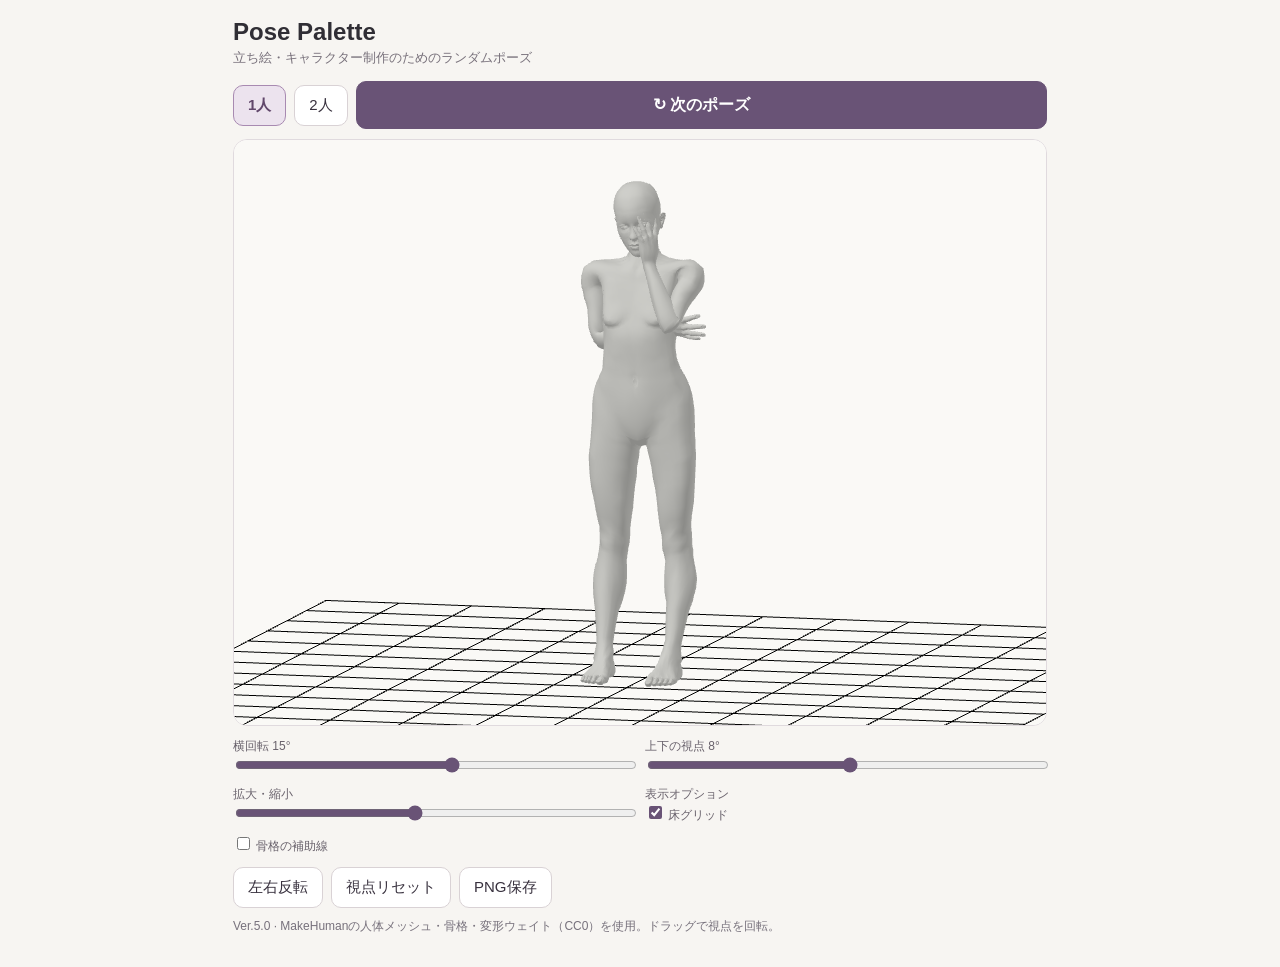
<file: pose-palette/index.html>
<!doctype html><html lang="ja"><head><meta charset="utf-8"><meta name="viewport" content="width=device-width,initial-scale=1"><meta name="robots" content="noindex, nofollow"><title>Pose Palette — 立ち絵ポーズメーカー</title><style>
*{box-sizing:border-box}body{margin:0;background:#f7f5f2;color:#302e35;font:15px -apple-system,BlinkMacSystemFont,'Hiragino Sans',sans-serif}main{max-width:850px;margin:auto;padding:18px}h1{font-size:24px;margin:0 0 3px}p{margin:0 0 14px;color:#78717b;font-size:13px}button,select{font:inherit;border:1px solid #d9d2d5;border-radius:10px;background:white;color:#38313e;padding:10px 14px;cursor:pointer}button.active{background:#ece3ee;border-color:#a88ab1;color:#61476b;font-weight:bold}button.primary{background:#695376;color:#fff;border-color:#695376;font-weight:bold;flex:1}button:active{transform:scale(.98)}.bar{display:flex;gap:8px;align-items:center;flex-wrap:wrap;margin-bottom:10px}.stage{position:relative;border:1px solid #e0dade;border-radius:14px;overflow:hidden;background:#fff}canvas{width:100%;height:clamp(360px,65vh,580px);display:block;touch-action:none}#name{position:absolute;left:12px;top:12px;background:#ffffffde;border-radius:7px;padding:6px 10px;font-size:13px;pointer-events:none}.controls{display:grid;grid-template-columns:1fr 1fr;gap:10px;margin:12px 0}.controls label{font-size:12px;color:#69626c;display:block}.controls input{width:100%;accent-color:#695376}.hint{font-size:12px;color:#77717c;margin-top:9px}button:focus-visible,input:focus-visible{outline:2px solid #856294;outline-offset:2px}@media(max-width:420px){main{padding:10px}button{padding:10px 11px}h1{font-size:21px}}

select{max-width:100%;flex:1;min-width:0}.picker{display:flex;gap:8px;align-items:center;margin:0 0 10px}.picker label{font-size:13px;white-space:nowrap}.stage canvas{height:clamp(320px,60vh,580px)}@media(max-width:420px){.stage canvas{height:clamp(300px,54vh,450px)}}
@media(max-width:600px){main{padding:12px max(12px,env(safe-area-inset-right)) 18px max(12px,env(safe-area-inset-left))}.stage canvas{height:360px;height:clamp(300px,52svh,480px)}button,select{min-height:44px}select{font-size:16px}.bar{gap:6px}.controls{grid-template-columns:minmax(0,1fr) minmax(0,1fr)}.controls input[type=range]{min-height:28px}}#notice{padding:10px;color:#765268;font-size:13px;overflow-wrap:anywhere}#notice[hidden]{display:none}.controls label:last-child{grid-column:1/-1}.bar #random{min-height:48px;font-size:16px}.stage canvas{height:clamp(380px,65vh,650px)}@media(max-width:600px){.stage canvas{height:clamp(330px,56svh,500px)}}</style></head><body><main><h1>Pose Palette</h1><p>立ち絵・キャラクター制作のためのランダムポーズ</p><div class="bar"><button id="one" class="active" aria-pressed="true">1人</button><button id="two" aria-pressed="false">2人</button><button id="random" class="primary" disabled>↻ 次のポーズ</button></div><div class="stage"><canvas id="cv" aria-label="デッサン人形の3Dポーズ"></canvas><p id="notice" role="status">人体モデルを読み込み中…</p></div><noscript>JavaScriptを有効にしてSafariで開いてください。</noscript><div class="controls"><label>横回転 <span id="yv"></span><input id="yaw" type="range" min="-180" max="180" value="15"></label><label>上下の視点 <span id="pv"></span><input id="pitch" type="range" min="-35" max="50" value="8"></label><label>拡大・縮小<input id="zoom" type="range" min="60" max="150" value="100"></label><label>表示オプション<br><input type="checkbox" id="floor" checked style="width:auto"> 床グリッド</label><label><input type="checkbox" id="guides" style="width:auto"> 骨格の補助線</label></div><div class="bar"><button id="mirror" aria-pressed="false">左右反転</button><button id="reset">視点リセット</button><button id="save">PNG保存</button></div><p class="hint">Ver.5.0 · MakeHumanの人体メッシュ・骨格・変形ウェイト（CC0）を使用。ドラッグで視点を回転。</p></main><script>
(()=>{'use strict';
const $=id=>document.getElementById(id),cv=$('cv'),R=Math.PI/180,mobile=matchMedia('(max-width:768px),(pointer:coarse)').matches;
function fail(e){$('notice').hidden=false;$('notice').textContent='表示できません：'+(e&&e.message||e)+'。Safariで再読み込みしてください。';$('random').disabled=true}
window.addEventListener('error',e=>fail(e.error||e.message));
let actualGL=null;try{actualGL=cv.getContext('webgl',{antialias:true,alpha:false,preserveDrawingBuffer:true})}catch(_){}
const ctx2=actualGL?null:cv.getContext('2d');
if(!actualGL&&!ctx2){fail('描画機能非対応');return}
const gl=actualGL||new Proxy({},{get:(o,k)=>k==='getShaderParameter'||k==='getProgramParameter'?()=>true:k==='getAttribLocation'||k==='getUniformLocation'?()=>0:k==='createBuffer'||k==='createProgram'||k==='createShader'?()=>({}):typeof k==='string'&&k===k.toUpperCase()?1:()=>{}});
const add=(a,b)=>a.map((x,i)=>x+b[i]), sub=(a,b)=>a.map((x,i)=>x-b[i]), mul=(a,n)=>a.map(x=>x*n), dot=(a,b)=>a.reduce((s,x,i)=>s+x*b[i],0), cross=(a,b)=>[a[1]*b[2]-a[2]*b[1],a[2]*b[0]-a[0]*b[2],a[0]*b[1]-a[1]*b[0]], norm=a=>Math.hypot(...a), unit=a=>mul(a,1/(norm(a)||1)), mid=(a,b)=>mul(add(a,b),.5), rot=(p,a)=>[p[0]*Math.cos(a)+p[2]*Math.sin(a),p[1],-p[0]*Math.sin(a)+p[2]*Math.cos(a)];
// Each limb is a pair of direction vectors, with constant anatomical segment lengths.
const D=[0,-1,0], F=[0,-.95,.24], U=[0,1,0];
const pose=(la,ra,ll=[D,F],rl=[D,F],lean=[0,0],head=[0,0])=>({la,ra,ll,rl,lean,head});
const S=[
['自然な立ち姿',pose([[-.17,-1,.08],[.10,-1,.12]],[[.17,-1,0],[-.08,-1,.15]])],
['片手を腰に',pose([[-.8,-.6,0],[.9,-.42,.15]],[[.15,-1,0],[.03,-1,.12]],[[-.22,-1,0],[.08,-1,.15]],[[.22,-1,.03],[-.08,-1,.08]],[-.17,0])],
['手を振る',pose([[-.14,-1,.06],[.1,-1,.16]],[[.82,.16,.1],[.12,1,.1]],undefined,undefined,[.08,0])],
['考え込む',pose([[-.42,-.72,.30],[.88,.13,.24]],[[.25,-.82,.34],[-.35,.9,.36]],undefined,undefined,[-.1,.08],[-.16,.12])],
['歩き出す',pose([[-.1,-.9,-.42],[.02,-1,-.1]],[[.1,-.8,.5],[0,-.65,.73]],[[.02,-.8,.64],[0,-.99,.03]],[[.13,-.9,-.37],[0,-.82,-.56]],[.02,.14])],
['走る',pose([[-.13,-.3,.95],[.1,.83,.5]],[[.15,-.55,-.8],[.1,.55,.6]],[[.02,-.44,.9],[0,-.9,-.5]],[[.1,-.65,-.76],[0,.32,-.95]],[.02,.37])],
['腕を広げる',pose([[-.98,.05,.18],[-.95,.12,.2]],[[.98,.05,.18],[.95,.12,.2]],[[-.27,-1,0],[0,-1,.08]],[[.27,-1,0],[0,-1,.08]])],
['指し示す',pose([[-.15,-1,0],[.05,-1,.1]],[[.98,.13,.18],[.99,.08,.1]],undefined,undefined,[.13,0],[.18,0])],
['両手を上げる',pose([[-.48,.88,0],[.1,1,.1]],[[.48,.88,0],[-.1,1,.1]],[[-.14,-1,0],[0,-1,0]],[[.14,-1,0],[0,-1,0]])],
['警戒する',pose([[-.38,-.65,.65],[.15,.72,.7]],[[.42,-.65,.65],[-.12,.72,.7]],[[-.3,-.83,.35],[.05,-.93,-.33]],[[.34,-.9,.25],[-.02,-.95,-.3]],[0,.25])],
['膝をつく',pose([[-.3,-.8,.5],[.1,-.8,.6]],[[.22,-1,0],[-.1,-1,.2]],[[-.10,-.23,.97],[.02,-1,-.10]],[[.2,-.98,-.1],[0,-.06,-1]],[0,.12])],
['お辞儀',pose([[-.14,-1,.1],[.08,-1,.2]],[[.14,-1,.1],[-.08,-1,.2]],undefined,undefined,[0,.87],[0,.34])],
['振り返る',pose([[-.18,-1,-.1],[.06,-1,.1]],[[.30,-.9,.12],[-.15,-.4,.9]],[[-.12,-1,.2],[0,-1,.02]],[[.25,-1,-.1],[0,-1,0]],[.13,.06],[-.27,-.12])],
['跳躍',pose([[-.8,.6,.05],[-.3,.8,.1]],[[.8,.6,.05],[.3,.8,.1]],[[-.3,-.6,.74],[0,-.6,-.8]],[[.3,-.9,-.25],[0,.1,-1]],[0,.1])],
['腕組み',pose([[-.36,-.88,.2],[.96,.13,.23]],[[.36,-.88,.2],[-.96,.25,.34]],undefined,undefined,[.08,0])],
['片手を胸に',pose([[-.25,-.91,.15],[.35,.78,.4]],[[.12,-1,0],[-.03,-1,.1]],undefined,undefined,[-.06,.05])],
['片足に重心',pose([[-.17,-1,.1],[.07,-1,.1]],[[.6,-.78,.08],[-.85,-.35,.1]],[[-.05,-1,0],[0,-1,0]],[[.45,-.85,.18],[-.28,-1,.12]],[-.24,0])],
['腰を落とす',pose([[-.35,-.45,.8],[.2,.55,.8]],[[.35,-.45,.8],[-.2,.55,.8]],[[-.35,-.6,.72],[.12,-.65,-.75]],[[.35,-.6,.72],[-.12,-.65,-.75]],[0,.38])]
];
// Photo-informed gesture revisions: weight shifts, flexion and grounded stances.
S[0][1]=pose([[-.12,-1,.06],[.06,-1,.1]],[[.12,-1,.03],[-.05,-1,.12]],[[0,-1,.02],[0,-1,-.02]],[[.08,-1,.05],[-.03,-1,-.05]]);
S[1][1]=pose([[-.08,-1,.08],[.06,-1,.08]],[[.85,-.5,.05],[-.88,-.35,.23]],[[.18,-.96,.2],[-.08,-1,-.15]],[[0,-1,0],[0,-1,0]],[.10,-.03],[-.13,0]);
S[2][1]=pose([[-.12,-1,.03],[.04,-1,.1]],[[.72,-.38,.25],[.14,1,.06]],[[0,-1,0],[0,-1,0]],[[.18,-.98,.05],[-.08,-1,-.04]],[-.05,0]);
S[3][1]=pose([[-.23,-.92,.24],[.93,.18,.30]],[[.28,-.85,.22],[-.43,.82,.38]],undefined,undefined,[-.04,.02],[-.1,.13]);
S[4][1]=pose([[-.06,-.93,-.32],[.04,-.99,.10]],[[.06,-.9,.43],[-.04,-.78,.63]],[[0,-.92,.39],[0,-.98,-.07]],[[.04,-.91,-.41],[0,-.88,-.48]],[0,.10]);
S[5][1]=pose([[-.05,-.50,.86],[.08,.88,.45]],[[.10,-.65,-.75],[.04,.62,.78]],[[.04,-.35,.94],[0,-.96,-.28]],[[.06,-.84,-.54],[0,.18,-.98]],[0,.40]);
S[8][1]=pose([[-.55,.83,.12],[.13,.98,.03]],[[.55,.83,.12],[-.13,.98,.03]],[[-.09,-1,0],[0,-1,0]],[[.09,-1,0],[0,-1,0]]);
S[9][1]=pose([[-.36,-.78,.49],[.25,.60,.76]],[[.36,-.78,.49],[-.25,.60,.76]],[[-.27,-.90,.33],[.08,-.98,-.18]],[[.30,-.95,.12],[-.08,-.98,-.18]],[0,.19]);
S[10][1]=pose([[-.25,-.80,.55],[.08,-.65,.75]],[[.12,-1,.05],[.02,-1,.15]],[[-.05,-.17,.98],[0,-1,0]],[[.12,-.98,.07],[0,-.05,-1]],[0,.14]);
S[11][1]=pose([[-.11,-1,.08],[.05,-1,.08]],[[.11,-1,.08],[-.05,-1,.08]],undefined,undefined,[0,.58],[0,.20]);
S[12][1]=pose([[-.13,-1,-.06],[.04,-1,.13]],[[.26,-.92,.1],[-.12,-.53,.84]],[[-.04,-1,.05],[0,-1,-.03]],[[.18,-.97,-.06],[-.07,-1,.03]],[.06,.04],[-.22,-.06]);
S[14][1]=pose([[-.27,-.91,.26],[.91,.18,.36]],[[.29,-.91,.26],[-.91,.23,.36]],undefined,undefined,[.04,0]);
S[15][1]=pose([[-.25,-.87,.25],[.39,.79,.47]],[[.10,-1,.04],[-.04,-1,.10]],undefined,undefined,[-.03,.02]);
S[16][1]=pose([[-.09,-1,.08],[.04,-1,.10]],[[.79,-.55,.12],[-.89,-.36,.22]],[[0,-1,0],[0,-1,0]],[[.36,-.91,.24],[-.15,-.96,-.22]],[-.09,0],[.12,0]);
S[17][1]=pose([[-.32,-.57,.75],[.15,.45,.88]],[[.32,-.57,.75],[-.15,.45,.88]],[[-.32,-.51,.80],[.08,-.80,-.59]],[[.32,-.51,.80],[-.08,-.80,-.59]],[0,.42]);
// Pair composition: pose index, position x/z, yaw, optional hand targets in world space.
const conversation=pose([[-.18,-1,0],[.07,-1,.1]],[[.25,-.85,.48],[-.12,.35,.93]],undefined,undefined,[.03,0]);
const pairs=[
['並んで立つ', [0,-.94,0,0],[1,.94,0,0]],
['会話する二人',[-1,-1.30,0,52],[0,1.30,0,-52]],
['手をつなぐ',[0,-.87,0,5],[0,.87,0,-5],['r','l',[0,3.65,.15]]],
['ハイタッチ',[0,-.99,0,35],[0,.99,0,-35],['r','l',[0,5.83,.38]]],
['背中合わせ',[14,-.47,0,-90],[1,.47,0,90]],
['向かい合う',[9,-1.40,0,75],[9,1.40,0,-75]],
['一緒に歩く',[4,-.95,0,10],[4,.95,-.35,10]],
['励ます・手を差し伸べる',[0,-1.02,0,48],[10,.98,0,-45],['r','l',[0,3.45,.38]]],
['ダンスの一場面',[7,-.98,0,30],[6,.98,.15,-30],['r','l',[0,5.25,.45]]],
['二人でポーズ',[2,-1.0,0,-8],[15,1.0,0,10]],
['並んで警戒',[9,-1.03,0,-25],[9,1.03,.15,25]],
['片方が振り返る',[4,-1.03,0,-15],[12,1.03,-.2,25]]
];
let mode=1,index=-1,flip=false, people=[], W=0,H=0,scale=1,origin=[0,0],right,up,cam, faces=[], light=unit([-.5,.9,.6]);
const colors=[[216,216,211],[179,197,209]];
function skeleton(p, pos, angle){
 const weight=p===S[1][1]?1:p===S[16][1]?-1:0;
 const h=[0,0,0], spine=unit([p.lean[0],1,p.lean[1]]), chest=mul(spine,1.67), side=unit([1,-weight*.13,0]), hipSide=unit([1,weight*.15,0]);
 const sh=[add(chest,mul(side,-.69)),add(chest,mul(side,.69))], hip=[mul(hipSide,-.38),mul(hipSide,.38)];
 const chain=(start,ds,a,b)=>{const j=add(start,mul(unit(ds[0]),a));return [start,j,add(j,mul(unit(ds[1]),b))]};
 const arms=[chain(sh[0],p.la,1.05,.96),chain(sh[1],p.ra,1.05,.96)], legs=[chain(hip[0],p.ll,1.65,1.58),chain(hip[1],p.rl,1.65,1.58)];
 const headDir=unit(add(spine,[p.head[0],0,p.head[1]]));const neck=add(chest,mul(spine,.29)),head=add(neck,mul(headDir,.47));
 let dy=.22-Math.min(legs[0][2][1],legs[1][2][1]);if(p===S[10][1])dy=Math.max(.22-legs[0][2][1],.18-legs[1][1][1]);if(p===S[13][1])dy+=.48;
 const trans=a=>add(rot(add(a,[0,dy,0]),angle),pos);
 const s={hips:trans(h),chest:trans(chest),neck:trans(neck),head:trans(head),headDir:rot(headDir,angle),side:rot(side,angle),hipSide:rot(hipSide,angle),front:rot([0,0,1],angle),arms:arms.map(a=>a.map(trans)),legs:legs.map(a=>a.map(trans)),kneeling:p===S[10][1],dynamic:p===S[5][1]||p===S[13][1]};
 // Refine wrist contact rather than letting hands pass through the torso.
 if(p===S[1][1]||p===S[16][1])ik(s,1,trans([.52,.53,.18]),rot([1,-.35,0],angle));
 if(p===S[3][1]){ik(s,1,trans([.10,1.78,.45]),rot([.7,-1,.1],angle));ik(s,0,trans([.32,.93,.33]),rot([-1,-.7,0],angle))}
 if(p===S[14][1]){ik(s,0,trans([.40,1.16,.46]),rot([-1,-1,0],angle));ik(s,1,trans([-.40,1.31,.52]),rot([1,-1,0],angle))}
 if(p===S[15][1])ik(s,0,trans([-.06,1.30,.46]),rot([-1,-1,0],angle));
 if(s.kneeling)ik(s,0,add(s.legs[0][1],rot([-.08,.28,.04],angle)),rot([-1,-.4,0],angle));
 return s;
}
function ik(s,side,target,bias=[0,-1,0]){const a=s.arms[side], root=a[0], v=sub(target,root), dist=Math.min(1.05+.96-.025,Math.max(.13,norm(v))), d=unit(v), end=add(root,mul(d,dist));const along=(1.05**2-.96**2+dist**2)/(2*dist), bend=Math.sqrt(Math.max(0,1.05**2-along**2));let b=sub(bias,mul(d,dot(bias,d)));if(norm(b)<.1)b=sub(s.front,mul(d,dot(s.front,d)));a[1]=add(add(root,mul(d,along)),mul(unit(b),bend));a[2]=end;}
function build(){people=[];if(mode===1){people.push(skeleton(S[index][1],[0,0,0],0));}else{const q=pairs[index];for(const a of q.slice(1,3))people.push(skeleton(a[0]===-1?conversation:S[a[0]][1],[a[1],0,a[2]],a[3]*R));if(q[3]){const [a,b,t]=q[3];const separation=unit(sub(people[1].hips,people[0].hips));const ia=a==='l'?0:1,ib=b==='l'?0:1;const high=q[0]==='ハイタッチ';const dirA=high?unit(add([0,1,0],mul(separation,.12))):separation,dirB=high?unit(add([0,1,0],mul(separation,-.12))):mul(separation,-1);const targetA=high?add(add(t,mul(separation,-.12)),[0,-.24,0]):add(t,mul(separation,-.25)),targetB=high?add(add(t,mul(separation,.12)),[0,-.24,0]):add(t,mul(separation,.25));ik(people[0],ia,targetA);ik(people[1],ib,targetB);people[0].handDirs=[];people[1].handDirs=[];people[0].handDirs[ia]=dirA;people[1].handDirs[ib]=dirB;}}prepare();draw()}
// Each mode has its own shuffle bag. Adding a pose to S or pairs automatically includes it.
const bags={1:[],2:[]}, last={1:-1,2:-1};
function choose(){const n=mode===1?S.length:pairs.length;if(!n)return;let bag=bags[mode];if(!bag.length){bag=Array.from({length:n},(_,i)=>i);for(let i=n-1;i>0;i--){const j=Math.floor(Math.random()*(i+1));[bag[i],bag[j]]=[bag[j],bag[i]]}if(n>1&&bag[n-1]===last[mode])[bag[n-1],bag[0]]=[bag[0],bag[n-1]];bags[mode]=bag}index=bag.pop();last[mode]=index;build()}

let asset=null,meshes=[],frame=0,viewCenter=[0,.5,0],viewHalf=0.62,ready=false;
const quatId=()=>[0,0,0,1];
function qmul(a,b){return [a[3]*b[0]+a[0]*b[3]+a[1]*b[2]-a[2]*b[1],a[3]*b[1]-a[0]*b[2]+a[1]*b[3]+a[2]*b[0],a[3]*b[2]+a[0]*b[1]-a[1]*b[0]+a[2]*b[3],a[3]*b[3]-dot(a.slice(0,3),b.slice(0,3))]}
function qrotate(q,v){const u=q.slice(0,3),t=mul(cross(u,v),2);return add(v,add(mul(t,q[3]),cross(u,t)))}
function qaxis(axis,angle){return [...mul(unit(axis),Math.sin(angle/2)),Math.cos(angle/2)]}
function swing(a,b){a=unit(a);b=unit(b);const d=Math.max(-1,Math.min(1,dot(a,b)));if(d<-.9999){let n=cross(a,[1,0,0]);if(norm(n)<.01)n=cross(a,[0,1,0]);return qaxis(n,Math.PI)}return unit([...cross(a,b),1+d])}
function decode(s,T){const raw=atob(s),u=new Uint8Array(raw.length);for(let i=0;i<raw.length;i++)u[i]=raw.charCodeAt(i);return new T(u.buffer)}
function shader(type,src){let x=gl.createShader(type);gl.shaderSource(x,src);gl.compileShader(x);if(!gl.getShaderParameter(x,gl.COMPILE_STATUS))throw Error(gl.getShaderInfoLog(x));return x}
const prog=gl.createProgram();gl.attachShader(prog,shader(gl.VERTEX_SHADER,'attribute vec3 pos;attribute vec3 normal;uniform vec3 center,side,up,front;uniform vec2 halfSize;varying vec3 n;void main(){vec3 d=pos-center;gl_Position=vec4(dot(d,side)/halfSize.x,dot(d,up)/halfSize.y,-dot(d,front)/4.0,1.0);n=vec3(dot(normal,side),dot(normal,up),dot(normal,front));}'));gl.attachShader(prog,shader(gl.FRAGMENT_SHADER,'precision mediump float;varying vec3 n;uniform vec3 tint;uniform float unlit;void main(){vec3 N=normalize(n);float l=.60+.29*max(0.0,dot(N,normalize(vec3(-.5,.8,.8))))+.11*max(0.0,dot(N,normalize(vec3(.7,.1,-.5))));gl_FragColor=vec4(tint*mix(l,1.0,unlit),1.0);}'));gl.linkProgram(prog);if(!gl.getProgramParameter(prog,gl.LINK_STATUS)){fail(gl.getProgramInfoLog(prog));return}gl.useProgram(prog);
const attr={pos:gl.getAttribLocation(prog,'pos'),normal:gl.getAttribLocation(prog,'normal')},u={};for(const k of ['center','side','up','front','halfSize','tint','unlit'])u[k]=gl.getUniformLocation(prog,k);
const buf=()=>gl.createBuffer();const indexBuf=buf(),lineBuf=buf(),lineNormal=buf();
function bindAttr(loc,buffer,data){gl.bindBuffer(gl.ARRAY_BUFFER,buffer);if(data)gl.bufferData(gl.ARRAY_BUFFER,data,gl.DYNAMIC_DRAW);gl.enableVertexAttribArray(loc);gl.vertexAttribPointer(loc,3,gl.FLOAT,false,0,0)}
function makeNormals(p,ind){const n=new Float32Array(p.length);for(let i=0;i<ind.length;i+=3){const a=ind[i]*3,b=ind[i+1]*3,c=ind[i+2]*3,ab=[p[b]-p[a],p[b+1]-p[a+1],p[b+2]-p[a+2]],ac=[p[c]-p[a],p[c+1]-p[a+1],p[c+2]-p[a+2]],v=cross(ab,ac);for(const k of [a,b,c])for(let j=0;j<3;j++)n[k+j]+=v[j]}for(let i=0;i<n.length;i+=3){const d=Math.hypot(n[i],n[i+1],n[i+2])||1;n[i]/=d;n[i+1]/=d;n[i+2]/=d}return n}
function skin(s,slot){
 const {bones,positions,indices,joints,weights,count}=asset;const byName=Object.fromEntries(bones.map((b,i)=>[b[0],i])),trans=[],rots=[],target={};
 const yaw=Math.atan2(s.front[0],s.front[2]),rootQ=qaxis([0,1,0],yaw),torso=unit(sub(s.chest,s.hips)),headDir=s.headDir;
 target.spine03=torso;target.neck01=unit(add(torso,headDir));target.head=headDir;
 for(let k=0;k<2;k++){const side=k===0?'R':'L',a=s.arms[k],l=s.legs[k];target['upperarm01.'+side]=sub(a[1],a[0]);target['lowerarm01.'+side]=sub(a[2],a[1]);target['wrist.'+side]=(s.handDirs&&s.handDirs[k])||sub(a[2],a[1]);target['upperleg01.'+side]=sub(l[1],l[0]);target['lowerleg01.'+side]=sub(l[2],l[1]);}
 // Rotation is relative to the bind pose; skin weights smoothly deform the actual human mesh.
 for(let i=0;i<bones.length;i++){
 const [name,parent,h,t]=bones[i];let q=parent<0?rootQ:rots[parent],origin=parent<0?qrotate(q,h):add(trans[parent],qrotate(q,sub(h,bones[parent][2])));
 if(target[name]){
 let end=t;
 const childName=name.startsWith('upperarm01.')?name.replace('upperarm01','lowerarm01'):name.startsWith('lowerarm01.')?name.replace('lowerarm01','wrist'):name.startsWith('upperleg01.')?name.replace('upperleg01','lowerleg01'):name.startsWith('lowerleg01.')?name.replace('lowerleg01','foot'):null;
 if(childName)end=bones[byName[childName]][2];
 let dir=target[name];
 if(name.startsWith('wrist.')){const k=name.endsWith('.R')?0:1;const elbow=s.arms[k][1],wrist=s.arms[k][2];dir=(s.handDirs&&s.handDirs[k])||sub(wrist,elbow)}
 q=qmul(swing(qrotate(q,sub(end,h)),dir),q);
 }
 if(name.startsWith('foot.')){
 const k=name.endsWith('.R')?0:1;const shin=unit(sub(s.legs[k][2],s.legs[k][1]));let forward=s.front;if(s.kneeling&&k===1||s.dynamic&&shin[1]>-.6)forward=unit(add(mul(shin,.65),mul(s.front,.7)));
 const rest=sub(t,h),restDir=qrotate(rootQ,rest),flatDir=add(mul(forward,Math.hypot(restDir[0],restDir[2])),[0,restDir[1],0]);q=qmul(swing(qrotate(rootQ,rest),flatDir),rootQ);
 }
 rots[i]=q;trans[i]=origin;
 }
 // Precompute rigid bone matrices (3x3 plus translation) for weighted skinning.
 const mats=bones.map((b,i)=>{const q=rots[i],x=qrotate(q,[1,0,0]),y=qrotate(q,[0,1,0]),z=qrotate(q,[0,0,1]),o=sub(trans[i],qrotate(q,b[2]));return [x,y,z,o].flat()});
 const out=new Float32Array(positions.length);let low=Infinity;
 for(let i=0;i<count;i++){let k=i*3,x=positions[k],y=positions[k+1],z=positions[k+2],xx=0,yy=0,zz=0,total=0;for(let j=0;j<4;j++){const w=weights[i*4+j]/65535;if(!w)continue;const m=mats[joints[i*4+j]];xx+=(m[0]*x+m[3]*y+m[6]*z+m[9])*w;yy+=(m[1]*x+m[4]*y+m[7]*z+m[10])*w;zz+=(m[2]*x+m[5]*y+m[8]*z+m[11])*w;total+=w}out[k]=xx/total;out[k+1]=yy/total;out[k+2]=zz/total;low=Math.min(low,out[k+1])}
 const shift=[s.hips[0]/6.2,-low+(s.dynamic&&s.legs[0][2][1]>.5?.065:0),s.hips[2]/6.2];for(let i=0;i<out.length;i+=3){out[i]+=shift[0];out[i+1]+=shift[1];out[i+2]+=shift[2]}
 const m=meshes[slot]||{pbuf:buf(),nbuf:buf()};m.pos=out;m.nor=makeNormals(out,indices);m.joints=trans.map(p=>add(p,shift));bindAttr(attr.pos,m.pbuf,m.pos);bindAttr(attr.normal,m.nbuf,m.nor);meshes[slot]=m;
}
function refinePair(){
 if(mode!==2||!pairs[index][3])return;
 const p=pairs[index],high=p[0]==='ハイタッチ',dance=p[0]==='ダンスの一場面',encourage=p[0]==='励ます・手を差し伸べる';
 const which=p[3].slice(0,2).map(x=>x==='l'?0:1),names=which.map(x=>x===0?'R':'L'),get=(n)=>asset.bones.findIndex(b=>b[0]===n);
 const shoulders=names.map((n,i)=>meshes[i].joints[get('upperarm01.'+n)]),sep=unit(sub(people[1].hips,people[0].hips)),forward=unit(add(people[0].front,people[1].front)),midpoint=mid(shoulders[0],shoulders[1]);
 let contact=add(midpoint,add([0,high?.105:dance?-.075:encourage?-.11:-.23,0],mul(forward,high?.07:.055)));
 for(let i=0;i<2;i++){
 const person=people[i],k=which[i],n=names[i],shoulder=shoulders[i],a=person.arms[k],u=asset.bones[get('upperarm01.'+n)][2],e=asset.bones[get('lowerarm01.'+n)][2],w=asset.bones[get('wrist.'+n)][2],l1=norm(sub(e,u)),l2=norm(sub(w,e));
 const inward=mul(sep,i===0?1:-1),hd=high?unit(add([0,1,0],mul(inward,.09))):dance?unit(add(inward,[0,.12,0])):unit(add(mul(inward,.72),[0,-.7,0]));
 const wristTarget=sub(contact,mul(hd,high?.065:.055)),dv=sub(wristTarget,shoulder),dist=Math.min(l1+l2-.008,Math.max(.045,norm(dv))),dir=unit(dv);
 const along=(l1*l1-l2*l2+dist*dist)/(2*dist),bend=Math.sqrt(Math.max(0,l1*l1-along*along));
 let bias=add([0,-1,0],mul(forward,.22));if(high)bias=add([0,-.65,0],mul(inward,-.8));let pole=sub(bias,mul(dir,dot(dir,bias)));if(norm(pole)<.01)pole=cross(dir,forward);
 const elbow=add(add(shoulder,mul(dir,along)),mul(unit(pole),bend)),wrist=add(shoulder,mul(dir,dist));
 a[1]=add(a[0],mul(unit(sub(elbow,shoulder)),1.05));a[2]=add(a[1],mul(unit(sub(wrist,elbow)),.96));person.handDirs[k]=hd;
 }
 people.forEach(skin);
}
function prepare(){if(!asset)return;people.forEach(skin);refinePair();let min=[Infinity,Infinity,Infinity],max=[-Infinity,-Infinity,-Infinity];for(let k=0;k<people.length;k++){let p=meshes[k].pos;for(let i=0;i<p.length;i+=3)for(let j=0;j<3;j++){min[j]=Math.min(min[j],p[i+j]);max[j]=Math.max(max[j],p[i+j])}}viewCenter=mid(min,max);viewHalf=Math.max(.57,(max[1]-min[1])*.60,Math.hypot(max[0]-min[0],max[2]-min[2])*.52)}
function lines(data,tint){if(!data.length)return;const arr=new Float32Array(data);bindAttr(attr.pos,lineBuf,arr);bindAttr(attr.normal,lineNormal,new Float32Array(arr.length));gl.uniform3fv(u.tint,tint);gl.uniform1f(u.unlit,1);gl.drawArrays(gl.LINES,0,arr.length/3)}
function renderCPU(side,up,front,half,aspect){
 const w=cv.width,h=cv.height;if(!w||!h)return;const im=ctx2.createImageData(w,h),pix=im.data,zbuf=new Float32Array(w*h).fill(-Infinity),sx=w/(2*half*aspect),sy=h/(2*half);
 for(let i=0;i<pix.length;i+=4){pix[i]=250;pix[i+1]=249;pix[i+2]=246;pix[i+3]=255}
 for(let k=0;k<people.length;k++){
 const m=meshes[k],p=m.pos,n=m.nor,proj=new Float32Array(asset.count*4),tint=k===0?[232,232,227]:[184,209,227],l1=unit([-.5,.8,.8]),l2=unit([.7,.1,-.5]);
 for(let i=0,j=0;i<p.length;i+=3,j+=4){const x=p[i]-viewCenter[0],y=p[i+1]-viewCenter[1],z=p[i+2]-viewCenter[2];proj[j]=w*.5+(x*side[0]+y*side[1]+z*side[2])*sx;proj[j+1]=h*.5-(x*up[0]+y*up[1]+z*up[2])*sy;proj[j+2]=x*front[0]+y*front[1]+z*front[2];const nx=n[i],ny=n[i+1],nz=n[i+2],nn=[nx*side[0]+ny*side[1]+nz*side[2],nx*up[0]+ny*up[1]+nz*up[2],nx*front[0]+ny*front[1]+nz*front[2]];proj[j+3]=.60+.29*Math.max(0,dot(nn,l1))+.11*Math.max(0,dot(nn,l2))}
 const ind=asset.indices;for(let i=0;i<ind.length;i+=3){const a=ind[i]*4,b=ind[i+1]*4,c=ind[i+2]*4,ax=proj[a],ay=proj[a+1],bx=proj[b],by=proj[b+1],cx=proj[c],cy=proj[c+1],den=(by-cy)*(ax-cx)+(cx-bx)*(ay-cy);if(Math.abs(den)<.0001)continue;
 const xmin=Math.max(0,Math.floor(Math.min(ax,bx,cx))),xmax=Math.min(w-1,Math.ceil(Math.max(ax,bx,cx))),ymin=Math.max(0,Math.floor(Math.min(ay,by,cy))),ymax=Math.min(h-1,Math.ceil(Math.max(ay,by,cy)));
 for(let y=ymin;y<=ymax;y++)for(let x=xmin;x<=xmax;x++){const u=((by-cy)*(x-cx)+(cx-bx)*(y-cy))/den,v=((cy-ay)*(x-cx)+(ax-cx)*(y-cy))/den,t=1-u-v;if(u<0||v<0||t<0)continue;const depth=u*proj[a+2]+v*proj[b+2]+t*proj[c+2],id=y*w+x;if(depth<=zbuf[id])continue;zbuf[id]=depth;const l=u*proj[a+3]+v*proj[b+3]+t*proj[c+3];pix[id*4]=tint[0]*l;pix[id*4+1]=tint[1]*l;pix[id*4+2]=tint[2]*l;}
 }
 }
 ctx2.putImageData(im,0,0);
 const screen=p=>{const d=sub(p,viewCenter);return [w*.5+dot(d,side)*sx,h*.5-dot(d,up)*sy]};
 if($('floor').checked){ctx2.strokeStyle='#d7d3cf';ctx2.lineWidth=.6;const line=(a,b)=>{const A=screen(a),B=screen(b),steps=Math.max(1,Math.ceil(Math.hypot(B[0]-A[0],B[1]-A[1])));ctx2.beginPath();let open=false;for(let i=0;i<=steps;i++){const t=i/steps,x=A[0]+(B[0]-A[0])*t,y=A[1]+(B[1]-A[1])*t,ix=Math.round(x),iy=Math.round(y),d=dot(sub(add(a,mul(sub(b,a),t)),viewCenter),front);if(ix>=0&&ix<w&&iy>=0&&iy<h&&d>=zbuf[iy*w+ix]){if(!open){ctx2.moveTo(x,y);open=true}else ctx2.lineTo(x,y)}else open=false}ctx2.stroke()};for(let i=-6;i<=6;i++){const x=i*.15;line([x,-.005,-.9],[x,-.005,.9]);line([-.9,-.005,x],[.9,-.005,x])}}
 if($('guides').checked){ctx2.strokeStyle='#527187';ctx2.lineWidth=1;for(let k=0;k<people.length;k++){const j=meshes[k].joints;ctx2.beginPath();asset.bones.forEach((b,i)=>{if(b[1]>=0){ctx2.moveTo(...screen(j[b[1]]));ctx2.lineTo(...screen(j[i]))}});ctx2.stroke();for(const p of j){const [x,y]=screen(p);ctx2.beginPath();ctx2.arc(x,y,2.4,0,Math.PI*2);ctx2.stroke()}}}
 $('notice').hidden=true;
}
function render(){if(!asset||!people.length||!W||!H)return;gl.viewport(0,0,cv.width,cv.height);gl.clearColor(.98,.975,.965,1);gl.clear(gl.COLOR_BUFFER_BIT|gl.DEPTH_BUFFER_BIT);gl.enable(gl.DEPTH_TEST);gl.disable(gl.CULL_FACE);
 const yaw=+$('yaw').value*R,pitch=+$('pitch').value*R,front=[Math.sin(yaw)*Math.cos(pitch),Math.sin(pitch),Math.cos(yaw)*Math.cos(pitch)],side=[Math.cos(yaw),0,-Math.sin(yaw)],up=cross(front,side);
 if(flip)side.splice(0,3,...mul(side,-1));const aspect=W/H,zoom=+$('zoom').value/100;let spanX=0,spanY=0;for(let k=0;k<people.length;k++){const p=meshes[k].pos;for(let i=0;i<p.length;i+=3){const x=p[i]-viewCenter[0],y=p[i+1]-viewCenter[1],z=p[i+2]-viewCenter[2];spanX=Math.max(spanX,Math.abs(x*side[0]+y*side[1]+z*side[2]));spanY=Math.max(spanY,Math.abs(x*up[0]+y*up[1]+z*up[2]));}}const half=Math.max(spanY,spanX/aspect)*1.15/zoom;if(ctx2){$('yv').textContent=$('yaw').value+'°';$('pv').textContent=$('pitch').value+'°';renderCPU(side,up,front,half,aspect);return}
 gl.uniform3fv(u.center,viewCenter);gl.uniform3fv(u.side,side);gl.uniform3fv(u.up,up);gl.uniform3fv(u.front,front);gl.uniform2f(u.halfSize,half*aspect,half);$('yv').textContent=$('yaw').value+'°';$('pv').textContent=$('pitch').value+'°';
 if($('floor').checked){let l=[];for(let i=-6;i<=6;i++){let x=i*.15;l.push(x,-.005,-.9,x,-.005,.9,-.9,-.005,x,.9,-.005,x)}lines(l,[.83,.82,.80])}
 gl.uniform1f(u.unlit,0);gl.bindBuffer(gl.ELEMENT_ARRAY_BUFFER,indexBuf);for(let i=0;i<people.length;i++){const m=meshes[i];bindAttr(attr.pos,m.pbuf);bindAttr(attr.normal,m.nbuf);gl.uniform3fv(u.tint,i===0?[.91,.91,.89]:[.72,.82,.89]);gl.drawElements(gl.TRIANGLES,asset.indices.length,gl.UNSIGNED_SHORT,0)}
 if($('guides').checked){gl.disable(gl.DEPTH_TEST);for(let k=0;k<people.length;k++){let l=[],j=meshes[k].joints;asset.bones.forEach((b,i)=>{if(b[1]>=0)l.push(...j[b[1]],...j[i]);let p=j[i],r=.012;l.push(...add(p,mul(side,-r)),...add(p,mul(side,r)),...add(p,mul(up,-r)),...add(p,mul(up,r)))});lines(l,[.30,.40,.50])}gl.enable(gl.DEPTH_TEST)}
 $('notice').hidden=true;
}
function draw(){if(!frame)frame=requestAnimationFrame(()=>{frame=0;render()})}
function resize(){const b=cv.getBoundingClientRect(),d=Math.min(ctx2?1:mobile?1.5:2,devicePixelRatio||1);W=Math.round(b.width);H=Math.round(b.height);if(!W||!H)return;cv.width=Math.round(W*d);cv.height=Math.round(H*d);draw()}
function setMode(m){if(!ready||m===mode)return;mode=m;for(const [id,v] of [['one',1],['two',2]]){$(id).classList.toggle('active',m===v);$(id).setAttribute('aria-pressed',m===v)}choose()}
$('one').onclick=()=>setMode(1);$('two').onclick=()=>setMode(2);$('random').onclick=()=>{if(ready)choose()};$('mirror').onclick=()=>{flip=!flip;$('mirror').setAttribute('aria-pressed',String(flip));$('mirror').classList.toggle('active',flip);draw()};$('reset').onclick=()=>{$('yaw').value=15;$('pitch').value=8;$('zoom').value=100;flip=false;$('mirror').setAttribute('aria-pressed','false');$('mirror').classList.remove('active');draw()};for(const id of ['yaw','pitch','zoom','floor','guides'])$(id).oninput=draw;
let drag=null;cv.addEventListener('pointerdown',e=>{drag=[e.clientX,e.clientY,+$('yaw').value,+$('pitch').value];try{cv.setPointerCapture(e.pointerId)}catch(_){}});cv.addEventListener('pointermove',e=>{if(!drag)return;$('yaw').value=((drag[2]+(e.clientX-drag[0])*.7+540)%360)-180;$('pitch').value=Math.max(-35,Math.min(50,drag[3]+(e.clientY-drag[1])*.45));draw()});for(const ev of ['pointerup','pointercancel','lostpointercapture'])cv.addEventListener(ev,()=>drag=null);
$('save').onclick=()=>{if(!ready)return;render();const a=document.createElement('a');a.download='pose-'+Date.now()+'.png';a.href=cv.toDataURL('image/png');a.click()};
cv.addEventListener('webglcontextlost',e=>{e.preventDefault();fail('描画メモリ不足')});
if(typeof ResizeObserver!=='undefined')new ResizeObserver(resize).observe(cv);window.addEventListener('resize',resize);window.addEventListener('pageshow',resize);resize();
async function init(){try{const response=await fetch('./anatomy-v5.json');if(!response.ok)throw Error('人体データの取得に失敗 ('+response.status+')');const a=await response.json();asset={...a,positions:decode(a.positions,Float32Array),indices:decode(a.indices,Uint16Array),joints:decode(a.joints,Uint8Array),weights:decode(a.weights,Uint16Array)};gl.bindBuffer(gl.ELEMENT_ARRAY_BUFFER,indexBuf);gl.bufferData(gl.ELEMENT_ARRAY_BUFFER,asset.indices,gl.STATIC_DRAW);ready=true;$('random').disabled=false;choose();resize();}catch(e){fail(e)}}
init();
})();</script></body></html>
</file>
<file: style.css>
:root{--ink:#242424;--muted:#747474;--line:#dedbd5;--paper:#fbfaf8;--soft:#f1eee9;--accent:#a65b57}*{box-sizing:border-box}html{scroll-behavior:smooth}body{margin:0;background:var(--paper);color:var(--ink);font-family:-apple-system,BlinkMacSystemFont,'Hiragino Kaku Gothic ProN','Yu Gothic',sans-serif;line-height:1.8}.header{height:74px;padding:0 5vw;display:flex;align-items:center;justify-content:space-between;border-bottom:1px solid var(--line);position:sticky;top:0;background:rgba(251,250,248,.94);backdrop-filter:blur(10px);z-index:5}.logo{font:600 13px/1 Arial;letter-spacing:.18em;color:var(--ink);text-decoration:none}.header nav{display:flex;gap:24px}.header nav a{font:500 11px/1 Arial;letter-spacing:.1em;color:var(--muted);text-decoration:none}.hero{min-height:calc(100vh - 74px);display:grid;grid-template-columns:42% 58%;align-items:center;max-width:1400px;margin:auto;padding:7vw 5vw}.hero-copy{padding-right:4vw}.eyebrow{font:600 11px/1 Arial;letter-spacing:.2em;color:var(--accent)}h1{font-family:serif;font-size:clamp(42px,5.2vw,76px);font-weight:400;letter-spacing:.06em;margin:.25em 0;white-space:nowrap}.lead{font-family:serif;font-size:clamp(20px,2.2vw,31px);line-height:1.8;margin:0 0 22px}.sub{font-size:13px;color:var(--muted);margin-bottom:34px}.hero-art{height:72vh;min-height:500px;display:flex;align-items:center;justify-content:center;overflow:hidden;background:var(--soft)}.hero-art img{width:100%;height:100%;object-fit:contain}.button{display:inline-block;padding:13px 28px;border:1px solid var(--ink);color:var(--ink);text-decoration:none;font-size:13px;letter-spacing:.08em}.section{padding:110px 7vw;max-width:1400px;margin:auto}.soft{max-width:none;background:var(--soft);padding-left:max(7vw,calc((100vw - 1400px)/2 + 7vw));padding-right:max(7vw,calc((100vw - 1400px)/2 + 7vw))}.section-head{display:flex;gap:20px;align-items:flex-start;border-bottom:1px solid var(--line);padding-bottom:22px}.section-head>p{font:500 11px Arial;color:var(--accent);margin:8px 0}.section-head h2{font:400 clamp(30px,4vw,50px) serif;letter-spacing:.08em;margin:0;line-height:1.2}.section-head span{font-size:12px;color:var(--muted)}.intro{max-width:620px;margin:35px 0 55px;color:#555}.gallery{display:grid;grid-template-columns:repeat(3,1fr);gap:18px}.gallery figure{margin:0;background:#fff;min-height:430px;display:flex;flex-direction:column}.gallery figure.wide{grid-column:span 2}.gallery img{width:100%;height:420px;object-fit:contain;padding:20px}.gallery figcaption{border-top:1px solid var(--line);padding:12px 15px;font:500 11px Arial;letter-spacing:.08em;color:var(--muted)}.manga-grid{display:grid;grid-template-columns:1fr 1fr;gap:30px}.manga-grid article{background:var(--paper);padding:18px}.placeholder{aspect-ratio:4/3;background:#e4dfd8;display:flex;flex-direction:column;align-items:center;justify-content:center;text-align:center;padding:30px}.placeholder.second{background:#e8e2dc}.placeholder strong{font-family:serif;font-size:26px}.placeholder span{margin-top:10px}.placeholder small{color:var(--muted)}.manga-grid h3{font-family:serif;font-size:22px;margin-bottom:0}.manga-grid p{color:var(--muted);font-size:14px}.note{font-size:11px;color:var(--muted);margin-top:20px}.works{display:grid;grid-template-columns:repeat(3,1fr);gap:0;border-top:1px solid var(--line);margin-top:45px}.works>div{padding:30px;border-bottom:1px solid var(--line);border-right:1px solid var(--line)}.works h3{font-family:serif;font-weight:400}.works p{font-size:13px;color:var(--muted)}.about-grid{display:grid;grid-template-columns:1fr 2fr;gap:70px;margin-top:45px}.about-grid h3{font:400 30px serif;margin:0}.about-grid p{color:#555}.contact{max-width:none;text-align:center;background:#2d2b2a;color:#f8f6f2;padding:120px 7vw}.contact h2{font:400 clamp(34px,5vw,58px) serif;margin:.4em}.contact .button{margin:25px}.button.light{border-color:#f8f6f2;color:#f8f6f2}.personal{font-size:12px;color:#bbb}.personal a{color:#eee}footer{display:flex;justify-content:space-between;padding:28px 5vw;font-size:11px;color:var(--muted)}footer a{color:inherit;text-decoration:none}@media(max-width:800px){.header nav a:not(:last-child){display:none}.hero{grid-template-columns:1fr;padding-top:55px}.hero-copy{padding:0 0 45px}.hero-art{height:55vh;min-height:360px}.section{padding:80px 6vw}.gallery{grid-template-columns:1fr 1fr}.gallery figure.wide{grid-column:span 2}.gallery img{height:330px}.manga-grid,.works,.about-grid{grid-template-columns:1fr}.works>div{border-right:0}.about-grid{gap:15px}}@media(max-width:520px){.gallery{grid-template-columns:1fr}.gallery figure.wide{grid-column:auto}.gallery img{height:390px}.header{padding:0 20px}.hero{padding-left:20px;padding-right:20px}}

.manga-project{margin-top:36px}.manga-pages{display:grid;grid-template-columns:repeat(5,1fr);gap:12px;align-items:start}.manga-pages img,.manga-single{width:100%;height:auto;display:block;background:#fff}.manga-project h3{margin:18px 0 6px}.manga-project p{margin:0;color:#777}.manga-single{max-width:720px;margin:0 auto}.atmos{margin-top:64px}@media(max-width:800px){.manga-pages{grid-template-columns:repeat(2,1fr)}.manga-pages img:last-child{grid-column:1/-1;max-width:50%;justify-self:center}}

.works-gallery{display:grid;grid-template-columns:repeat(3,1fr);gap:22px;margin-top:45px}.works-gallery figure{margin:0;background:#fff;border:1px solid var(--line);display:flex;flex-direction:column}.works-gallery img{width:100%;height:300px;object-fit:contain;padding:18px;background:#fff}.works-gallery figcaption{padding:15px 18px;border-top:1px solid var(--line);display:flex;flex-direction:column}.works-gallery figcaption strong{font:500 12px Arial;letter-spacing:.06em}.works-gallery figcaption span{font-size:12px;color:var(--muted);margin-top:4px}.works-info{display:grid;grid-template-columns:repeat(3,1fr);gap:0;border-top:1px solid var(--line);margin-top:48px}.works-info>div{padding:30px;border-bottom:1px solid var(--line);border-right:1px solid var(--line)}.works-info h3{font-family:serif;font-weight:400}.works-info p{font-size:13px;color:var(--muted)}@media(max-width:800px){.works-gallery{grid-template-columns:1fr 1fr}.works-gallery figure:last-child{grid-column:1/-1}.works-info{grid-template-columns:1fr}.works-info>div{border-right:0}}@media(max-width:520px){.works-gallery{grid-template-columns:1fr}.works-gallery figure:last-child{grid-column:auto}.works-gallery img{height:auto;max-height:360px}}

@media(max-width:520px){h1{font-size:clamp(38px,13vw,58px);letter-spacing:.03em}}

/* PC: keep WORKS visually secondary to Illustration / Manga */
@media(min-width:801px){.works-gallery img{height:210px;padding:14px}.works-gallery figcaption{padding:12px 15px}}
</file>
